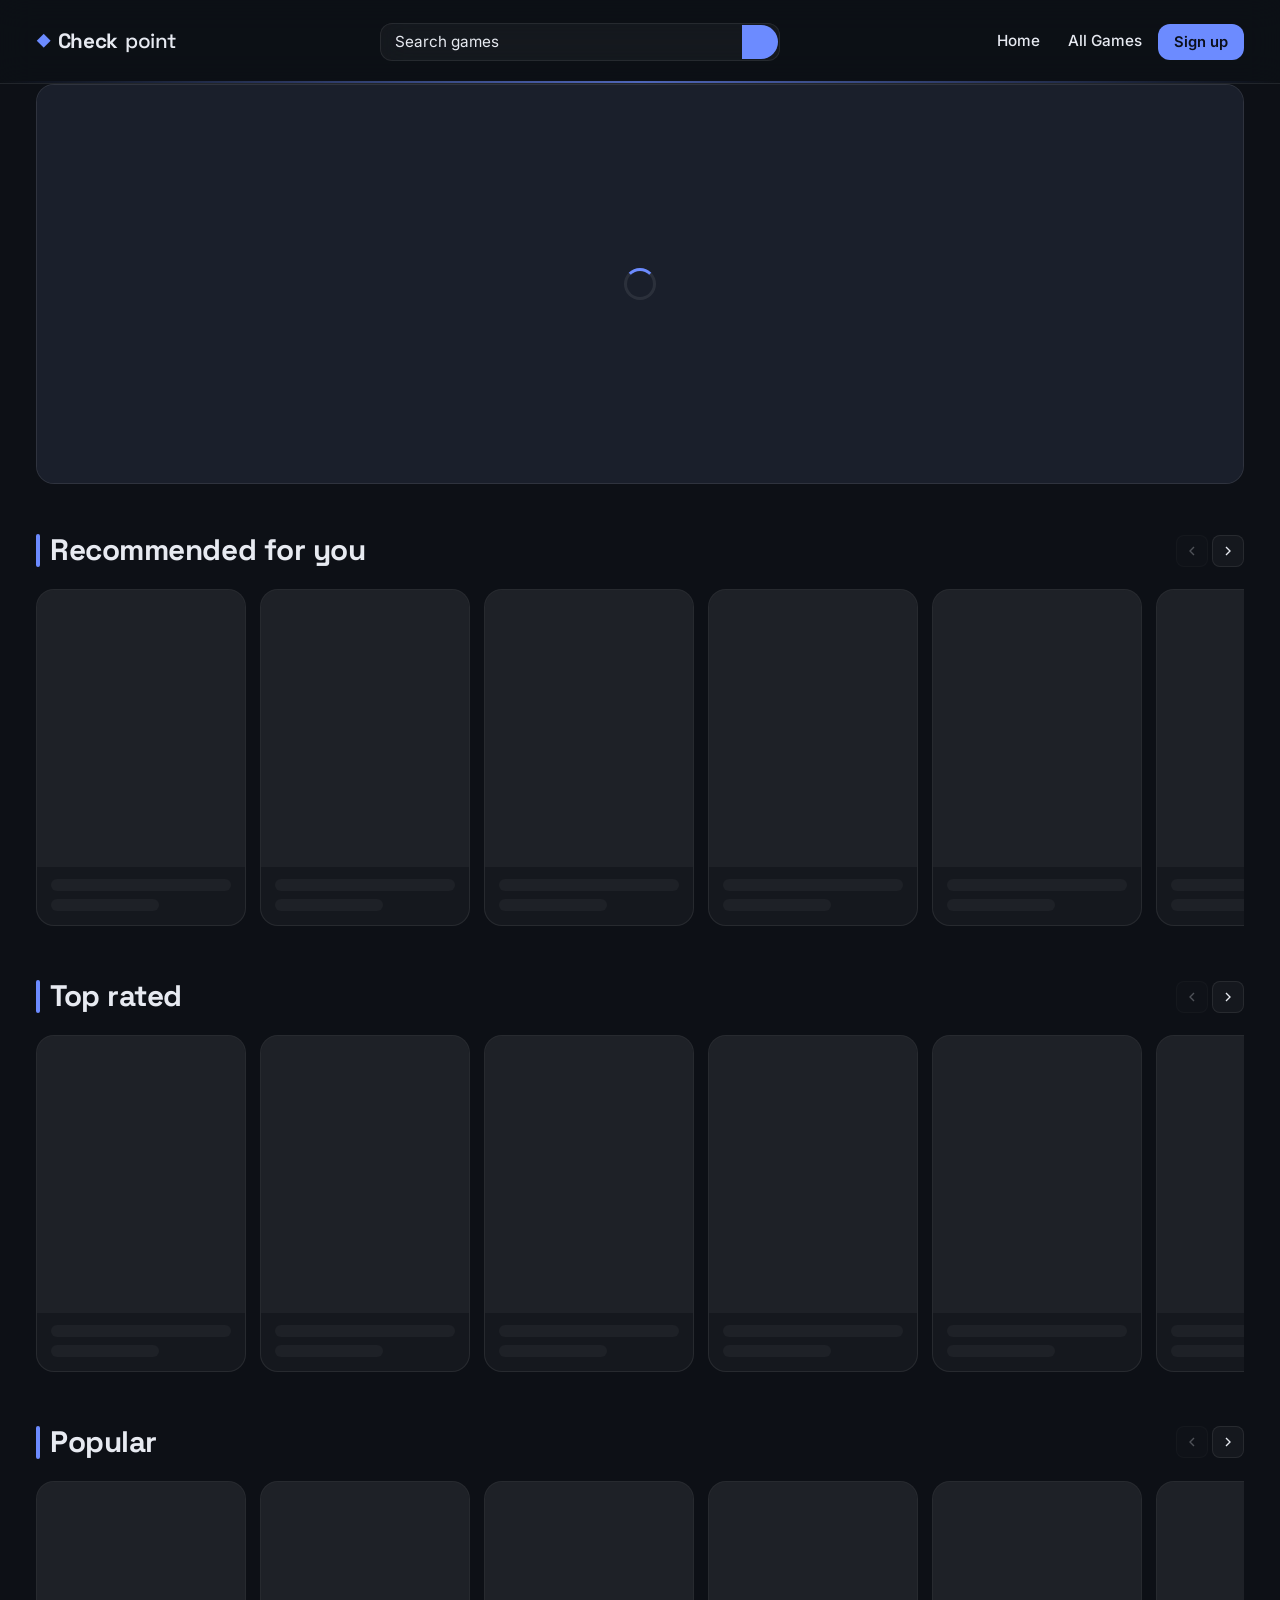
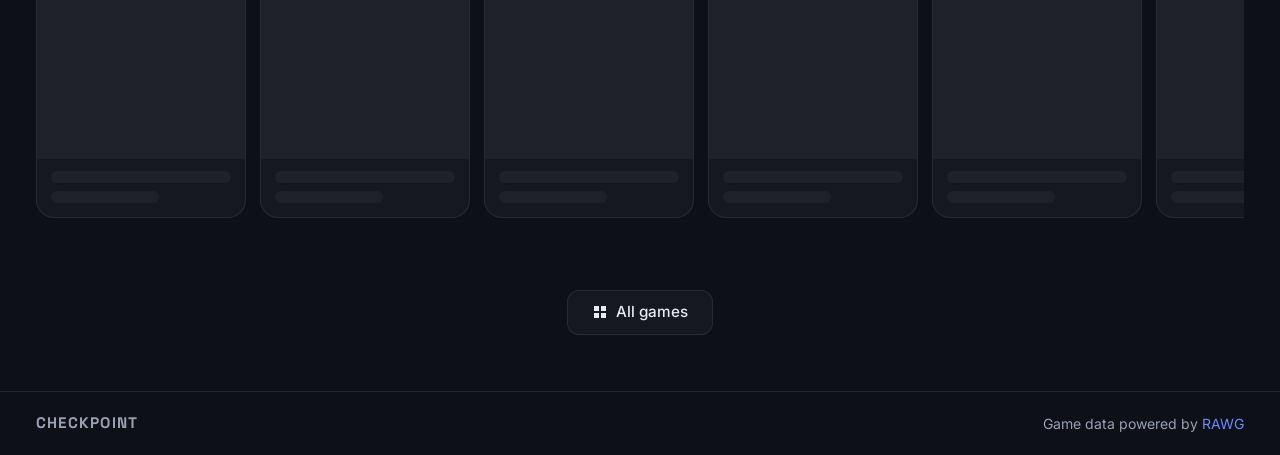
<file: index.html>
<!DOCTYPE html>
<html lang="en">
<head>
  <meta charset="UTF-8">
  <meta name="viewport" content="width=device-width, initial-scale=1.0">
  <title>Checkpoint - Game Reviews &amp; Ratings</title>
  <link rel="preconnect" href="https://fonts.googleapis.com">
  <link rel="preconnect" href="https://fonts.gstatic.com" crossorigin>
  <link href="https://fonts.googleapis.com/css2?family=Inter:wght@400;500;600;700;800&family=Space+Grotesk:wght@500;700&display=swap" rel="stylesheet">
  <link rel="stylesheet" href="css/styles.css">
  <link rel="stylesheet" href="css/theme.css">
  <link rel="icon" type="image/svg+xml" href="favicon.svg?v=2">
  <meta name="theme-color" content="#0d1016">
</head>
<body>
  <header>
    <div class="container">
      <a href="index.html" class="site-logo">Check<span>point</span></a>
      <div class="search-bar" role="search">
        <label for="search-input" class="sr-only" style="position:absolute;width:1px;height:1px;overflow:hidden;clip:rect(0,0,0,0);">Search games</label>
        <input type="search" id="search-input" placeholder="Search games" autocomplete="off">
        <button type="button" id="search-clear" class="search-clear" aria-label="Clear search" style="display:none;">&times;</button>
        <button type="button" id="search-btn" class="search-btn" aria-label="Search"><svg class="search-btn__icon" xmlns="http://www.w3.org/2000/svg" width="18" height="18" viewBox="0 0 24 24" fill="none" stroke="currentColor" stroke-width="2.5" stroke-linecap="round" stroke-linejoin="round" aria-hidden="true"><circle cx="11" cy="11" r="8"/><line x1="21" y1="21" x2="16.65" y2="16.65"/></svg></button>
      </div>
      <button type="button" id="nav-toggle" class="nav-toggle" aria-label="Menu" aria-expanded="false" aria-controls="main-nav">
        <span class="nav-toggle__bar"></span>
        <span class="nav-toggle__bar"></span>
        <span class="nav-toggle__bar"></span>
      </button>
      <nav id="main-nav" class="main-nav" aria-label="Main navigation">
        <a href="index.html" class="main-nav__link">Home</a>
        <a href="games.html" class="main-nav__link">All Games</a>

        <div id="auth-user-badge" class="auth-user-badge" style="display:none;">
          <button type="button" class="auth-user-badge__trigger" aria-haspopup="true" aria-expanded="false">
            <span class="auth-user-badge__avatar"></span>
            <span class="auth-user-badge__name profile-name-display"></span>
          </button>
          <div class="profile-dropdown">
            <a href="profile.html" class="profile-dropdown__item">My Profile</a>
            <a href="settings.html" class="profile-dropdown__item">Settings</a>
            <button type="button" class="profile-dropdown__item profile-dropdown__item--signout" data-auth-signout>Sign Out</button>
          </div>
        </div>
        <a href="auth.html" class="main-nav__auth">Sign up</a>
      </nav>
    </div>
  </header>

  <main class="container">
    <!-- Featured Hero Banner -->
    <div id="featured-hero" class="featured-hero" aria-label="Featured game">
      <div class="featured-hero__placeholder">
        <div class="spinner"></div>
      </div>
    </div>

    <!-- Recommendations Section -->
    <section id="recommendations-section" class="curated-section">
      <div class="curated-section__header">
        <h2 class="curated-section__title">Recommended for you</h2>
        <div class="curated-section__arrows">
          <button class="curated-section__arrow" data-dir="-1" aria-label="Scroll left" disabled>
            <svg viewBox="0 0 24 24" fill="none" stroke="currentColor" stroke-width="2"><path d="M15 18l-6-6 6-6"/></svg>
          </button>
          <button class="curated-section__arrow" data-dir="1" aria-label="Scroll right">
            <svg viewBox="0 0 24 24" fill="none" stroke="currentColor" stroke-width="2"><path d="M9 18l6-6-6-6"/></svg>
          </button>
        </div>
        <button class="recommendations-refresh" type="button" aria-label="Refresh recommendations" style="display:none;">
          <svg viewBox="0 0 24 24" fill="none" stroke="currentColor" stroke-width="2" width="18" height="18"><path d="M1 4v6h6"/><path d="M23 20v-6h-6"/><path d="M20.49 9A9 9 0 0 0 5.64 5.64L1 10m22 4l-4.64 4.36A9 9 0 0 1 3.51 15"/></svg>
        </button>
      </div>
      <div class="curated-grid" data-grid="recommendations">
        <div class="skeleton-shelf-card"><div class="skeleton-shelf-card__image"></div><div class="skeleton-shelf-card__body"><div class="skeleton-shelf-card__line"></div><div class="skeleton-shelf-card__line skeleton-shelf-card__line--short"></div></div></div>
        <div class="skeleton-shelf-card"><div class="skeleton-shelf-card__image"></div><div class="skeleton-shelf-card__body"><div class="skeleton-shelf-card__line"></div><div class="skeleton-shelf-card__line skeleton-shelf-card__line--short"></div></div></div>
        <div class="skeleton-shelf-card"><div class="skeleton-shelf-card__image"></div><div class="skeleton-shelf-card__body"><div class="skeleton-shelf-card__line"></div><div class="skeleton-shelf-card__line skeleton-shelf-card__line--short"></div></div></div>
        <div class="skeleton-shelf-card"><div class="skeleton-shelf-card__image"></div><div class="skeleton-shelf-card__body"><div class="skeleton-shelf-card__line"></div><div class="skeleton-shelf-card__line skeleton-shelf-card__line--short"></div></div></div>
        <div class="skeleton-shelf-card"><div class="skeleton-shelf-card__image"></div><div class="skeleton-shelf-card__body"><div class="skeleton-shelf-card__line"></div><div class="skeleton-shelf-card__line skeleton-shelf-card__line--short"></div></div></div>
        <div class="skeleton-shelf-card"><div class="skeleton-shelf-card__image"></div><div class="skeleton-shelf-card__body"><div class="skeleton-shelf-card__line"></div><div class="skeleton-shelf-card__line skeleton-shelf-card__line--short"></div></div></div>
      </div>
    </section>

    <!-- Top Rated Section -->
    <section class="curated-section">
      <div class="curated-section__header">
        <h2 class="curated-section__title">Top rated</h2>
        <div class="curated-section__arrows">
          <button class="curated-section__arrow" data-dir="-1" aria-label="Scroll left" disabled>
            <svg viewBox="0 0 24 24" fill="none" stroke="currentColor" stroke-width="2"><path d="M15 18l-6-6 6-6"/></svg>
          </button>
          <button class="curated-section__arrow" data-dir="1" aria-label="Scroll right">
            <svg viewBox="0 0 24 24" fill="none" stroke="currentColor" stroke-width="2"><path d="M9 18l6-6-6-6"/></svg>
          </button>
        </div>
      </div>
      <div class="curated-grid" data-grid="top-rated">
        <div class="skeleton-shelf-card"><div class="skeleton-shelf-card__image"></div><div class="skeleton-shelf-card__body"><div class="skeleton-shelf-card__line"></div><div class="skeleton-shelf-card__line skeleton-shelf-card__line--short"></div></div></div>
        <div class="skeleton-shelf-card"><div class="skeleton-shelf-card__image"></div><div class="skeleton-shelf-card__body"><div class="skeleton-shelf-card__line"></div><div class="skeleton-shelf-card__line skeleton-shelf-card__line--short"></div></div></div>
        <div class="skeleton-shelf-card"><div class="skeleton-shelf-card__image"></div><div class="skeleton-shelf-card__body"><div class="skeleton-shelf-card__line"></div><div class="skeleton-shelf-card__line skeleton-shelf-card__line--short"></div></div></div>
        <div class="skeleton-shelf-card"><div class="skeleton-shelf-card__image"></div><div class="skeleton-shelf-card__body"><div class="skeleton-shelf-card__line"></div><div class="skeleton-shelf-card__line skeleton-shelf-card__line--short"></div></div></div>
        <div class="skeleton-shelf-card"><div class="skeleton-shelf-card__image"></div><div class="skeleton-shelf-card__body"><div class="skeleton-shelf-card__line"></div><div class="skeleton-shelf-card__line skeleton-shelf-card__line--short"></div></div></div>
        <div class="skeleton-shelf-card"><div class="skeleton-shelf-card__image"></div><div class="skeleton-shelf-card__body"><div class="skeleton-shelf-card__line"></div><div class="skeleton-shelf-card__line skeleton-shelf-card__line--short"></div></div></div>
      </div>
    </section>

    <!-- Popular Section -->
    <section class="curated-section">
      <div class="curated-section__header">
        <h2 class="curated-section__title">Popular</h2>
        <div class="curated-section__arrows">
          <button class="curated-section__arrow" data-dir="-1" aria-label="Scroll left" disabled>
            <svg viewBox="0 0 24 24" fill="none" stroke="currentColor" stroke-width="2"><path d="M15 18l-6-6 6-6"/></svg>
          </button>
          <button class="curated-section__arrow" data-dir="1" aria-label="Scroll right">
            <svg viewBox="0 0 24 24" fill="none" stroke="currentColor" stroke-width="2"><path d="M9 18l6-6-6-6"/></svg>
          </button>
        </div>
      </div>
      <div class="curated-grid" data-grid="popular">
        <div class="skeleton-shelf-card"><div class="skeleton-shelf-card__image"></div><div class="skeleton-shelf-card__body"><div class="skeleton-shelf-card__line"></div><div class="skeleton-shelf-card__line skeleton-shelf-card__line--short"></div></div></div>
        <div class="skeleton-shelf-card"><div class="skeleton-shelf-card__image"></div><div class="skeleton-shelf-card__body"><div class="skeleton-shelf-card__line"></div><div class="skeleton-shelf-card__line skeleton-shelf-card__line--short"></div></div></div>
        <div class="skeleton-shelf-card"><div class="skeleton-shelf-card__image"></div><div class="skeleton-shelf-card__body"><div class="skeleton-shelf-card__line"></div><div class="skeleton-shelf-card__line skeleton-shelf-card__line--short"></div></div></div>
        <div class="skeleton-shelf-card"><div class="skeleton-shelf-card__image"></div><div class="skeleton-shelf-card__body"><div class="skeleton-shelf-card__line"></div><div class="skeleton-shelf-card__line skeleton-shelf-card__line--short"></div></div></div>
        <div class="skeleton-shelf-card"><div class="skeleton-shelf-card__image"></div><div class="skeleton-shelf-card__body"><div class="skeleton-shelf-card__line"></div><div class="skeleton-shelf-card__line skeleton-shelf-card__line--short"></div></div></div>
        <div class="skeleton-shelf-card"><div class="skeleton-shelf-card__image"></div><div class="skeleton-shelf-card__body"><div class="skeleton-shelf-card__line"></div><div class="skeleton-shelf-card__line skeleton-shelf-card__line--short"></div></div></div>
      </div>
    </section>

    <div class="curated-cta">
      <a href="games.html" id="all-games-btn" class="all-games-btn">
        <svg width="16" height="16" viewBox="0 0 16 16" fill="none" aria-hidden="true"><path d="M2 2h5v5H2V2zm7 0h5v5H9V2zM2 9h5v5H2V9zm7 0h5v5H9V9z" fill="currentColor"/></svg>
        All games
      </a>
    </div>
  </main>

  <footer>
    <div class="container">
      <a href="index.html" class="footer-logo">CHECKPOINT</a>
      <p>Game data powered by <a href="https://rawg.io" target="_blank" rel="noopener noreferrer">RAWG</a></p>
    </div>
  </footer>

  <script src="js/profile-menu.js?v=1" defer></script>
  <script type="module" src="js/auth-guard.js?v=4.1"></script>
  <script type="module" src="js/app.js?v=4.0"></script>
  <script>
    setTimeout(function () {
      if (!window.__checkpointBooted) {
        var hero = document.getElementById("featured-hero");
        if (hero) {
          hero.innerHTML = "";
          var wrapper = document.createElement("div");
          wrapper.style.textAlign = "center";
          wrapper.style.padding = "3rem 1rem";

          var msg = document.createElement("p");
          msg.textContent = "Something went wrong while loading Checkpoint. Please refresh the page. If it keeps happening, try again later.";
          msg.style.marginBottom = "1rem";

          var btn = document.createElement("button");
          btn.textContent = "Refresh";
          btn.style.padding = "0.6rem 1.4rem";
          btn.style.fontSize = "1rem";
          btn.style.cursor = "pointer";
          btn.addEventListener("click", function () { location.reload(); });

          wrapper.appendChild(msg);
          wrapper.appendChild(btn);
          hero.appendChild(wrapper);
        }
      }
    }, 6000);
  </script>
</body>
</html>
</file>
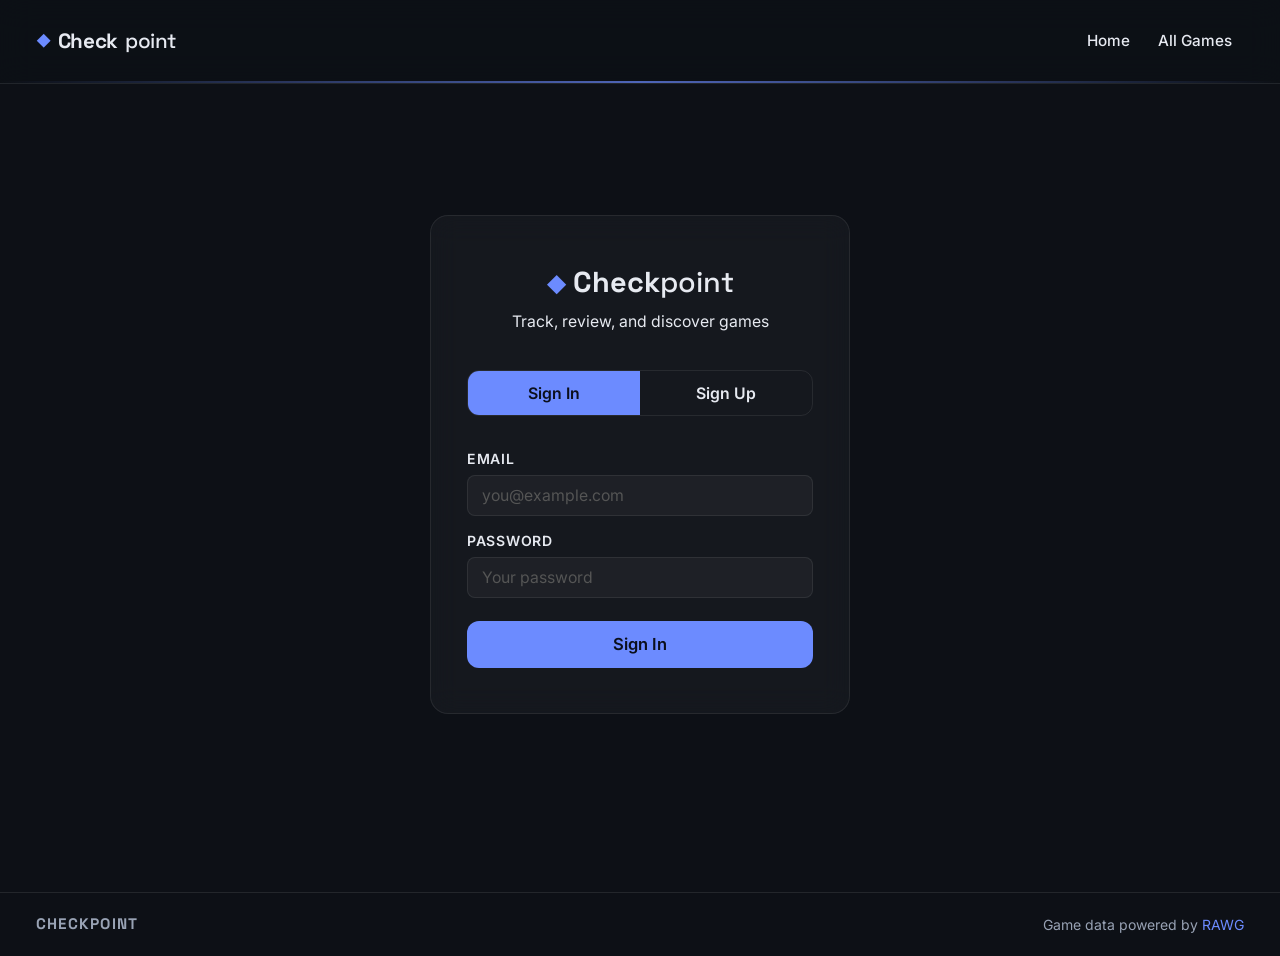
<file: auth.html>
<!DOCTYPE html>
<html lang="en">
<head>
  <meta charset="UTF-8">
  <meta name="viewport" content="width=device-width, initial-scale=1.0">
  <title>Sign In / Sign Up - Checkpoint</title>
  <link rel="preconnect" href="https://fonts.googleapis.com">
  <link rel="preconnect" href="https://fonts.gstatic.com" crossorigin>
  <link href="https://fonts.googleapis.com/css2?family=Inter:wght@400;500;600;700;800&family=Space+Grotesk:wght@500;700&display=swap" rel="stylesheet">
  <link rel="stylesheet" href="css/styles.css">
  <link rel="stylesheet" href="css/theme.css">
  <link rel="icon" type="image/svg+xml" href="favicon.svg?v=2">
  <meta name="theme-color" content="#0d1016">
</head>
<body>
  <header>
    <div class="container">
      <a href="index.html" class="site-logo">Check<span>point</span></a>
      <div class="search-bar" role="search" style="display:none;"></div>
      <button type="button" id="nav-toggle" class="nav-toggle" aria-label="Menu" aria-expanded="false" aria-controls="main-nav">
        <span class="nav-toggle__bar"></span>
        <span class="nav-toggle__bar"></span>
        <span class="nav-toggle__bar"></span>
      </button>
      <nav id="main-nav" class="main-nav" aria-label="Main navigation">
        <a href="index.html" class="main-nav__link">Home</a>
        <a href="games.html" class="main-nav__link">All Games</a>

      </nav>
    </div>
  </header>

  <main class="auth-page">
    <div class="auth-card">
      <a href="index.html" class="auth-card__logo">Check<span>point</span></a>
      <p class="auth-card__subtitle">Track, review, and discover games</p>

      <!-- Tabs -->
      <div class="auth-tabs">
        <button class="auth-tabs__tab auth-tabs__tab--active" data-tab="login" type="button">Sign In</button>
        <button class="auth-tabs__tab" data-tab="signup" type="button">Sign Up</button>
      </div>

      <!-- Sign In Form -->
      <form id="login-form" class="auth-form is-active" novalidate>
        <div class="form-group">
          <label for="login-email">Email</label>
          <input type="email" id="login-email" placeholder="you@example.com" autocomplete="email" required>
          <div class="form-error" id="login-email-error"></div>
        </div>
        <div class="form-group">
          <label for="login-password">Password</label>
          <input type="password" id="login-password" placeholder="Your password" autocomplete="current-password" required>
          <div class="form-error" id="login-password-error"></div>
        </div>
        <button type="submit" class="auth-form__submit" id="login-submit">Sign In</button>
        <div class="auth-message" id="login-message"></div>
      </form>

      <!-- Sign Up Form -->
      <form id="signup-form" class="auth-form" novalidate>
        <fieldset class="form-section">
          <legend class="form-section__legend">Public Profile</legend>
          <div class="form-group">
            <label for="signup-username">Username</label>
            <input type="text" id="signup-username" placeholder="Username" autocomplete="username" pattern="[a-zA-Z0-9_]+" maxlength="20" required>
            <div class="form-helper">This name will be displayed publicly on your reviews and lists.</div>
            <div class="form-error" id="signup-username-error"></div>
          </div>
        </fieldset>

        <fieldset class="form-section">
          <legend class="form-section__legend">Account Details (Private)</legend>
          <div class="form-group">
            <label for="signup-email">Email</label>
            <input type="email" id="signup-email" placeholder="you@example.com" autocomplete="email" required>
            <div class="form-error" id="signup-email-error"></div>
          </div>
          <div class="form-group">
            <label for="signup-password">Password</label>
            <input type="password" id="signup-password" placeholder="Min 6 characters" autocomplete="new-password" required>
            <div class="form-error" id="signup-password-error"></div>
          </div>
          <div class="form-group">
            <label for="signup-confirm">Confirm Password</label>
            <input type="password" id="signup-confirm" placeholder="Repeat your password" autocomplete="new-password" required>
            <div class="form-error" id="signup-confirm-error"></div>
          </div>
        </fieldset>

        <button type="submit" class="auth-form__submit" id="signup-submit">Create Account</button>
        <div class="auth-message" id="signup-message"></div>
      </form>

      <!-- Logged-in state -->
      <div id="logged-in-view" class="auth-logged-in" style="display:none;">
        <p style="color:var(--text-muted);margin-bottom:0.5rem;">You are signed in as</p>
        <p class="auth-logged-in__email" id="logged-in-email"></p>
        <button type="button" class="auth-logged-in__btn" id="sign-out-btn">Sign Out</button>
      </div>
    </div>
  </main>

  <footer>
    <div class="container">
      <a href="index.html" class="footer-logo">CHECKPOINT</a>
      <p>Game data powered by <a href="https://rawg.io" target="_blank" rel="noopener noreferrer">RAWG</a></p>
    </div>
  </footer>

  <script type="module">
    import { supabase } from "./js/supabase-client.js";

    // --- DOM refs ---
    const tabs          = document.querySelectorAll(".auth-tabs__tab");
    const loginForm     = document.getElementById("login-form");
    const signupForm    = document.getElementById("signup-form");
    const loggedInView  = document.getElementById("logged-in-view");
    const loggedInEmail = document.getElementById("logged-in-email");
    const signOutBtn    = document.getElementById("sign-out-btn");

    // --- Tab switching ---
    tabs.forEach(tab => {
      tab.addEventListener("click", () => {
        tabs.forEach(t => t.classList.remove("auth-tabs__tab--active"));
        tab.classList.add("auth-tabs__tab--active");

        const target = tab.dataset.tab;
        loginForm.classList.toggle("is-active", target === "login");
        signupForm.classList.toggle("is-active", target === "signup");

        clearMessages();
      });
    });

    // --- Open tab from URL query param ---
    const initialTab = new URLSearchParams(location.search).get("tab");
    if (initialTab === "signup") {
      document.querySelector('.auth-tabs__tab[data-tab="signup"]')?.click();
    }

    // --- Validation helpers ---
    function isValidEmail(email) {
      return /^[^\s@]+@[^\s@]+\.[^\s@]+$/.test(email);
    }

    function showError(inputId, errorId, message) {
      const errorEl = document.getElementById(errorId);
      errorEl.textContent = message;
      errorEl.classList.add("visible");
    }

    function clearError(errorId) {
      const errorEl = document.getElementById(errorId);
      errorEl.classList.remove("visible");
      errorEl.textContent = "";
    }

    function showMessage(elementId, message, type) {
      const el = document.getElementById(elementId);
      el.textContent = message;
      el.className = "auth-message visible auth-message--" + type;
    }

    function clearMessages() {
      document.querySelectorAll(".auth-message").forEach(m => {
        m.classList.remove("visible");
        m.textContent = "";
      });
      document.querySelectorAll(".form-error").forEach(e => {
        e.classList.remove("visible");
        e.textContent = "";
      });
    }

    function setLoading(btnId, loading) {
      const btn = document.getElementById(btnId);
      btn.disabled = loading;
      btn.textContent = loading ? "Please wait..." : btn.dataset.originalText || btn.textContent;
    }

    // Save original button text
    document.getElementById("login-submit").dataset.originalText = "Sign In";
    document.getElementById("signup-submit").dataset.originalText = "Create Account";

    // --- Login ---
    loginForm.addEventListener("submit", async (e) => {
      e.preventDefault();
      clearMessages();

      const email = document.getElementById("login-email").value.trim();
      const password = document.getElementById("login-password").value;

      let hasError = false;

      if (!email || !isValidEmail(email)) {
        showError("login-email", "login-email-error", "Please enter a valid email address.");
        hasError = true;
      } else {
        clearError("login-email-error");
      }

      if (!password) {
        showError("login-password", "login-password-error", "Password is required.");
        hasError = true;
      } else {
        clearError("login-password-error");
      }

      if (hasError) return;

      setLoading("login-submit", true);

      const { data, error } = await supabase.auth.signInWithPassword({ email, password });

      setLoading("login-submit", false);

      if (error) {
        showMessage("login-message", error.message, "error");
        return;
      }

      showMessage("login-message", "Signed in successfully!", "success");
    });

    // --- Signup ---
    signupForm.addEventListener("submit", async (e) => {
      e.preventDefault();
      clearMessages();

      const username = document.getElementById("signup-username").value.trim();
      const email    = document.getElementById("signup-email").value.trim();
      const password = document.getElementById("signup-password").value;
      const confirm  = document.getElementById("signup-confirm").value;

      let hasError = false;

      if (!username) {
        showError("signup-username", "signup-username-error", "Username is required.");
        hasError = true;
      } else if (!/^[a-zA-Z0-9_]+$/.test(username)) {
        showError("signup-username", "signup-username-error", "Only letters, numbers, and underscores allowed.");
        hasError = true;
      } else if (username.length > 20) {
        showError("signup-username", "signup-username-error", "Username must be 20 characters or less.");
        hasError = true;
      } else {
        clearError("signup-username-error");
      }

      if (!email || !isValidEmail(email)) {
        showError("signup-email", "signup-email-error", "Please enter a valid email address.");
        hasError = true;
      } else {
        clearError("signup-email-error");
      }

      if (!password || password.length < 6) {
        showError("signup-password", "signup-password-error", "Password must be at least 6 characters.");
        hasError = true;
      } else {
        clearError("signup-password-error");
      }

      if (password !== confirm) {
        showError("signup-confirm", "signup-confirm-error", "Passwords do not match.");
        hasError = true;
      } else {
        clearError("signup-confirm-error");
      }

      if (hasError) return;

      setLoading("signup-submit", true);

      const { data, error } = await supabase.auth.signUp({
        email,
        password,
        options: {
          data: {
            username
          }
        }
      });

      setLoading("signup-submit", false);

      if (error) {
        showMessage("signup-message", error.message, "error");
        return;
      }

      if (data.user && data.user.identities && data.user.identities.length === 0) {
        showMessage("signup-message", "An account with this email already exists.", "error");
        return;
      }

      showMessage("signup-message", "Account created! Check your email to confirm.", "success");
    });

    // --- Sign out ---
    signOutBtn.addEventListener("click", async () => {
      await supabase.auth.signOut();
    });

    // --- Auth state listener ---
    supabase.auth.onAuthStateChange((event, session) => {
      console.log("Auth event:", event);

      if (session) {
        console.log("User:", session.user.email);
        loginForm.style.display = "none";
        signupForm.style.display = "none";
        document.querySelector(".auth-tabs").style.display = "none";
        loggedInView.style.display = "block";
        loggedInEmail.textContent = session.user.email;
      } else {
        console.log("No active session");
        loginForm.style.display = "";
        signupForm.style.display = "";
        document.querySelector(".auth-tabs").style.display = "";
        loggedInView.style.display = "none";

        // Restore correct active tab
        const activeTab = document.querySelector(".auth-tabs__tab--active");
        if (activeTab) {
          const target = activeTab.dataset.tab;
          loginForm.classList.toggle("is-active", target === "login");
          signupForm.classList.toggle("is-active", target === "signup");
        }
      }
    });

    // --- Check initial session ---
    const { data: { session } } = await supabase.auth.getSession();
    if (session) {
      loginForm.style.display = "none";
      signupForm.style.display = "none";
      document.querySelector(".auth-tabs").style.display = "none";
      loggedInView.style.display = "block";
      loggedInEmail.textContent = session.user.email;
    }

    // --- Mobile nav toggle ---
    const navToggle = document.getElementById("nav-toggle");
    const mainNav   = document.getElementById("main-nav");
    navToggle.addEventListener("click", () => {
      const expanded = navToggle.getAttribute("aria-expanded") === "true";
      navToggle.setAttribute("aria-expanded", String(!expanded));
      mainNav.classList.toggle("is-open");
    });
  </script>
</body>
</html>
</file>
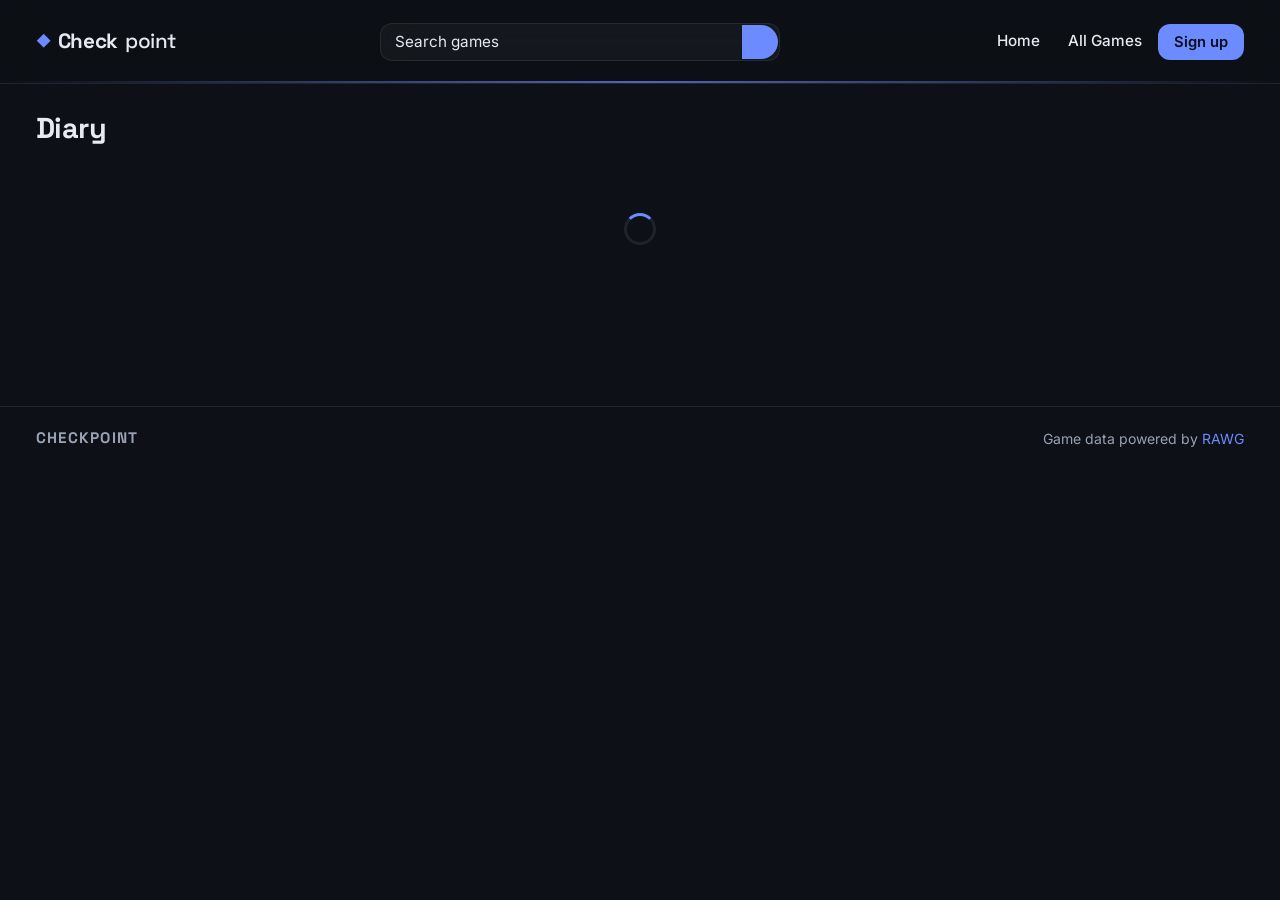
<file: diary.html>
<!DOCTYPE html>
<html lang="en">
<head>
  <meta charset="UTF-8">
  <meta name="viewport" content="width=device-width, initial-scale=1.0">
  <title>Diary - Checkpoint</title>
  <link rel="preconnect" href="https://fonts.googleapis.com">
  <link rel="preconnect" href="https://fonts.gstatic.com" crossorigin>
  <link href="https://fonts.googleapis.com/css2?family=Inter:wght@400;500;600;700;800&family=Space+Grotesk:wght@500;700&display=swap" rel="stylesheet">
  <link rel="stylesheet" href="css/styles.css">
  <link rel="stylesheet" href="css/theme.css">
  <link rel="icon" type="image/svg+xml" href="favicon.svg?v=2">
  <meta name="theme-color" content="#0d1016">
</head>
<body>
  <header>
    <div class="container">
      <a href="index.html" class="site-logo">Check<span>point</span></a>
      <div class="search-bar" role="search">
        <label for="search-input" class="sr-only" style="position:absolute;width:1px;height:1px;overflow:hidden;clip:rect(0,0,0,0);">Search games</label>
        <input type="search" id="search-input" placeholder="Search games" autocomplete="off">
        <button type="button" id="search-clear" class="search-clear" aria-label="Clear search" style="display:none;">&times;</button>
        <button type="button" id="search-btn" class="search-btn" aria-label="Search"><svg class="search-btn__icon" xmlns="http://www.w3.org/2000/svg" width="18" height="18" viewBox="0 0 24 24" fill="none" stroke="currentColor" stroke-width="2.5" stroke-linecap="round" stroke-linejoin="round" aria-hidden="true"><circle cx="11" cy="11" r="8"/><line x1="21" y1="21" x2="16.65" y2="16.65"/></svg></button>
      </div>
      <button type="button" id="nav-toggle" class="nav-toggle" aria-label="Menu" aria-expanded="false" aria-controls="main-nav">
        <span class="nav-toggle__bar"></span>
        <span class="nav-toggle__bar"></span>
        <span class="nav-toggle__bar"></span>
      </button>
      <nav id="main-nav" class="main-nav" aria-label="Main navigation">
        <a href="index.html" class="main-nav__link">Home</a>
        <a href="games.html" class="main-nav__link">All Games</a>

        <div id="auth-user-badge" class="auth-user-badge" style="display:none;">
          <button type="button" class="auth-user-badge__trigger" aria-haspopup="true" aria-expanded="false">
            <span class="auth-user-badge__avatar">&#128100;</span>
            <span class="auth-user-badge__name profile-name-display"></span>
          </button>
          <div class="profile-dropdown">
            <a href="profile.html" class="profile-dropdown__item">My Profile</a>
            <a href="settings.html" class="profile-dropdown__item">Settings</a>
            <button type="button" class="profile-dropdown__item profile-dropdown__item--signout" data-auth-signout>Sign Out</button>
          </div>
        </div>
        <a href="auth.html" class="main-nav__auth">Sign up</a>
      </nav>
    </div>
  </header>

  <main class="container">
    <div class="guest-prompt" data-auth="guest">
      <svg class="guest-prompt__icon" xmlns="http://www.w3.org/2000/svg" width="28" height="28" viewBox="0 0 24 24" fill="none" stroke="currentColor" stroke-width="2" stroke-linecap="round" stroke-linejoin="round" aria-hidden="true">
        <rect x="3" y="11" width="18" height="11" rx="2"/><path d="M7 11V7a5 5 0 0 1 10 0v4"/>
      </svg>
      <h2 class="guest-prompt__title">Sign in to view your diary</h2>
      <p class="guest-prompt__text">Log in or create an account to see a daily log of games you've played.</p>
      <div class="guest-prompt__actions">
        <a href="auth.html" class="guest-prompt__btn guest-prompt__btn--primary">Log in</a>
        <a href="auth.html?tab=signup" class="guest-prompt__btn guest-prompt__btn--ghost">Sign up</a>
      </div>
    </div>

    <div class="diary-header">
      <h1 class="diary-header__title">Diary</h1>
      <p class="diary-header__date" id="diary-date"></p>
    </div>

    <div class="diary-loading" id="diary-loading">
      <div class="spinner"></div>
    </div>

    <div id="diary-list" aria-live="polite"></div>
  </main>

  <footer>
    <div class="container">
      <a href="index.html" class="footer-logo">CHECKPOINT</a>
      <p>Game data powered by <a href="https://rawg.io" target="_blank" rel="noopener noreferrer">RAWG</a></p>
    </div>
  </footer>

  <script src="js/profile-menu.js?v=1" defer></script>
  <script type="module" src="js/auth-guard.js?v=4.1"></script>
  <script type="module" src="js/app.js?v=4.0"></script>
  <script type="module" src="js/diary.js?v=1"></script>
</body>
</html>
</file>
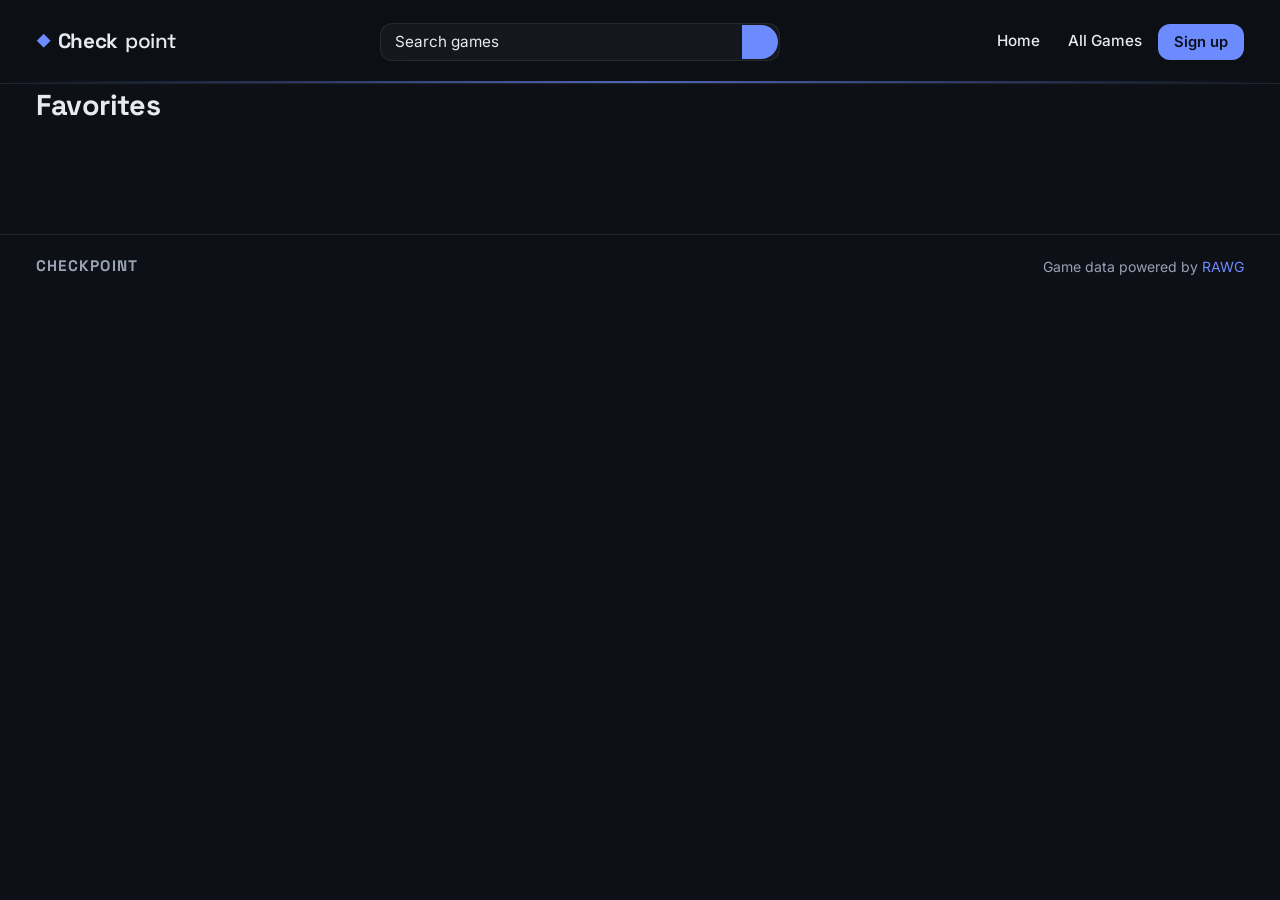
<file: favorites.html>
<!DOCTYPE html>
<html lang="en">
<head>
  <meta charset="UTF-8">
  <meta name="viewport" content="width=device-width, initial-scale=1.0">
  <title>Favorites - Checkpoint</title>
  <link rel="preconnect" href="https://fonts.googleapis.com">
  <link rel="preconnect" href="https://fonts.gstatic.com" crossorigin>
  <link href="https://fonts.googleapis.com/css2?family=Inter:wght@400;500;600;700;800&family=Space+Grotesk:wght@500;700&display=swap" rel="stylesheet">
  <link rel="stylesheet" href="css/styles.css">
  <link rel="stylesheet" href="css/theme.css">
  <link rel="icon" type="image/svg+xml" href="favicon.svg?v=2">
  <meta name="theme-color" content="#0d1016">
</head>
<body>
  <header>
    <div class="container">
      <a href="index.html" class="site-logo">Check<span>point</span></a>
      <div class="search-bar" role="search">
        <label for="search-input" class="sr-only" style="position:absolute;width:1px;height:1px;overflow:hidden;clip:rect(0,0,0,0);">Search games</label>
        <input type="search" id="search-input" placeholder="Search games" autocomplete="off">
        <button type="button" id="search-clear" class="search-clear" aria-label="Clear search" style="display:none;">&times;</button>
        <button type="button" id="search-btn" class="search-btn" aria-label="Search"><svg class="search-btn__icon" xmlns="http://www.w3.org/2000/svg" width="18" height="18" viewBox="0 0 24 24" fill="none" stroke="currentColor" stroke-width="2.5" stroke-linecap="round" stroke-linejoin="round" aria-hidden="true"><circle cx="11" cy="11" r="8"/><line x1="21" y1="21" x2="16.65" y2="16.65"/></svg></button>
      </div>
      <button type="button" id="nav-toggle" class="nav-toggle" aria-label="Menu" aria-expanded="false" aria-controls="main-nav">
        <span class="nav-toggle__bar"></span>
        <span class="nav-toggle__bar"></span>
        <span class="nav-toggle__bar"></span>
      </button>
      <nav id="main-nav" class="main-nav" aria-label="Main navigation">
        <a href="index.html" class="main-nav__link">Home</a>
        <a href="games.html" class="main-nav__link">All Games</a>

        <div id="auth-user-badge" class="auth-user-badge" style="display:none;">
          <button type="button" class="auth-user-badge__trigger" aria-haspopup="true" aria-expanded="false">
            <span class="auth-user-badge__avatar">👤</span>
            <span class="auth-user-badge__name profile-name-display"></span>
          </button>
          <div class="profile-dropdown">
            <a href="profile.html" class="profile-dropdown__item">My Profile</a>
            <a href="settings.html" class="profile-dropdown__item">Settings</a>
            <button type="button" class="profile-dropdown__item profile-dropdown__item--signout" data-auth-signout>Sign Out</button>
          </div>
        </div>
        <a href="auth.html" class="main-nav__auth">Sign up</a>
      </nav>
    </div>
  </header>

  <main class="container">
    <div class="guest-prompt" data-auth="guest">
      <svg class="guest-prompt__icon" xmlns="http://www.w3.org/2000/svg" width="28" height="28" viewBox="0 0 24 24" fill="none" stroke="currentColor" stroke-width="2" stroke-linecap="round" stroke-linejoin="round" aria-hidden="true">
        <rect x="3" y="11" width="18" height="11" rx="2"/><path d="M7 11V7a5 5 0 0 1 10 0v4"/>
      </svg>
      <h2 class="guest-prompt__title">Sign in to save your favorites</h2>
      <p class="guest-prompt__text">Log in or create an account to save and sync your favorite games across devices.</p>
      <div class="guest-prompt__actions">
        <a href="auth.html" class="guest-prompt__btn guest-prompt__btn--primary">Log in</a>
        <a href="auth.html?tab=signup" class="guest-prompt__btn guest-prompt__btn--ghost">Sign up</a>
      </div>
    </div>
    <h1 class="played-header__title">Favorites</h1>
    <div id="favorites-grid" class="game-grid" aria-live="polite"></div>
  </main>

  <footer>
    <div class="container">
      <a href="index.html" class="footer-logo">CHECKPOINT</a>
      <p>Game data powered by <a href="https://rawg.io" target="_blank" rel="noopener noreferrer">RAWG</a></p>
    </div>
  </footer>

  <script src="js/profile-menu.js?v=1" defer></script>
  <script type="module" src="js/auth-guard.js?v=4.1"></script>
  <script type="module" src="js/app.js?v=4.1"></script>
</body>
</html>
</file>
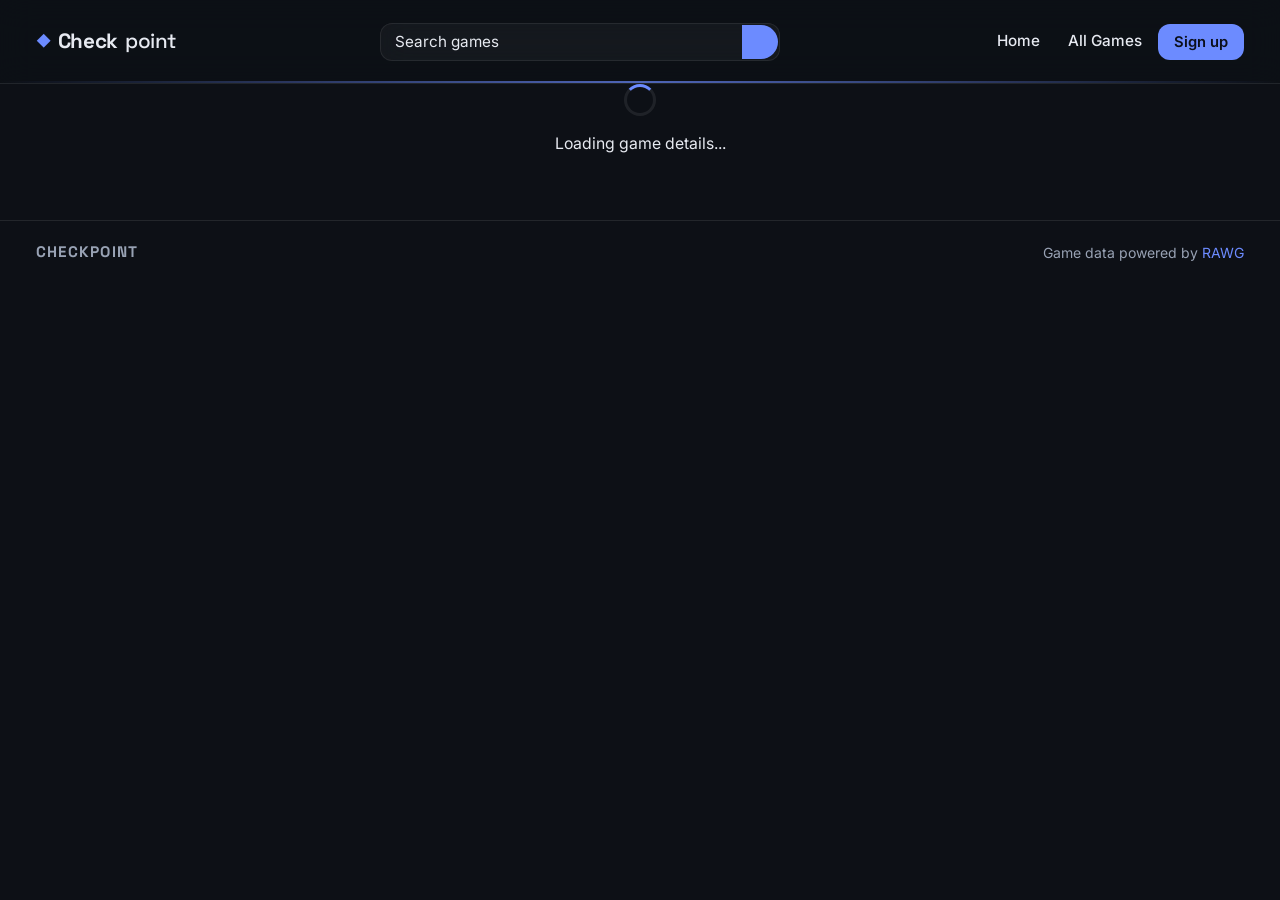
<file: game.html>
<!DOCTYPE html>
<html lang="en">
<head>
  <meta charset="UTF-8">
  <meta name="viewport" content="width=device-width, initial-scale=1.0">
  <title>Game Details - Checkpoint</title>
  <link rel="preconnect" href="https://fonts.googleapis.com">
  <link rel="preconnect" href="https://fonts.gstatic.com" crossorigin>
  <link href="https://fonts.googleapis.com/css2?family=Inter:wght@400;500;600;700;800&family=Space+Grotesk:wght@500;700&display=swap" rel="stylesheet">
  <link rel="stylesheet" href="css/styles.css">
  <link rel="stylesheet" href="css/theme.css">
  <link rel="icon" type="image/svg+xml" href="favicon.svg?v=2">
  <meta name="theme-color" content="#0d1016">
</head>
<body>
  <header>
    <div class="container">
      <a href="index.html" class="site-logo">Check<span>point</span></a>
      <div class="search-bar" role="search">
        <label for="search-input" class="sr-only" style="position:absolute;width:1px;height:1px;overflow:hidden;clip:rect(0,0,0,0);">Search games</label>
        <input type="search" id="search-input" placeholder="Search games" autocomplete="off">
        <button type="button" id="search-clear" class="search-clear" aria-label="Clear search" style="display:none;">&times;</button>
        <button type="button" id="search-btn" class="search-btn" aria-label="Search"><svg class="search-btn__icon" xmlns="http://www.w3.org/2000/svg" width="18" height="18" viewBox="0 0 24 24" fill="none" stroke="currentColor" stroke-width="2.5" stroke-linecap="round" stroke-linejoin="round" aria-hidden="true"><circle cx="11" cy="11" r="8"/><line x1="21" y1="21" x2="16.65" y2="16.65"/></svg></button>
      </div>
      <button type="button" id="nav-toggle" class="nav-toggle" aria-label="Menu" aria-expanded="false" aria-controls="main-nav">
        <span class="nav-toggle__bar"></span>
        <span class="nav-toggle__bar"></span>
        <span class="nav-toggle__bar"></span>
      </button>
      <nav id="main-nav" class="main-nav" aria-label="Main navigation">
        <a href="index.html" class="main-nav__link">Home</a>
        <a href="games.html" class="main-nav__link">All Games</a>

        <div id="auth-user-badge" class="auth-user-badge" style="display:none;">
          <button type="button" class="auth-user-badge__trigger" aria-haspopup="true" aria-expanded="false">
            <span class="auth-user-badge__avatar">👤</span>
            <span class="auth-user-badge__name profile-name-display"></span>
          </button>
          <div class="profile-dropdown">
            <a href="profile.html" class="profile-dropdown__item">My Profile</a>
            <a href="settings.html" class="profile-dropdown__item">Settings</a>
            <button type="button" class="profile-dropdown__item profile-dropdown__item--signout" data-auth-signout>Sign Out</button>
          </div>
        </div>
        <a href="auth.html" class="main-nav__auth">Sign up</a>
      </nav>
    </div>
  </header>

  <main class="container" id="game-content">
    <div id="game-detail-loading">
      <div class="spinner"></div>
      <p class="status-message">Loading game details...</p>
    </div>
    <div id="game-detail-error" style="display:none;"></div>
    <div id="game-detail" style="display:none;"></div>
    <div id="reviews-section" style="display:none;"></div>
  </main>

  <footer>
    <div class="container">
      <a href="index.html" class="footer-logo">CHECKPOINT</a>
      <p>Game data powered by <a href="https://rawg.io" target="_blank" rel="noopener noreferrer">RAWG</a></p>
    </div>
  </footer>

  <script src="js/profile-menu.js?v=1" defer></script>
  <script type="module" src="js/auth-guard.js?v=4.1"></script>
  <script type="module" src="js/app.js?v=4.0"></script>
</body>
</html>
</file>
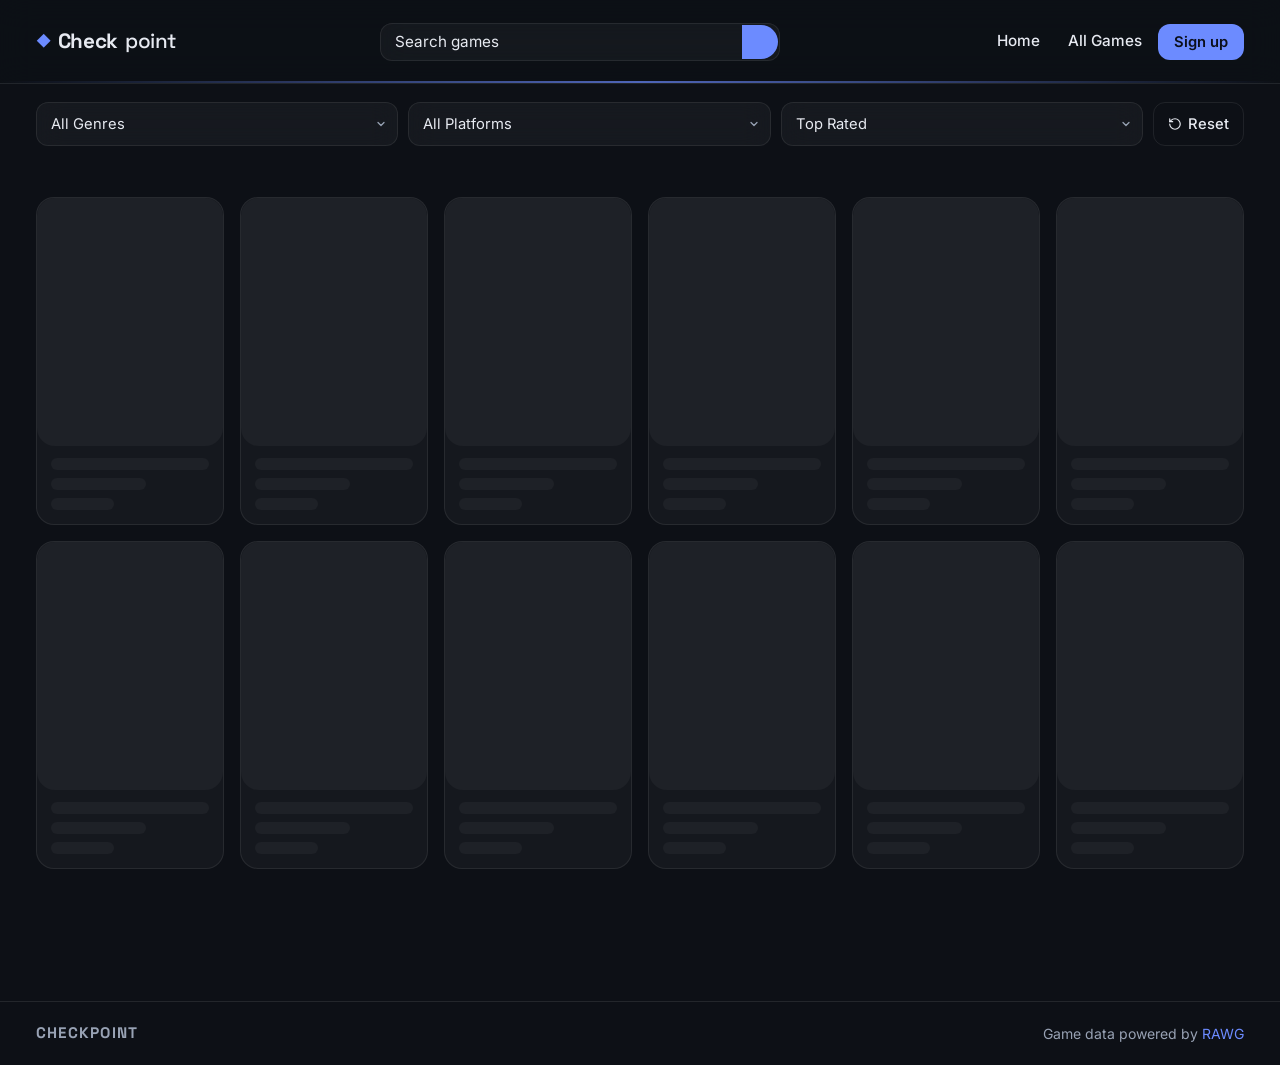
<file: games.html>
<!DOCTYPE html>
<html lang="en">
<head>
  <meta charset="UTF-8">
  <meta name="viewport" content="width=device-width, initial-scale=1.0">
  <title>All games - Checkpoint</title>
  <link rel="preconnect" href="https://fonts.googleapis.com">
  <link rel="preconnect" href="https://fonts.gstatic.com" crossorigin>
  <link href="https://fonts.googleapis.com/css2?family=Inter:wght@400;500;600;700;800&family=Space+Grotesk:wght@500;700&display=swap" rel="stylesheet">
  <link rel="stylesheet" href="css/styles.css">
  <link rel="stylesheet" href="css/theme.css">
  <link rel="icon" type="image/svg+xml" href="favicon.svg?v=2">
  <meta name="theme-color" content="#0d1016">
</head>
<body>
  <header>
    <div class="container">
      <a href="index.html" class="site-logo">Check<span>point</span></a>
      <div class="search-bar" role="search">
        <label for="search-input" class="sr-only" style="position:absolute;width:1px;height:1px;overflow:hidden;clip:rect(0,0,0,0);">Search games</label>
        <input type="search" id="search-input" placeholder="Search games" autocomplete="off">
        <button type="button" id="search-clear" class="search-clear" aria-label="Clear search" style="display:none;">&times;</button>
        <button type="button" id="search-btn" class="search-btn" aria-label="Search"><svg class="search-btn__icon" xmlns="http://www.w3.org/2000/svg" width="18" height="18" viewBox="0 0 24 24" fill="none" stroke="currentColor" stroke-width="2.5" stroke-linecap="round" stroke-linejoin="round" aria-hidden="true"><circle cx="11" cy="11" r="8"/><line x1="21" y1="21" x2="16.65" y2="16.65"/></svg></button>
      </div>
      <button type="button" id="nav-toggle" class="nav-toggle" aria-label="Menu" aria-expanded="false" aria-controls="main-nav">
        <span class="nav-toggle__bar"></span>
        <span class="nav-toggle__bar"></span>
        <span class="nav-toggle__bar"></span>
      </button>
      <nav id="main-nav" class="main-nav" aria-label="Main navigation">
        <a href="index.html" class="main-nav__link">Home</a>
        <a href="games.html" class="main-nav__link">All Games</a>

        <div id="auth-user-badge" class="auth-user-badge" style="display:none;">
          <button type="button" class="auth-user-badge__trigger" aria-haspopup="true" aria-expanded="false">
            <span class="auth-user-badge__avatar"></span>
            <span class="auth-user-badge__name profile-name-display"></span>
          </button>
          <div class="profile-dropdown">
            <a href="profile.html" class="profile-dropdown__item">My Profile</a>
            <a href="settings.html" class="profile-dropdown__item">Settings</a>
            <button type="button" class="profile-dropdown__item profile-dropdown__item--signout" data-auth-signout>Sign Out</button>
          </div>
        </div>
        <a href="auth.html" class="main-nav__auth">Sign up</a>
      </nav>
    </div>
  </header>

  <main class="container">
    <div class="filters" role="toolbar" aria-label="Filter and sort games">
      <select id="genre-filter" aria-label="Filter by genre">
        <option value="">All Genres</option>
      </select>
      <select id="platform-filter" aria-label="Filter by platform">
        <option value="">All Platforms</option>
      </select>
      <select id="sort-select" aria-label="Sort games">
        <option value="-rating">Top Rated</option>
        <option value="-released">Newest</option>
        <option value="released">Oldest</option>
        <option value="name">Name A-Z</option>
        <option value="-name">Name Z-A</option>
        <option value="-added">Most Popular</option>
      </select>
      <button type="button" class="filters__reset" id="filters-reset" aria-label="Reset all filters">
        <svg width="14" height="14" viewBox="0 0 24 24" fill="none" stroke="currentColor" stroke-width="2" stroke-linecap="round" stroke-linejoin="round" aria-hidden="true"><path d="M3 12a9 9 0 1 0 9-9 9.75 9.75 0 0 0-6.74 2.74L3 8"/><path d="M3 3v5h5"/></svg>
        Reset
      </button>
    </div>

    <div id="game-grid" class="game-grid" aria-live="polite">
      <div class="skeleton-card"><div class="skeleton-card__image skeleton"></div><div class="skeleton-card__body"><div class="skeleton-card__line skeleton"></div><div class="skeleton-card__line skeleton skeleton-card__line--short"></div><div class="skeleton-card__line skeleton skeleton-card__line--xs"></div></div></div>
      <div class="skeleton-card"><div class="skeleton-card__image skeleton"></div><div class="skeleton-card__body"><div class="skeleton-card__line skeleton"></div><div class="skeleton-card__line skeleton skeleton-card__line--short"></div><div class="skeleton-card__line skeleton skeleton-card__line--xs"></div></div></div>
      <div class="skeleton-card"><div class="skeleton-card__image skeleton"></div><div class="skeleton-card__body"><div class="skeleton-card__line skeleton"></div><div class="skeleton-card__line skeleton skeleton-card__line--short"></div><div class="skeleton-card__line skeleton skeleton-card__line--xs"></div></div></div>
      <div class="skeleton-card"><div class="skeleton-card__image skeleton"></div><div class="skeleton-card__body"><div class="skeleton-card__line skeleton"></div><div class="skeleton-card__line skeleton skeleton-card__line--short"></div><div class="skeleton-card__line skeleton skeleton-card__line--xs"></div></div></div>
      <div class="skeleton-card"><div class="skeleton-card__image skeleton"></div><div class="skeleton-card__body"><div class="skeleton-card__line skeleton"></div><div class="skeleton-card__line skeleton skeleton-card__line--short"></div><div class="skeleton-card__line skeleton skeleton-card__line--xs"></div></div></div>
      <div class="skeleton-card"><div class="skeleton-card__image skeleton"></div><div class="skeleton-card__body"><div class="skeleton-card__line skeleton"></div><div class="skeleton-card__line skeleton skeleton-card__line--short"></div><div class="skeleton-card__line skeleton skeleton-card__line--xs"></div></div></div>
      <div class="skeleton-card"><div class="skeleton-card__image skeleton"></div><div class="skeleton-card__body"><div class="skeleton-card__line skeleton"></div><div class="skeleton-card__line skeleton skeleton-card__line--short"></div><div class="skeleton-card__line skeleton skeleton-card__line--xs"></div></div></div>
      <div class="skeleton-card"><div class="skeleton-card__image skeleton"></div><div class="skeleton-card__body"><div class="skeleton-card__line skeleton"></div><div class="skeleton-card__line skeleton skeleton-card__line--short"></div><div class="skeleton-card__line skeleton skeleton-card__line--xs"></div></div></div>
      <div class="skeleton-card"><div class="skeleton-card__image skeleton"></div><div class="skeleton-card__body"><div class="skeleton-card__line skeleton"></div><div class="skeleton-card__line skeleton skeleton-card__line--short"></div><div class="skeleton-card__line skeleton skeleton-card__line--xs"></div></div></div>
      <div class="skeleton-card"><div class="skeleton-card__image skeleton"></div><div class="skeleton-card__body"><div class="skeleton-card__line skeleton"></div><div class="skeleton-card__line skeleton skeleton-card__line--short"></div><div class="skeleton-card__line skeleton skeleton-card__line--xs"></div></div></div>
      <div class="skeleton-card"><div class="skeleton-card__image skeleton"></div><div class="skeleton-card__body"><div class="skeleton-card__line skeleton"></div><div class="skeleton-card__line skeleton skeleton-card__line--short"></div><div class="skeleton-card__line skeleton skeleton-card__line--xs"></div></div></div>
      <div class="skeleton-card"><div class="skeleton-card__image skeleton"></div><div class="skeleton-card__body"><div class="skeleton-card__line skeleton"></div><div class="skeleton-card__line skeleton skeleton-card__line--short"></div><div class="skeleton-card__line skeleton skeleton-card__line--xs"></div></div></div>
    </div>
    <div id="status-message"></div>
    <div id="pagination" class="pagination"></div>
  </main>

  <footer>
    <div class="container">
      <a href="index.html" class="footer-logo">CHECKPOINT</a>
      <p>Game data powered by <a href="https://rawg.io" target="_blank" rel="noopener noreferrer">RAWG</a></p>
    </div>
  </footer>

  <script src="js/profile-menu.js?v=1" defer></script>
  <script type="module" src="js/auth-guard.js?v=4.1"></script>
  <script type="module" src="js/app.js?v=4.0"></script>
</body>
</html>
</file>
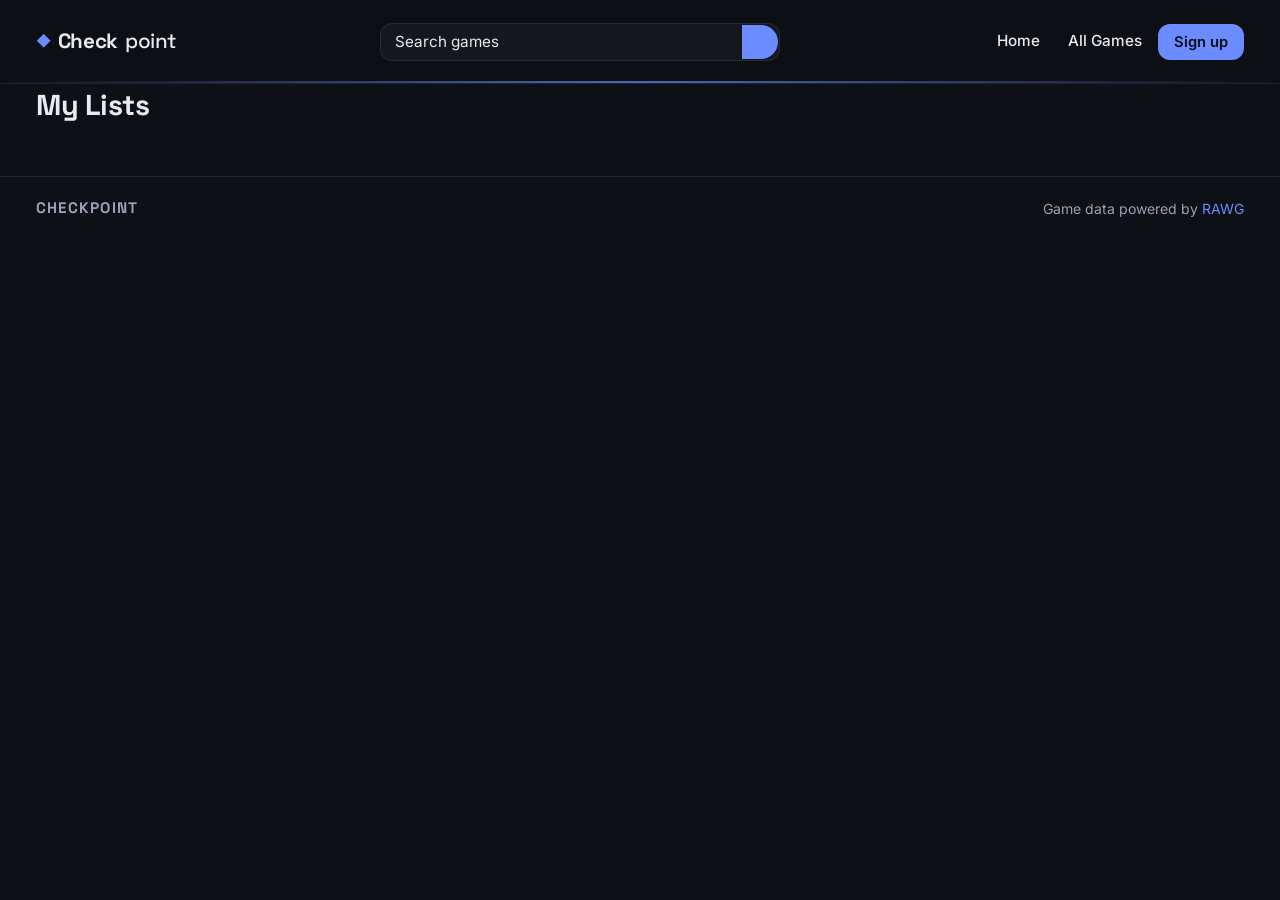
<file: lists.html>
<!DOCTYPE html>
<html lang="en">
<head>
  <meta charset="UTF-8">
  <meta name="viewport" content="width=device-width, initial-scale=1.0">
  <title>My Lists - Checkpoint</title>
  <link rel="preconnect" href="https://fonts.googleapis.com">
  <link rel="preconnect" href="https://fonts.gstatic.com" crossorigin>
  <link href="https://fonts.googleapis.com/css2?family=Inter:wght@400;500;600;700;800&family=Space+Grotesk:wght@500;700&display=swap" rel="stylesheet">
  <link rel="stylesheet" href="css/styles.css">
  <link rel="stylesheet" href="css/theme.css">
  <link rel="icon" type="image/svg+xml" href="favicon.svg?v=2">
  <meta name="theme-color" content="#0d1016">
</head>
<body>
  <header>
    <div class="container">
      <a href="index.html" class="site-logo">Check<span>point</span></a>
      <div class="search-bar" role="search">
        <label for="search-input" class="sr-only" style="position:absolute;width:1px;height:1px;overflow:hidden;clip:rect(0,0,0,0);">Search games</label>
        <input type="search" id="search-input" placeholder="Search games" autocomplete="off">
        <button type="button" id="search-clear" class="search-clear" aria-label="Clear search" style="display:none;">&times;</button>
        <button type="button" id="search-btn" class="search-btn" aria-label="Search"><svg class="search-btn__icon" xmlns="http://www.w3.org/2000/svg" width="18" height="18" viewBox="0 0 24 24" fill="none" stroke="currentColor" stroke-width="2.5" stroke-linecap="round" stroke-linejoin="round" aria-hidden="true"><circle cx="11" cy="11" r="8"/><line x1="21" y1="21" x2="16.65" y2="16.65"/></svg></button>
      </div>
      <button type="button" id="nav-toggle" class="nav-toggle" aria-label="Menu" aria-expanded="false" aria-controls="main-nav">
        <span class="nav-toggle__bar"></span>
        <span class="nav-toggle__bar"></span>
        <span class="nav-toggle__bar"></span>
      </button>
      <nav id="main-nav" class="main-nav" aria-label="Main navigation">
        <a href="index.html" class="main-nav__link">Home</a>
        <a href="games.html" class="main-nav__link">All Games</a>

        <div id="auth-user-badge" class="auth-user-badge" style="display:none;">
          <button type="button" class="auth-user-badge__trigger" aria-haspopup="true" aria-expanded="false">
            <span class="auth-user-badge__avatar">👤</span>
            <span class="auth-user-badge__name profile-name-display"></span>
          </button>
          <div class="profile-dropdown">
            <a href="profile.html" class="profile-dropdown__item">My Profile</a>
            <a href="settings.html" class="profile-dropdown__item">Settings</a>
            <button type="button" class="profile-dropdown__item profile-dropdown__item--signout" data-auth-signout>Sign Out</button>
          </div>
        </div>
        <a href="auth.html" class="main-nav__auth">Sign up</a>
      </nav>
    </div>
  </header>

  <main class="container">
    <div class="guest-prompt" data-auth="guest">
      <svg class="guest-prompt__icon" xmlns="http://www.w3.org/2000/svg" width="28" height="28" viewBox="0 0 24 24" fill="none" stroke="currentColor" stroke-width="2" stroke-linecap="round" stroke-linejoin="round" aria-hidden="true">
        <rect x="3" y="11" width="18" height="11" rx="2"/><path d="M7 11V7a5 5 0 0 1 10 0v4"/>
      </svg>
      <h2 class="guest-prompt__title">Sign in to build your lists</h2>
      <p class="guest-prompt__text">Log in or create an account to create custom game lists and access them anywhere.</p>
      <div class="guest-prompt__actions">
        <a href="auth.html" class="guest-prompt__btn guest-prompt__btn--primary">Log in</a>
        <a href="auth.html?tab=signup" class="guest-prompt__btn guest-prompt__btn--ghost">Sign up</a>
      </div>
    </div>
    <h1 class="played-header__title">My Lists</h1>
    <div id="lists-container"></div>
    <div id="lists-status"></div>
  </main>

  <footer>
    <div class="container">
      <a href="index.html" class="footer-logo">CHECKPOINT</a>
      <p>Game data powered by <a href="https://rawg.io" target="_blank" rel="noopener noreferrer">RAWG</a></p>
    </div>
  </footer>

  <script src="js/profile-menu.js?v=1" defer></script>
  <script type="module" src="js/auth-guard.js?v=4.1"></script>
  <script type="module" src="js/app.js?v=4.1"></script>
</body>
</html>
</file>
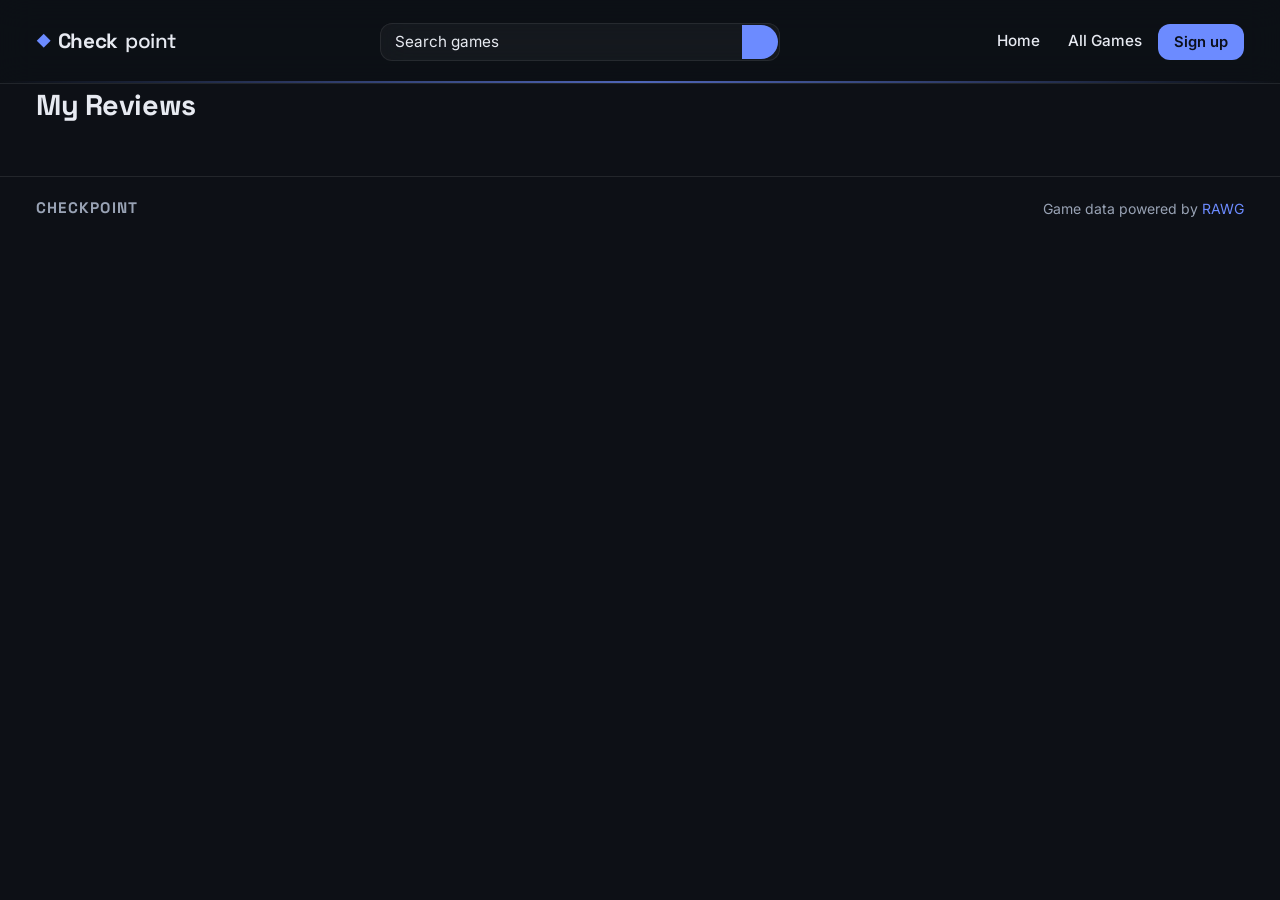
<file: my-reviews.html>
<!DOCTYPE html>
<html lang="en">
<head>
  <meta charset="UTF-8">
  <meta name="viewport" content="width=device-width, initial-scale=1.0">
  <title>My Reviews - Checkpoint</title>
  <link rel="preconnect" href="https://fonts.googleapis.com">
  <link rel="preconnect" href="https://fonts.gstatic.com" crossorigin>
  <link href="https://fonts.googleapis.com/css2?family=Inter:wght@400;500;600;700;800&family=Space+Grotesk:wght@500;700&display=swap" rel="stylesheet">
  <link rel="stylesheet" href="css/styles.css">
  <link rel="stylesheet" href="css/theme.css">
  <link rel="icon" type="image/svg+xml" href="favicon.svg?v=2">
  <meta name="theme-color" content="#0d1016">
</head>
<body>
  <header>
    <div class="container">
      <a href="index.html" class="site-logo">Check<span>point</span></a>
      <div class="search-bar" role="search">
        <label for="search-input" class="sr-only" style="position:absolute;width:1px;height:1px;overflow:hidden;clip:rect(0,0,0,0);">Search games</label>
        <input type="search" id="search-input" placeholder="Search games" autocomplete="off">
        <button type="button" id="search-clear" class="search-clear" aria-label="Clear search" style="display:none;">&times;</button>
        <button type="button" id="search-btn" class="search-btn" aria-label="Search"><svg class="search-btn__icon" xmlns="http://www.w3.org/2000/svg" width="18" height="18" viewBox="0 0 24 24" fill="none" stroke="currentColor" stroke-width="2.5" stroke-linecap="round" stroke-linejoin="round" aria-hidden="true"><circle cx="11" cy="11" r="8"/><line x1="21" y1="21" x2="16.65" y2="16.65"/></svg></button>
      </div>
      <button type="button" id="nav-toggle" class="nav-toggle" aria-label="Menu" aria-expanded="false" aria-controls="main-nav">
        <span class="nav-toggle__bar"></span>
        <span class="nav-toggle__bar"></span>
        <span class="nav-toggle__bar"></span>
      </button>
      <nav id="main-nav" class="main-nav" aria-label="Main navigation">
        <a href="index.html" class="main-nav__link">Home</a>
        <a href="games.html" class="main-nav__link">All Games</a>

        <div id="auth-user-badge" class="auth-user-badge" style="display:none;">
          <button type="button" class="auth-user-badge__trigger" aria-haspopup="true" aria-expanded="false">
            <span class="auth-user-badge__avatar">👤</span>
            <span class="auth-user-badge__name profile-name-display"></span>
          </button>
          <div class="profile-dropdown">
            <a href="profile.html" class="profile-dropdown__item">My Profile</a>
            <a href="settings.html" class="profile-dropdown__item">Settings</a>
            <button type="button" class="profile-dropdown__item profile-dropdown__item--signout" data-auth-signout>Sign Out</button>
          </div>
        </div>
        <a href="auth.html" class="main-nav__auth">Sign up</a>
      </nav>
    </div>
  </header>

  <main class="container">
    <div class="guest-prompt" data-auth="guest">
      <svg class="guest-prompt__icon" xmlns="http://www.w3.org/2000/svg" width="28" height="28" viewBox="0 0 24 24" fill="none" stroke="currentColor" stroke-width="2" stroke-linecap="round" stroke-linejoin="round" aria-hidden="true">
        <rect x="3" y="11" width="18" height="11" rx="2"/><path d="M7 11V7a5 5 0 0 1 10 0v4"/>
      </svg>
      <h2 class="guest-prompt__title">Sign in to keep your reviews</h2>
      <p class="guest-prompt__text">Log in or create an account to save your reviews and find them on any device.</p>
      <div class="guest-prompt__actions">
        <a href="auth.html" class="guest-prompt__btn guest-prompt__btn--primary">Log in</a>
        <a href="auth.html?tab=signup" class="guest-prompt__btn guest-prompt__btn--ghost">Sign up</a>
      </div>
    </div>
    <h1 class="played-header__title">My Reviews</h1>
    <div id="my-reviews-list"></div>
  </main>

  <footer>
    <div class="container">
      <a href="index.html" class="footer-logo">CHECKPOINT</a>
      <p>Game data powered by <a href="https://rawg.io" target="_blank" rel="noopener noreferrer">RAWG</a></p>
    </div>
  </footer>

  <script src="js/profile-menu.js?v=1" defer></script>
  <script type="module" src="js/auth-guard.js?v=4.1"></script>
  <script type="module" src="js/app.js?v=4.0"></script>
</body>
</html>
</file>
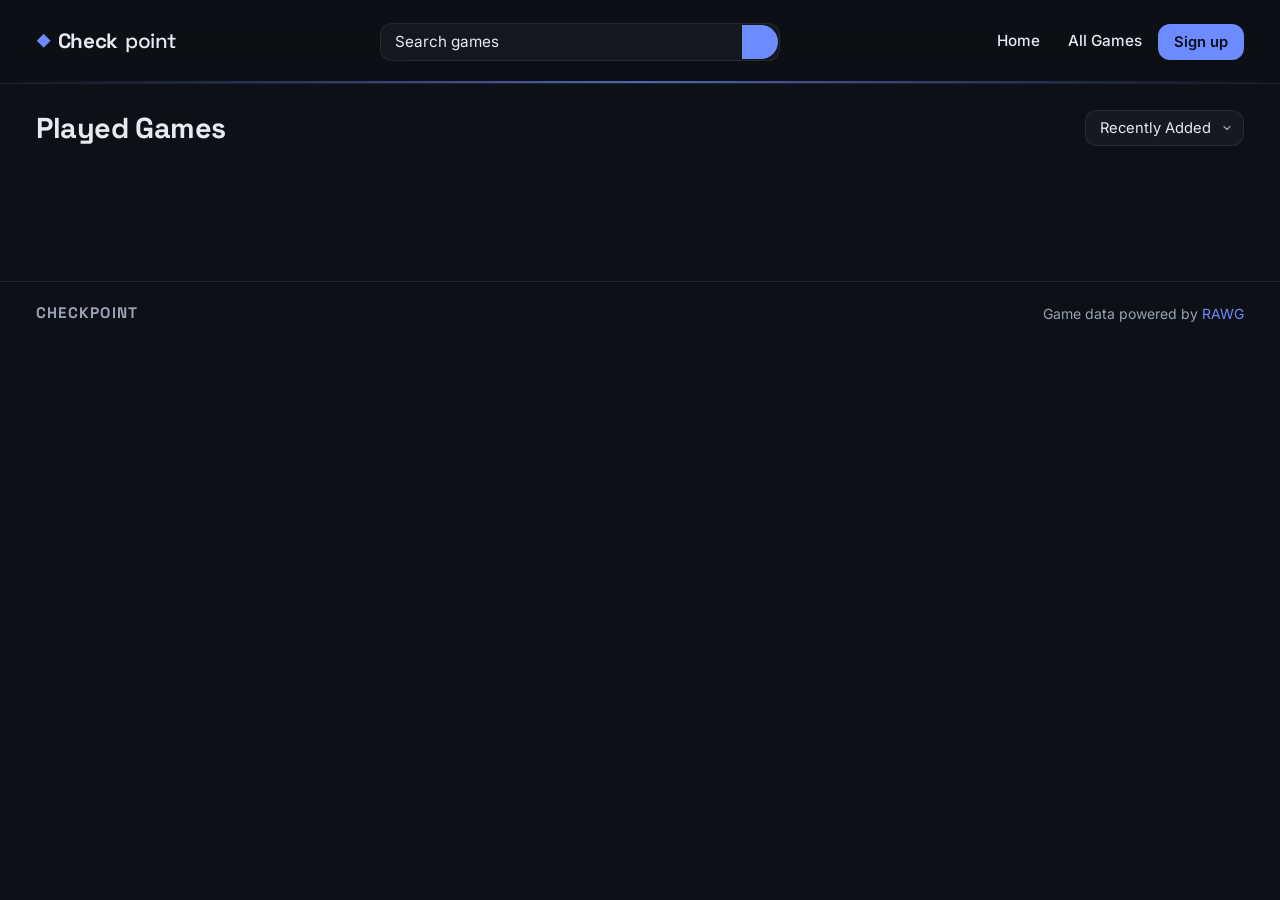
<file: played.html>
<!DOCTYPE html>
<html lang="en">
<head>
  <meta charset="UTF-8">
  <meta name="viewport" content="width=device-width, initial-scale=1.0">
  <title>Played Games - Checkpoint</title>
  <link rel="preconnect" href="https://fonts.googleapis.com">
  <link rel="preconnect" href="https://fonts.gstatic.com" crossorigin>
  <link href="https://fonts.googleapis.com/css2?family=Inter:wght@400;500;600;700;800&family=Space+Grotesk:wght@500;700&display=swap" rel="stylesheet">
  <link rel="stylesheet" href="css/styles.css">
  <link rel="stylesheet" href="css/theme.css">
  <link rel="icon" type="image/svg+xml" href="favicon.svg?v=2">
  <meta name="theme-color" content="#0d1016">
</head>
<body>
  <header>
    <div class="container">
      <a href="index.html" class="site-logo">Check<span>point</span></a>
      <div class="search-bar" role="search">
        <label for="search-input" class="sr-only" style="position:absolute;width:1px;height:1px;overflow:hidden;clip:rect(0,0,0,0);">Search games</label>
        <input type="search" id="search-input" placeholder="Search games" autocomplete="off">
        <button type="button" id="search-clear" class="search-clear" aria-label="Clear search" style="display:none;">&times;</button>
        <button type="button" id="search-btn" class="search-btn" aria-label="Search"><svg class="search-btn__icon" xmlns="http://www.w3.org/2000/svg" width="18" height="18" viewBox="0 0 24 24" fill="none" stroke="currentColor" stroke-width="2.5" stroke-linecap="round" stroke-linejoin="round" aria-hidden="true"><circle cx="11" cy="11" r="8"/><line x1="21" y1="21" x2="16.65" y2="16.65"/></svg></button>
      </div>
      <button type="button" id="nav-toggle" class="nav-toggle" aria-label="Menu" aria-expanded="false" aria-controls="main-nav">
        <span class="nav-toggle__bar"></span>
        <span class="nav-toggle__bar"></span>
        <span class="nav-toggle__bar"></span>
      </button>
      <nav id="main-nav" class="main-nav" aria-label="Main navigation">
        <a href="index.html" class="main-nav__link">Home</a>
        <a href="games.html" class="main-nav__link">All Games</a>

        <div id="auth-user-badge" class="auth-user-badge" style="display:none;">
          <button type="button" class="auth-user-badge__trigger" aria-haspopup="true" aria-expanded="false">
            <span class="auth-user-badge__avatar">👤</span>
            <span class="auth-user-badge__name profile-name-display"></span>
          </button>
          <div class="profile-dropdown">
            <a href="profile.html" class="profile-dropdown__item">My Profile</a>
            <a href="settings.html" class="profile-dropdown__item">Settings</a>
            <button type="button" class="profile-dropdown__item profile-dropdown__item--signout" data-auth-signout>Sign Out</button>
          </div>
        </div>
        <a href="auth.html" class="main-nav__auth">Sign up</a>
      </nav>
    </div>
  </header>

  <main class="container">
    <div class="guest-prompt" data-auth="guest">
      <svg class="guest-prompt__icon" xmlns="http://www.w3.org/2000/svg" width="28" height="28" viewBox="0 0 24 24" fill="none" stroke="currentColor" stroke-width="2" stroke-linecap="round" stroke-linejoin="round" aria-hidden="true">
        <rect x="3" y="11" width="18" height="11" rx="2"/><path d="M7 11V7a5 5 0 0 1 10 0v4"/>
      </svg>
      <h2 class="guest-prompt__title">Sign in to track your played games</h2>
      <p class="guest-prompt__text">Log in or create an account to keep a log of every game you've played, available on any device.</p>
      <div class="guest-prompt__actions">
        <a href="auth.html" class="guest-prompt__btn guest-prompt__btn--primary">Log in</a>
        <a href="auth.html?tab=signup" class="guest-prompt__btn guest-prompt__btn--ghost">Sign up</a>
      </div>
    </div>
    <div class="played-header">
      <h1 class="played-header__title">Played Games</h1>
      <div class="played-header__sort">
        <label for="played-sort" class="sr-only" style="position:absolute;width:1px;height:1px;overflow:hidden;clip:rect(0,0,0,0);">Sort played games</label>
        <select id="played-sort" aria-label="Sort played games">
          <option value="recent">Recently Added</option>
          <option value="name">Name A-Z</option>
        </select>
      </div>
    </div>

    <div id="played-grid" class="game-grid" aria-live="polite"></div>
    <div id="played-status"></div>
  </main>

  <footer>
    <div class="container">
      <a href="index.html" class="footer-logo">CHECKPOINT</a>
      <p>Game data powered by <a href="https://rawg.io" target="_blank" rel="noopener noreferrer">RAWG</a></p>
    </div>
  </footer>

  <script src="js/profile-menu.js?v=1" defer></script>
  <script type="module" src="js/auth-guard.js?v=4.1"></script>
  <script type="module" src="js/app.js?v=4.1"></script>
</body>
</html>
</file>
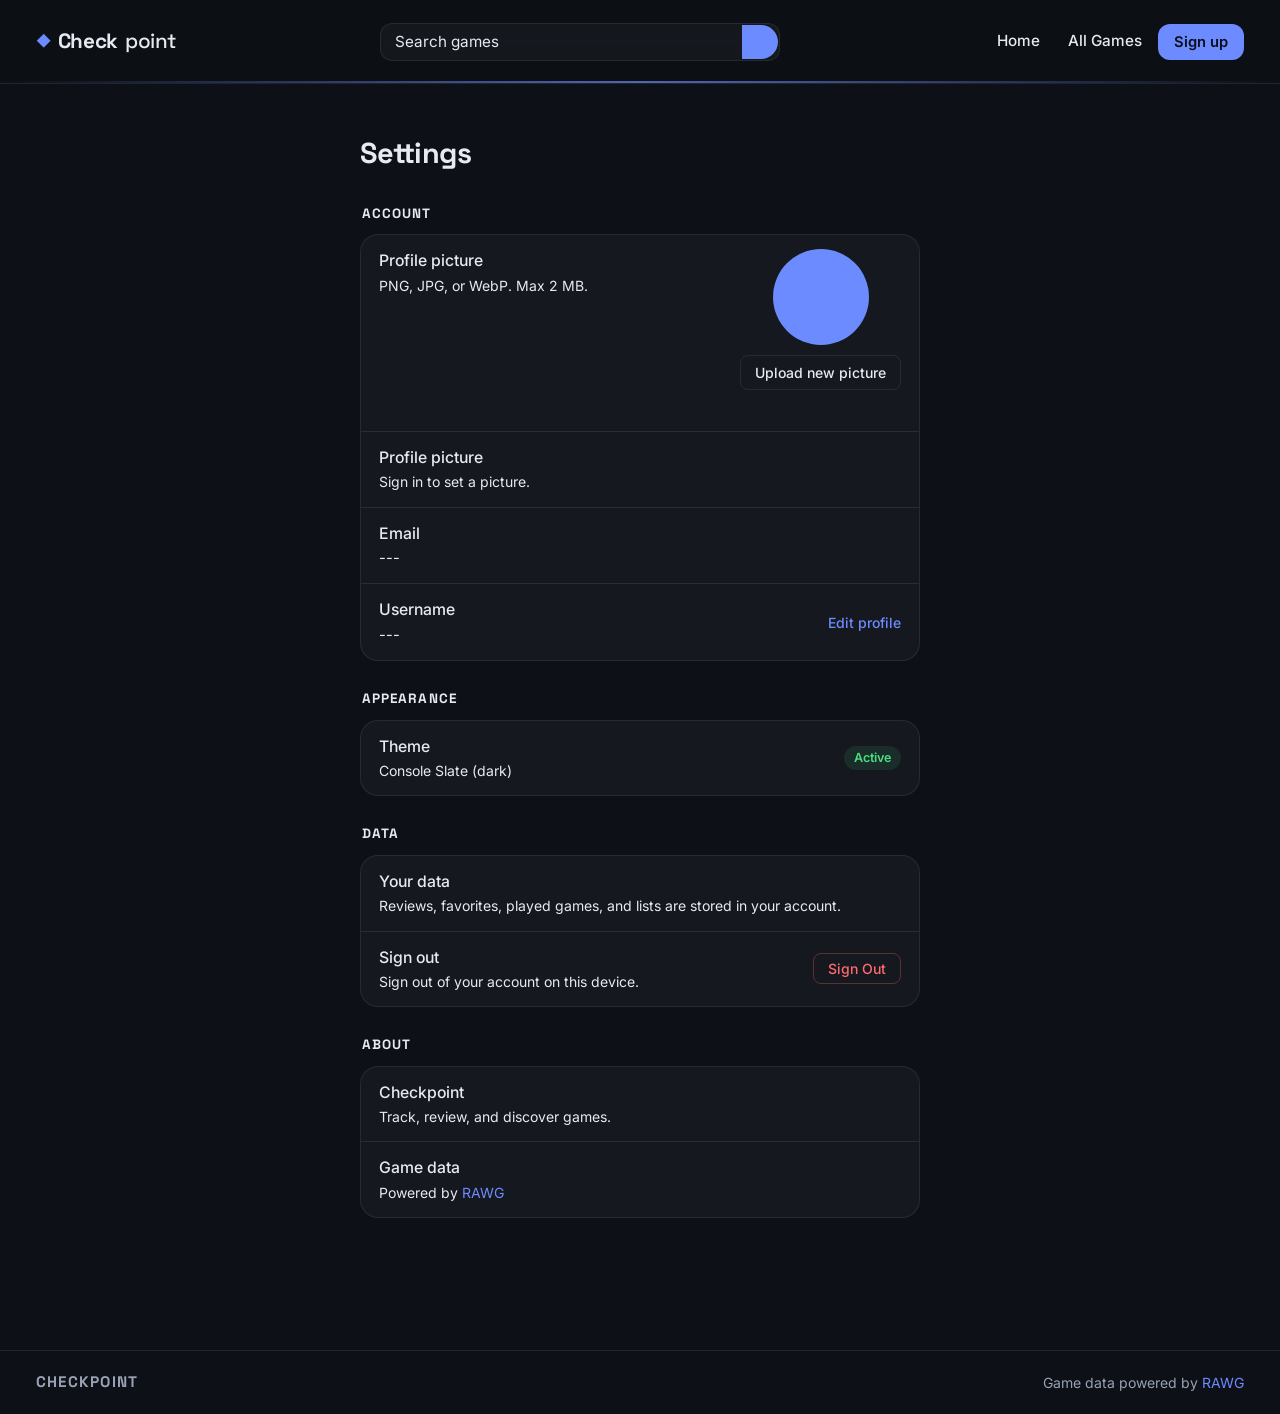
<file: settings.html>
<!DOCTYPE html>
<html lang="en">
<head>
  <meta charset="UTF-8">
  <meta name="viewport" content="width=device-width, initial-scale=1.0">
  <title>Settings - Checkpoint</title>
  <link rel="preconnect" href="https://fonts.googleapis.com">
  <link rel="preconnect" href="https://fonts.gstatic.com" crossorigin>
  <link href="https://fonts.googleapis.com/css2?family=Inter:wght@400;500;600;700;800&family=Space+Grotesk:wght@500;700&display=swap" rel="stylesheet">
  <link rel="stylesheet" href="css/styles.css">
  <link rel="stylesheet" href="css/theme.css">
  <link rel="icon" type="image/svg+xml" href="favicon.svg?v=2">
  <meta name="theme-color" content="#0d1016">
</head>
<body>
  <header>
    <div class="container">
      <a href="index.html" class="site-logo">Check<span>point</span></a>
      <div class="search-bar" role="search">
        <label for="search-input" class="sr-only" style="position:absolute;width:1px;height:1px;overflow:hidden;clip:rect(0,0,0,0);">Search games</label>
        <input type="search" id="search-input" placeholder="Search games" autocomplete="off">
        <button type="button" id="search-clear" class="search-clear" aria-label="Clear search" style="display:none;">&times;</button>
        <button type="button" id="search-btn" class="search-btn" aria-label="Search"><svg class="search-btn__icon" xmlns="http://www.w3.org/2000/svg" width="18" height="18" viewBox="0 0 24 24" fill="none" stroke="currentColor" stroke-width="2.5" stroke-linecap="round" stroke-linejoin="round" aria-hidden="true"><circle cx="11" cy="11" r="8"/><line x1="21" y1="21" x2="16.65" y2="16.65"/></svg></button>
      </div>
      <button type="button" id="nav-toggle" class="nav-toggle" aria-label="Menu" aria-expanded="false" aria-controls="main-nav">
        <span class="nav-toggle__bar"></span>
        <span class="nav-toggle__bar"></span>
        <span class="nav-toggle__bar"></span>
      </button>
      <nav id="main-nav" class="main-nav" aria-label="Main navigation">
        <a href="index.html" class="main-nav__link">Home</a>
        <a href="games.html" class="main-nav__link">All Games</a>

        <div id="auth-user-badge" class="auth-user-badge" style="display:none;">
          <button type="button" class="auth-user-badge__trigger" aria-haspopup="true" aria-expanded="false">
            <span class="auth-user-badge__avatar"></span>
            <span class="auth-user-badge__name profile-name-display"></span>
          </button>
          <div class="profile-dropdown">
            <a href="profile.html" class="profile-dropdown__item">My Profile</a>
            <a href="settings.html" class="profile-dropdown__item">Settings</a>
            <button type="button" class="profile-dropdown__item profile-dropdown__item--signout" data-auth-signout>Sign Out</button>
          </div>
        </div>
        <a href="auth.html" class="main-nav__auth">Sign up</a>
      </nav>
    </div>
  </header>

  <main class="container">

    <div class="guest-prompt" data-auth="guest">
      <svg class="guest-prompt__icon" xmlns="http://www.w3.org/2000/svg" width="28" height="28" viewBox="0 0 24 24" fill="none" stroke="currentColor" stroke-width="2" stroke-linecap="round" stroke-linejoin="round" aria-hidden="true">
        <circle cx="12" cy="12" r="3"/><path d="M19.4 15a1.65 1.65 0 0 0 .33 1.82l.06.06a2 2 0 0 1-2.83 2.83l-.06-.06a1.65 1.65 0 0 0-1.82-.33 1.65 1.65 0 0 0-1 1.51V21a2 2 0 0 1-4 0v-.09A1.65 1.65 0 0 0 9 19.4a1.65 1.65 0 0 0-1.82.33l-.06.06a2 2 0 0 1-2.83-2.83l.06-.06A1.65 1.65 0 0 0 4.68 15a1.65 1.65 0 0 0-1.51-1H3a2 2 0 0 1 0-4h.09A1.65 1.65 0 0 0 4.6 9a1.65 1.65 0 0 0-.33-1.82l-.06-.06a2 2 0 0 1 2.83-2.83l.06.06A1.65 1.65 0 0 0 9 4.68a1.65 1.65 0 0 0 1-1.51V3a2 2 0 0 1 4 0v.09a1.65 1.65 0 0 0 1 1.51 1.65 1.65 0 0 0 1.82-.33l.06-.06a2 2 0 0 1 2.83 2.83l-.06.06A1.65 1.65 0 0 0 19.4 9a1.65 1.65 0 0 0 1.51 1H21a2 2 0 0 1 0 4h-.09a1.65 1.65 0 0 0-1.51 1z"/>
      </svg>
      <h2 class="guest-prompt__title">Sign in to access settings</h2>
      <p class="guest-prompt__text">Log in or create an account to manage your profile and preferences.</p>
      <div class="guest-prompt__actions">
        <a href="auth.html" class="guest-prompt__btn guest-prompt__btn--primary">Log in</a>
        <a href="auth.html?tab=signup" class="guest-prompt__btn guest-prompt__btn--ghost">Sign up</a>
      </div>
    </div>

    <div class="settings-page">
      <h1 class="settings-page__title">Settings</h1>

      <section class="settings-group">
        <h2 class="settings-group__heading">Account</h2>
        <div class="settings-card">
          <div class="settings-row settings-row--avatar" data-auth="user">
            <div class="settings-row__info">
              <span class="settings-row__label">Profile picture</span>
              <span class="settings-row__desc">PNG, JPG, or WebP. Max 2 MB.</span>
            </div>
            <div class="avatar-upload">
              <div class="avatar-upload__preview" id="avatar-preview"></div>
              <div class="avatar-upload__controls">
                <label class="avatar-upload__label" for="avatar-file-input" tabindex="0" role="button">Upload new picture</label>
                <input type="file" id="avatar-file-input" accept="image/png,image/jpeg,image/webp" class="sr-only" aria-label="Choose profile picture">
                <button type="button" class="avatar-upload__remove" id="avatar-remove-btn" style="display:none;">Remove photo</button>
              </div>
              <div class="avatar-upload__status" id="avatar-status" aria-live="polite"></div>
            </div>
          </div>
          <div class="settings-row settings-row--guest-prompt" data-auth="guest">
            <div class="settings-row__info">
              <span class="settings-row__label">Profile picture</span>
              <span class="settings-row__desc">Sign in to set a picture.</span>
            </div>
          </div>
          <div class="settings-row">
            <div class="settings-row__info">
              <span class="settings-row__label">Email</span>
              <span class="settings-row__value" id="settings-email">---</span>
            </div>
          </div>
          <div class="settings-row">
            <div class="settings-row__info">
              <span class="settings-row__label">Username</span>
              <span class="settings-row__value" id="settings-username">---</span>
            </div>
            <a href="profile.html" class="settings-row__action">Edit profile</a>
          </div>
        </div>
      </section>

      <section class="settings-group">
        <h2 class="settings-group__heading">Appearance</h2>
        <div class="settings-card">
          <div class="settings-row">
            <div class="settings-row__info">
              <span class="settings-row__label">Theme</span>
              <span class="settings-row__desc">Console Slate (dark)</span>
            </div>
            <span class="settings-row__badge">Active</span>
          </div>
        </div>
      </section>

      <section class="settings-group">
        <h2 class="settings-group__heading">Data</h2>
        <div class="settings-card">
          <div class="settings-row">
            <div class="settings-row__info">
              <span class="settings-row__label">Your data</span>
              <span class="settings-row__desc">Reviews, favorites, played games, and lists are stored in your account.</span>
            </div>
          </div>
          <div class="settings-row">
            <div class="settings-row__info">
              <span class="settings-row__label">Sign out</span>
              <span class="settings-row__desc">Sign out of your account on this device.</span>
            </div>
            <button type="button" class="settings-row__btn settings-row__btn--danger" data-auth-signout>Sign Out</button>
          </div>
        </div>
      </section>

      <section class="settings-group">
        <h2 class="settings-group__heading">About</h2>
        <div class="settings-card">
          <div class="settings-row">
            <div class="settings-row__info">
              <span class="settings-row__label">Checkpoint</span>
              <span class="settings-row__desc">Track, review, and discover games.</span>
            </div>
          </div>
          <div class="settings-row">
            <div class="settings-row__info">
              <span class="settings-row__label">Game data</span>
              <span class="settings-row__desc">Powered by <a href="https://rawg.io" target="_blank" rel="noopener noreferrer" style="color:var(--accent);">RAWG</a></span>
            </div>
          </div>
        </div>
      </section>
    </div>

  </main>

  <footer>
    <div class="container">
      <a href="index.html" class="footer-logo">CHECKPOINT</a>
      <p>Game data powered by <a href="https://rawg.io" target="_blank" rel="noopener noreferrer">RAWG</a></p>
    </div>
  </footer>

  <script src="js/profile-menu.js?v=1" defer></script>
  <script type="module" src="js/auth-guard.js?v=4.1"></script>
  <script type="module" src="js/app.js?v=4.0"></script>
  <script type="module">
    import { supabase } from "./js/supabase-client.js";
    import { renderAvatar, getUserProfile } from "./js/avatar.js";

    const ALLOWED_TYPES = ["image/png", "image/jpeg", "image/webp"];
    const MAX_SIZE = 2 * 1024 * 1024;

    const previewEl = document.getElementById("avatar-preview");
    const fileInput = document.getElementById("avatar-file-input");
    const removeBtn = document.getElementById("avatar-remove-btn");
    const statusEl = document.getElementById("avatar-status");
    const labelEl = document.querySelector(".avatar-upload__label");

    let currentProfile = null;
    let isBusy = false;

    function setStatus(msg, type) {
      statusEl.textContent = msg;
      statusEl.className = "avatar-upload__status" + (type ? " avatar-upload__status--" + type : "");
    }

    function setBusy(busy) {
      isBusy = busy;
      fileInput.disabled = busy;
      removeBtn.disabled = busy;
      labelEl.style.pointerEvents = busy ? "none" : "";
      labelEl.style.opacity = busy ? "0.5" : "";
    }

    async function loadProfile() {
      const { user, profile } = await getUserProfile();
      if (!profile) return;
      currentProfile = profile;

      renderAvatar(previewEl, profile, { size: 96 });
      removeBtn.style.display = profile.avatar_url ? "" : "none";
      setStatus("");
    }

    function getExtension(file) {
      if (file.type === "image/png") return "png";
      if (file.type === "image/jpeg") return "jpg";
      if (file.type === "image/webp") return "webp";
      return "png";
    }

    fileInput.addEventListener("change", async (e) => {
      const file = e.target.files?.[0];
      if (!file) return;
      fileInput.value = "";

      if (!ALLOWED_TYPES.includes(file.type)) {
        setStatus("Use a PNG, JPG, or WebP image.", "error");
        return;
      }
      if (file.size > MAX_SIZE) {
        setStatus("That image is over 2 MB \u2014 pick a smaller one.", "error");
        return;
      }

      setBusy(true);
      setStatus("");

      const {
        data: { user },
      } = await supabase.auth.getUser();
      if (!user) {
        setBusy(false);
        return;
      }

      const ext = getExtension(file);
      const path = `${user.id}/avatar.${ext}`;

      const previewUrl = URL.createObjectURL(file);
      const img = previewEl.querySelector("img");
      if (img) {
        img.src = previewUrl;
      } else {
        previewEl.innerHTML = "";
        const newImg = document.createElement("img");
        newImg.src = previewUrl;
        newImg.alt = "Avatar preview";
        newImg.className = "avatar-preview__img";
        newImg.style.width = "96px";
        newImg.style.height = "96px";
        previewEl.appendChild(newImg);
      }

      const { error: uploadError } = await supabase.storage
        .from("avatars")
        .upload(path, file, {
          upsert: true,
          contentType: file.type,
          cacheControl: "3600",
        });

      if (uploadError) {
        setStatus("Couldn't upload right now. Check your connection and try again.", "error");
        setBusy(false);
        return;
      }

      const { error: updateError } = await supabase
        .from("profiles")
        .update({
          avatar_url: path,
          avatar_updated_at: new Date().toISOString(),
        })
        .eq("id", user.id);

      if (updateError) {
        setStatus("Couldn't upload right now. Check your connection and try again.", "error");
        setBusy(false);
        return;
      }

      currentProfile = { ...currentProfile, avatar_url: path, avatar_updated_at: new Date().toISOString() };
      removeBtn.style.display = "";
      setStatus("Picture updated.", "success");
      setBusy(false);

      const { renderNavAvatar } = await import("./js/avatar.js");
      renderNavAvatar();
    });

    removeBtn.addEventListener("click", async () => {
      if (isBusy) return;

      const {
        data: { user },
      } = await supabase.auth.getUser();
      if (!user || !currentProfile?.avatar_url) return;

      setBusy(true);
      setStatus("");

      await supabase.storage.from("avatars").remove([currentProfile.avatar_url]);

      const { error } = await supabase
        .from("profiles")
        .update({
          avatar_url: null,
          avatar_updated_at: new Date().toISOString(),
        })
        .eq("id", user.id);

      if (error) {
        setStatus("Couldn't upload right now. Check your connection and try again.", "error");
        setBusy(false);
        return;
      }

      currentProfile = { ...currentProfile, avatar_url: null, avatar_updated_at: new Date().toISOString() };
      renderAvatar(previewEl, currentProfile, { size: 96 });
      removeBtn.style.display = "none";
      setStatus("");
      setBusy(false);

      const { renderNavAvatar } = await import("./js/avatar.js");
      renderNavAvatar();
    });

    async function loadSettings() {
      const { data: { session } } = await supabase.auth.getSession();
      if (!session) return;

      const emailEl = document.getElementById("settings-email");
      if (emailEl) emailEl.textContent = session.user.email || "---";

      const usernameEl = document.getElementById("settings-username");
      if (usernameEl) {
        const { data } = await supabase
          .from("profiles")
          .select("username")
          .eq("id", session.user.id)
          .single();
        usernameEl.textContent = data?.username || "---";
      }
    }

    loadSettings();
    loadProfile();
  </script>
</body>
</html>
</file>
<file: css/styles.css>
/* ===== Reset & Base ===== */
*, *::before, *::after { box-sizing: border-box; margin: 0; padding: 0; }

:root {
  --font-scale:     1.125;
  --font-size-base: calc(16px * var(--font-scale));
  --bg:            #0a0a0a;
  --bg-card:       #141414;
  --bg-surface:    #1b1b1b;
  --bg-inset:      #111111;
  --text:          #f2f2f2;
  --text-muted:    #9a9a9a;
  --accent:        #e50914;
  --accent-hover:  #ff2a36;
  --accent-soft:   #ff5c5c;
  --star-fill:     #ffb703;
  --star-empty:    #2a2a2a;
  --border:        #262626;
  --radius:        14px;
  --radius-sm:     8px;
  --max-width:     1280px;
  --focus-ring:    0 0 0 3px rgba(229, 9, 20, 0.55);
  --transition:    0.18s ease;
}

html { font-size: var(--font-size-base); scroll-behavior: smooth; overflow-x: hidden; }

body {
  font-family: "Inter", -apple-system, BlinkMacSystemFont, "Segoe UI", Roboto, Helvetica, Arial, sans-serif;
  background: var(--bg);
  color: var(--text);
  line-height: 1.6;
  min-height: 100vh;
  -webkit-font-smoothing: antialiased;
  -moz-osx-font-smoothing: grayscale;
  overflow-x: hidden;
}

a { color: var(--accent-soft); text-decoration: none; transition: color var(--transition); }
a:hover { color: var(--accent-hover); }

img { max-width: 100%; display: block; }

/* ===== Focus ===== */
:focus-visible {
  outline: none;
  box-shadow: var(--focus-ring);
  border-radius: 4px;
}

/* ===== Layout ===== */
.container {
  max-width: var(--max-width);
  margin: 0 auto;
  padding: 0 clamp(16px, 4vw, 40px);
}

/* ===== Header ===== */
header {
  background: rgba(21, 21, 21, 0.82);
  backdrop-filter: blur(16px) saturate(1.4);
  -webkit-backdrop-filter: blur(16px) saturate(1.4);
  border-bottom: 1px solid var(--border);
  padding: 0.65rem 0;
  position: sticky;
  top: 0;
  z-index: 100;
}

header::after {
  content: "";
  position: absolute;
  bottom: 0;
  left: 0;
  right: 0;
  height: 2px;
  background: linear-gradient(90deg, transparent, var(--accent), transparent);
  opacity: 0.7;
}

header .container {
  display: flex;
  align-items: center;
  justify-content: space-between;
  gap: 1rem;
  flex-wrap: wrap;
}

.site-logo {
  font-family: "Space Grotesk", "Inter", sans-serif;
  font-size: 1.35rem;
  font-weight: 700;
  color: var(--text);
  text-decoration: none;
  letter-spacing: -0.02em;
  transition: text-shadow var(--transition);
}
.site-logo:hover {
  text-shadow: 0 0 20px rgba(229, 9, 20, 0.4), 0 0 40px rgba(229, 9, 20, 0.15);
}
.site-logo span { color: var(--accent); }

/* ===== Search Bar ===== */
.search-bar {
  display: flex;
  flex: 1;
  max-width: 420px;
  min-width: 200px;
}

.search-bar input {
  flex: 1;
  min-width: 0;
  padding: 0.55rem 0.9rem;
  border: 1px solid var(--border);
  border-right: none;
  border-radius: var(--radius) 0 0 var(--radius);
  background: var(--bg);
  color: var(--text);
  font-family: inherit;
  font-size: 0.875rem;
  transition: border-color var(--transition), box-shadow var(--transition);
}
.search-bar input::placeholder { color: var(--text-muted); }
.search-bar input:focus {
  outline: none;
  border-color: var(--accent);
  box-shadow: var(--focus-ring);
}

.search-bar button {
  padding: 0.55rem 1rem;
  background: var(--accent);
  color: #fff;
  border: none;
  border-radius: 0 var(--radius) var(--radius) 0;
  cursor: pointer;
  font-family: inherit;
  font-size: 0.875rem;
  font-weight: 600;
  flex-shrink: 0;
  transition: background var(--transition), transform var(--transition), box-shadow var(--transition);
}
.search-bar button:hover {
  background: var(--accent-hover);
  transform: translateY(-1px);
  box-shadow: 0 4px 14px rgba(229, 9, 20, 0.35);
}
.search-bar button:active { transform: translateY(0); }

.search-btn__icon { display: none; vertical-align: middle; }

/* ===== Navigation ===== */
.nav-toggle {
  display: none;
  flex-direction: column;
  justify-content: center;
  gap: 5px;
  width: 40px;
  height: 40px;
  padding: 8px;
  background: none;
  border: 1px solid var(--border);
  border-radius: var(--radius-sm);
  cursor: pointer;
  flex-shrink: 0;
}
.nav-toggle:hover { border-color: #3a3a3a; }

.nav-toggle__bar {
  display: block;
  width: 100%;
  height: 2px;
  background: var(--text);
  border-radius: 1px;
  transition: transform var(--transition), opacity var(--transition);
  transform-origin: center;
}

.nav-toggle[aria-expanded="true"] .nav-toggle__bar:nth-child(1) {
  transform: translateY(7px) rotate(45deg);
}
.nav-toggle[aria-expanded="true"] .nav-toggle__bar:nth-child(2) {
  opacity: 0;
}
.nav-toggle[aria-expanded="true"] .nav-toggle__bar:nth-child(3) {
  transform: translateY(-7px) rotate(-45deg);
}

.main-nav {
  display: flex;
  gap: 0.25rem;
  align-items: center;
}

.main-nav__link {
  padding: 0.4rem 0.75rem;
  border-radius: var(--radius-sm);
  font-size: 0.85rem;
  font-weight: 500;
  color: var(--text-muted);
  text-decoration: none;
  transition: color var(--transition), background var(--transition);
}
.main-nav__link:hover {
  color: var(--text);
  background: rgba(255, 255, 255, 0.05);
}
.main-nav__link[aria-current="page"] {
  color: var(--accent);
  font-weight: 600;
}

.main-nav__auth {
  padding: 0.4rem 0.9rem;
  border-radius: var(--radius-sm);
  font-size: 0.85rem;
  font-weight: 600;
  color: #fff;
  background: var(--accent);
  text-decoration: none;
  transition: background var(--transition), transform var(--transition), box-shadow var(--transition);
  white-space: nowrap;
}

.main-nav__auth:hover {
  background: var(--accent-hover);
  color: #fff;
  transform: translateY(-1px);
  box-shadow: 0 4px 14px rgba(229, 9, 20, 0.35);
}

.main-nav__auth:active {
  transform: translateY(0);
  box-shadow: none;
}

/* ===== Filters ===== */
.filters {
  display: flex;
  gap: 0.6rem;
  flex-wrap: wrap;
  padding: 1rem 0 0.25rem;
}

.filters select {
  padding: 0.6rem 0.85rem;
  border: 1px solid var(--border);
  border-radius: var(--radius-sm);
  background: var(--bg-card);
  color: var(--text);
  font-family: inherit;
  font-size: 0.82rem;
  cursor: pointer;
  min-width: 145px;
  flex: 1 1 0;
  min-height: 44px;
  transition: border-color var(--transition), box-shadow var(--transition), background var(--transition);
  appearance: none;
  background-image: url("data:image/svg+xml,%3Csvg xmlns='http://www.w3.org/2000/svg' width='12' height='12' viewBox='0 0 12 12'%3E%3Cpath fill='%239a9a9a' d='M2 4l4 4 4-4'/%3E%3C/svg%3E");
  background-repeat: no-repeat;
  background-position: right 0.6rem center;
  padding-right: 1.8rem;
}
.filters select:hover { border-color: #3a3a3a; }
.filters select:focus-visible { border-color: var(--accent); box-shadow: var(--focus-ring); }

.filters__reset {
  display: none;
  align-items: center;
  justify-content: center;
  gap: 0.35rem;
  padding: 0.6rem 1rem;
  border: 1px solid rgba(229, 9, 20, 0.35);
  border-radius: var(--radius-sm);
  background: transparent;
  color: var(--accent-soft);
  font-family: inherit;
  font-size: 0.82rem;
  font-weight: 500;
  cursor: pointer;
  min-height: 44px;
  transition: background var(--transition), color var(--transition), border-color var(--transition);
}
.filters__reset:hover {
  background: rgba(229, 9, 20, 0.12);
  border-color: var(--accent-soft);
  color: var(--accent);
}
.filters__reset:focus-visible {
  box-shadow: var(--focus-ring);
}
.filters__reset.is-active {
  display: inline-flex;
}

/* ===== Game Grid ===== */
.game-grid {
  display: grid;
  grid-template-columns: repeat(auto-fill, minmax(clamp(180px, 42vw, 240px), 1fr));
  gap: clamp(12px, 2.5vw, 18px);
  padding: 1.25rem 0 2rem;
}

/* ===== Game Card ===== */
.game-card {
  position: relative;
  background: var(--bg-card);
  border-radius: var(--radius);
  overflow: hidden;
  border: 1px solid var(--border);
  transition: transform 0.22s ease, box-shadow 0.22s ease, border-color 0.22s ease;
  display: flex;
  flex-direction: column;
  animation: cardIn 0.35s ease both;
}

@media (hover: hover) and (pointer: fine) {
  .game-card:hover {
    transform: translateY(-6px);
    box-shadow: 0 10px 30px rgba(229, 9, 20, 0.18), 0 2px 8px rgba(0, 0, 0, 0.4);
    border-color: rgba(229, 9, 20, 0.3);
  }
}

.game-card:active {
  transform: scale(0.97);
}

.game-card:focus-within {
  box-shadow: var(--focus-ring);
}

.game-card a:focus-visible {
  outline: none;
  box-shadow: var(--focus-ring);
  border-radius: var(--radius);
}

@keyframes cardIn {
  from { opacity: 0; transform: translateY(12px); }
  to   { opacity: 1; transform: translateY(0); }
}

.game-card a {
  text-decoration: none;
  color: inherit;
  display: flex;
  flex-direction: column;
  height: 100%;
}

.game-card__image {
  width: 100%;
  aspect-ratio: 16/9;
  object-fit: cover;
  background: var(--bg-surface);
  transition: transform 0.3s ease;
}

.game-card:hover .game-card__image {
  transform: scale(1.05);
}

.game-card__body {
  padding: 1rem;
  display: flex;
  flex-direction: column;
  flex: 1;
}

.game-card__title {
  font-family: "Space Grotesk", "Inter", sans-serif;
  font-size: 1rem;
  font-weight: 700;
  margin-bottom: 0.35rem;
  line-height: 1.35;
  display: -webkit-box;
  -webkit-line-clamp: 2;
  -webkit-box-orient: vertical;
  overflow: hidden;
}

.game-card__genres {
  font-size: 0.75rem;
  color: var(--text-muted);
  margin-bottom: 0.6rem;
  line-height: 1.35;
  letter-spacing: 0.02em;
}

.game-card__scores {
  display: flex;
  justify-content: space-between;
  align-items: center;
  margin-top: auto;
  font-size: 0.78rem;
}

.game-card__rawg-score {
  color: var(--text-muted);
  font-weight: 500;
}

.game-card__user-score {
  color: var(--star-fill);
  font-weight: 600;
}

/* ===== Stars ===== */
.stars {
  display: inline-flex;
  gap: 2px;
  align-items: center;
}

.star {
  font-size: 1rem;
  color: var(--star-empty);
  cursor: pointer;
  transition: color var(--transition), transform var(--transition);
  background: none;
  border: none;
  padding: 2px;
  line-height: 1;
}
.star.filled { color: var(--star-fill); }
.star:hover, .star.hovered { color: var(--star-fill); transform: scale(1.15); }
.star:focus-visible { box-shadow: var(--focus-ring); outline: none; border-radius: 2px; }

.stars--static .star { cursor: default; }
.stars--static .star:hover { transform: none; }

/* ===== Skeleton ===== */
.skeleton {
  background: linear-gradient(90deg, var(--bg-card) 25%, rgba(255,255,255,0.04) 50%, var(--bg-card) 75%);
  background-size: 200% 100%;
  animation: shimmer 1.6s ease-in-out infinite;
  border-radius: var(--radius);
}

.skeleton-card {
  border: 1px solid var(--border);
  border-radius: var(--radius);
  overflow: hidden;
}

.skeleton-card__image {
  width: 100%;
  aspect-ratio: 16/9;
}

.skeleton-card__body {
  padding: 1rem;
  display: flex;
  flex-direction: column;
  gap: 0.6rem;
}

.skeleton-card__line {
  height: 14px;
  border-radius: 6px;
}
.skeleton-card__line--short { width: 60%; }
.skeleton-card__line--xs    { width: 40%; height: 10px; }

@keyframes shimmer {
  0%   { background-position: -200% 0; }
  100% { background-position: 200% 0; }
}

/* ===== Image Fade-In ===== */
.curated-card__cover img,
.game-card__image,
.featured-hero__img {
  opacity: 0;
  transition: opacity 0.25s ease;
}

.curated-card__cover img.img-loaded,
.game-card__image.img-loaded,
.featured-hero__img.img-loaded {
  opacity: 1;
}

/* Fallback background on error */
.curated-card__cover img.img-error,
.game-card__image.img-error {
  opacity: 1;
  background: var(--bg-surface);
}

/* ===== Shelf Skeleton Cards ===== */
.skeleton-shelf-card {
  flex: 0 0 clamp(150px, 42vw, 210px);
  scroll-snap-align: start;
  border-radius: 12px;
  overflow: hidden;
  border: 1px solid var(--border);
}

.skeleton-shelf-card__image {
  width: 100%;
  aspect-ratio: 16 / 10;
  background: linear-gradient(90deg, var(--bg-card) 25%, rgba(255,255,255,0.04) 50%, var(--bg-card) 75%);
  background-size: 200% 100%;
  animation: shimmer 1.6s ease-in-out infinite;
}

.skeleton-shelf-card__body {
  padding: 8px 10px;
  display: flex;
  flex-direction: column;
  gap: 6px;
}

.skeleton-shelf-card__line {
  height: 12px;
  border-radius: 6px;
  background: linear-gradient(90deg, var(--bg-card) 25%, rgba(255,255,255,0.04) 50%, var(--bg-card) 75%);
  background-size: 200% 100%;
  animation: shimmer 1.6s ease-in-out infinite;
}
.skeleton-shelf-card__line--short { width: 60%; }

/* ===== Loading / Error / Empty ===== */
.status-message {
  text-align: center;
  padding: 3rem 1rem;
  color: var(--text-muted);
  font-size: 1.05rem;
}

.status-message.error {
  color: var(--accent-soft);
  background: rgba(229, 9, 20, 0.08);
  border: 1px solid rgba(229, 9, 20, 0.25);
  border-radius: var(--radius);
  margin: 1rem;
}

.status-message--success {
  color: #2ecc71;
  background: rgba(46, 204, 113, 0.08);
  border: 1px solid rgba(46, 204, 113, 0.25);
  border-radius: var(--radius);
  padding: 0.75rem 1rem;
  margin-bottom: 1rem;
  text-align: center;
}

.status-message--error {
  color: var(--accent-soft);
  background: rgba(229, 9, 20, 0.08);
  border: 1px solid rgba(229, 9, 20, 0.25);
  border-radius: var(--radius);
  padding: 0.75rem 1rem;
  margin-bottom: 1rem;
  text-align: center;
}

.empty-state {
  text-align: center;
  padding: 4rem 1.5rem;
  color: var(--text-muted);
  font-size: 1.05rem;
}

.empty-state__title {
  font-family: "Space Grotesk", "Inter", sans-serif;
  font-size: 1.25rem;
  font-weight: 600;
  color: var(--text);
  margin-bottom: 0.5rem;
}

.empty-state__reset {
  display: inline-flex;
  align-items: center;
  gap: 0.4rem;
  padding: 0.65rem 1.5rem;
  background: var(--accent);
  color: #fff;
  border: none;
  border-radius: var(--radius-sm);
  font-family: inherit;
  font-size: 0.9rem;
  font-weight: 600;
  cursor: pointer;
  min-height: 44px;
  margin-top: 1rem;
  transition: background var(--transition), transform var(--transition), box-shadow var(--transition);
}
.empty-state__reset:hover {
  background: var(--accent-hover);
  transform: translateY(-1px);
  box-shadow: 0 4px 14px rgba(229, 9, 20, 0.4);
}
.empty-state__reset:active {
  transform: translateY(0);
  box-shadow: none;
}
.empty-state__reset:focus-visible {
  box-shadow: var(--focus-ring);
}

.spinner {
  width: 36px;
  height: 36px;
  border: 3px solid var(--border);
  border-top-color: var(--accent);
  border-radius: 50%;
  animation: spin 0.75s linear infinite;
  margin: 0 auto 1rem;
}

@keyframes spin { to { transform: rotate(360deg); } }

/* ===== Pagination ===== */
.pagination {
  display: flex;
  justify-content: center;
  align-items: center;
  gap: 0.5rem;
  padding: 1rem 0 2.5rem;
  flex-wrap: wrap;
}

.pagination button {
  padding: 0.65rem 1.5rem;
  border: 1px solid var(--border);
  border-radius: var(--radius-sm);
  background: var(--bg-card);
  color: var(--text);
  cursor: pointer;
  font-family: inherit;
  font-size: 0.88rem;
  font-weight: 500;
  min-height: 44px;
  transition: background var(--transition), transform var(--transition), box-shadow var(--transition), border-color var(--transition);
}
.pagination button:hover:not(:disabled) {
  background: var(--bg-surface);
  transform: translateY(-1px);
  border-color: #3a3a3a;
}
.pagination button:active:not(:disabled) {
  transform: translateY(0);
}
.pagination button:focus-visible {
  box-shadow: var(--focus-ring);
}
.pagination button:disabled { opacity: 0.35; cursor: not-allowed; }
.pagination button.active {
  background: var(--accent);
  color: #fff;
  border-color: var(--accent);
}
.pagination button.active:hover { background: var(--accent-hover); box-shadow: 0 4px 14px rgba(229,9,20,0.3); }

/* ===== Footer ===== */
footer {
  border-top: 1px solid var(--border);
  padding: 1.75rem 0;
  text-align: center;
  color: var(--text-muted);
  font-size: 0.82rem;
  margin-top: 2.5rem;
}
footer a { color: var(--accent-soft); }
footer a:hover { color: var(--accent-hover); }

/* ===== Game Detail Page ===== */
.game-hero {
  position: relative;
  width: 100%;
  aspect-ratio: 21/9;
  overflow: hidden;
  border-radius: 0 0 var(--radius) var(--radius);
}

.game-hero img {
  width: 100%;
  height: 100%;
  object-fit: cover;
}

.game-hero__overlay {
  position: absolute;
  bottom: 0;
  left: 0;
  right: 0;
  padding: 2.5rem 1.5rem 1.5rem;
  background: linear-gradient(transparent, rgba(0, 0, 0, 0.85));
}

.game-detail {
  padding: 1.75rem 0 2.5rem;
}

.game-detail__title {
  font-family: "Space Grotesk", "Inter", sans-serif;
  font-size: 2rem;
  font-weight: 800;
  margin-bottom: 0.6rem;
  letter-spacing: -0.025em;
  line-height: 1.2;
}

.game-detail__meta {
  display: flex;
  flex-wrap: wrap;
  gap: 1rem;
  margin-bottom: 1.25rem;
  font-size: 0.85rem;
  color: var(--text-muted);
}

.game-detail__meta span {
  background: var(--bg-card);
  padding: 0.3rem 0.7rem;
  border-radius: var(--radius-sm);
  border: 1px solid var(--border);
}

.game-detail__scores {
  display: flex;
  gap: 1rem;
  flex-wrap: wrap;
  margin-bottom: 2rem;
}

.score-box {
  background: var(--bg-card);
  border: 1px solid var(--border);
  border-radius: var(--radius);
  padding: 1rem 1.5rem;
  text-align: center;
  min-width: 130px;
  flex: 1;
  transition: border-color var(--transition), box-shadow var(--transition);
}
.score-box:hover {
  border-color: #3a3a3a;
  box-shadow: 0 4px 16px rgba(0, 0, 0, 0.3);
}

.score-box__label {
  font-size: 0.65rem;
  text-transform: uppercase;
  letter-spacing: 0.1em;
  font-weight: 600;
  color: var(--text-muted);
  margin-bottom: 0.35rem;
}

.score-box__value {
  font-family: "Space Grotesk", "Inter", sans-serif;
  font-size: 1.75rem;
  font-weight: 700;
  letter-spacing: -0.02em;
}

.score-box__value.rawg { color: var(--accent-soft); }
.score-box__value.user { color: var(--star-fill); }
.score-box__count {
  font-size: 0.7rem;
  color: var(--text-muted);
  margin-top: 0.15rem;
}

.game-description {
  margin-bottom: 2.5rem;
  line-height: 1.75;
  color: var(--text);
}
.game-description h2 {
  font-family: "Space Grotesk", "Inter", sans-serif;
  font-size: 0.9rem;
  margin-bottom: 0.75rem;
  color: var(--text-muted);
  text-transform: uppercase;
  letter-spacing: 0.1em;
  font-weight: 600;
}

/* ===== Screenshots ===== */
.screenshots {
  margin-bottom: 2.5rem;
}
.screenshots h2 {
  font-family: "Space Grotesk", "Inter", sans-serif;
  font-size: 0.9rem;
  margin-bottom: 0.85rem;
  color: var(--text-muted);
  text-transform: uppercase;
  letter-spacing: 0.1em;
  font-weight: 600;
}

.screenshots__grid {
  display: grid;
  grid-template-columns: repeat(auto-fill, minmax(280px, 1fr));
  gap: 0.85rem;
}

.screenshots__grid img {
  width: 100%;
  border-radius: var(--radius);
  border: 1px solid var(--border);
  cursor: pointer;
  transition: transform 0.22s ease, box-shadow 0.22s ease, border-color 0.22s ease;
}
.screenshots__grid img:hover {
  transform: scale(1.03);
  box-shadow: 0 8px 24px rgba(0, 0, 0, 0.5);
  border-color: #3a3a3a;
}

/* ===== Lightbox ===== */
.lightbox {
  position: fixed;
  inset: 0;
  background: rgba(0, 0, 0, 0.94);
  z-index: 200;
  display: flex;
  align-items: center;
  justify-content: center;
  padding: 1.5rem;
  animation: fadeIn 0.2s ease;
}

@keyframes fadeIn {
  from { opacity: 0; }
  to   { opacity: 1; }
}

.lightbox img {
  max-width: 95vw;
  max-height: 90vh;
  border-radius: var(--radius);
  box-shadow: 0 16px 48px rgba(0, 0, 0, 0.6);
}
.lightbox__close {
  position: absolute;
  top: 1.25rem;
  right: 1.25rem;
  background: var(--bg-card);
  border: 1px solid var(--border);
  color: var(--text);
  width: 42px;
  height: 42px;
  border-radius: 50%;
  font-size: 1.3rem;
  cursor: pointer;
  display: flex;
  align-items: center;
  justify-content: center;
  transition: background var(--transition), color var(--transition), transform var(--transition);
}
.lightbox__close:hover { background: var(--accent); color: #fff; transform: scale(1.08); }
.lightbox__nav {
  position: absolute;
  top: 50%;
  transform: translateY(-50%);
  background: var(--bg-card);
  border: 1px solid var(--border);
  color: var(--text);
  width: 46px;
  height: 46px;
  border-radius: 50%;
  font-size: 1.5rem;
  cursor: pointer;
  display: flex;
  align-items: center;
  justify-content: center;
  transition: background var(--transition), color var(--transition), transform var(--transition);
}
.lightbox__nav:hover { background: var(--accent); color: #fff; transform: translateY(-50%) scale(1.08); }
.lightbox__prev { left: 1.25rem; }
.lightbox__next { right: 1.25rem; }

/* ===== Reviews Section ===== */
.reviews-section {
  margin-top: 2.5rem;
}

.reviews-section h2 {
  font-family: "Space Grotesk", "Inter", sans-serif;
  font-size: 1.2rem;
  margin-bottom: 1.25rem;
  border-bottom: 1px solid var(--border);
  padding-bottom: 0.6rem;
  letter-spacing: -0.01em;
}

/* ===== Review Form ===== */
.review-form {
  background: var(--bg-card);
  border: 1px solid var(--border);
  border-radius: var(--radius);
  padding: 1.5rem;
  margin-bottom: 1.75rem;
}

.review-form h3 {
  font-family: "Space Grotesk", "Inter", sans-serif;
  font-size: 1.05rem;
  margin-bottom: 1.25rem;
  font-weight: 700;
}

.form-group {
  margin-bottom: 1rem;
}

.form-group label {
  display: block;
  font-size: 0.78rem;
  font-weight: 600;
  text-transform: uppercase;
  letter-spacing: 0.06em;
  color: var(--text-muted);
  margin-bottom: 0.35rem;
}

.form-group input,
.form-group textarea {
  width: 100%;
  padding: 0.6rem 0.85rem;
  border: 1px solid var(--border);
  border-radius: var(--radius-sm);
  background: var(--bg-inset);
  color: var(--text);
  font-size: 0.9rem;
  font-family: inherit;
  transition: border-color var(--transition), box-shadow var(--transition);
}

.form-group textarea {
  min-height: 110px;
  resize: vertical;
  line-height: 1.6;
}

.form-group input:focus,
.form-group textarea:focus {
  outline: none;
  border-color: var(--accent);
  box-shadow: var(--focus-ring);
}

.form-group input::placeholder,
.form-group textarea::placeholder {
  color: #555;
}

.form-error {
  color: var(--accent-soft);
  font-size: 0.78rem;
  margin-top: 0.3rem;
  display: none;
}
.form-error.visible { display: block; }

.review-form .submit-btn {
  padding: 0.65rem 1.75rem;
  background: var(--accent);
  color: #fff;
  border: none;
  border-radius: var(--radius-sm);
  font-family: inherit;
  font-size: 0.9rem;
  font-weight: 600;
  cursor: pointer;
  margin-top: 0.5rem;
  transition: background var(--transition), transform var(--transition), box-shadow var(--transition);
}
.review-form .submit-btn:hover {
  background: var(--accent-hover);
  transform: translateY(-1px);
  box-shadow: 0 4px 14px rgba(229, 9, 20, 0.35);
}
.review-form .submit-btn:active { transform: translateY(0); }

/* ===== Review Card ===== */
.review-card {
  background: var(--bg-card);
  border: 1px solid var(--border);
  border-radius: var(--radius);
  padding: 1.15rem;
  margin-bottom: 0.85rem;
  transition: border-color var(--transition);
}
.review-card:hover { border-color: #3a3a3a; }

.review-card__header {
  display: flex;
  justify-content: space-between;
  align-items: flex-start;
  margin-bottom: 0.5rem;
  flex-wrap: wrap;
  gap: 0.5rem;
}

.review-card__author {
  display: inline-flex;
  align-items: center;
  gap: 0.5rem;
  font-weight: 600;
  font-size: 0.9rem;
  text-decoration: none;
  color: inherit;
  cursor: pointer;
  transition: opacity var(--transition);
}

.review-card__author:hover {
  opacity: 0.8;
}

.review-card__author:hover .review-card__avatar {
  opacity: 0.75;
}

.review-card__author:visited {
  color: inherit;
}

.review-card__avatar {
  width: 28px;
  height: 28px;
  border-radius: 50%;
  flex-shrink: 0;
  background: var(--bg-surface);
  display: flex;
  align-items: center;
  justify-content: center;
  overflow: hidden;
}

.review-card__date {
  font-size: 0.72rem;
  color: var(--text-muted);
  font-weight: 500;
}

.review-card__title {
  font-size: 0.92rem;
  font-weight: 600;
  margin-bottom: 0.4rem;
}

.review-card__body {
  font-size: 0.88rem;
  color: var(--text);
  line-height: 1.6;
}

/* ===== Game Detail Actions ===== */
.game-detail__actions {
  display: flex;
  gap: 0.75rem;
  margin-bottom: 2rem;
  flex-wrap: wrap;
}

.played-btn {
  display: inline-flex;
  align-items: center;
  gap: 0.4rem;
  padding: 0.6rem 1.25rem;
  border: 1px solid var(--border);
  border-radius: var(--radius-sm);
  background: var(--bg-card);
  color: var(--text);
  font-family: inherit;
  font-size: 0.88rem;
  font-weight: 500;
  cursor: pointer;
  transition: background var(--transition), border-color var(--transition), color var(--transition), box-shadow var(--transition);
}
.played-btn:hover {
  background: var(--bg-surface);
  border-color: #3a3a3a;
}
.played-btn:focus-visible {
  box-shadow: var(--focus-ring);
}
.played-btn--active {
  background: var(--accent);
  border-color: var(--accent);
  color: #fff;
}
.played-btn--active:hover {
  background: var(--accent-hover);
  border-color: var(--accent-hover);
}

/* ===== Played Page ===== */
.played-header {
  display: flex;
  align-items: center;
  justify-content: space-between;
  gap: 1rem;
  flex-wrap: wrap;
  padding: 1.25rem 0 0.25rem;
}

.played-header__title {
  font-family: "Space Grotesk", "Inter", sans-serif;
  font-size: 1.6rem;
  font-weight: 700;
  letter-spacing: -0.02em;
}

.played-header__sort select {
  padding: 0.5rem 0.75rem;
  border: 1px solid var(--border);
  border-radius: var(--radius-sm);
  background: var(--bg-card);
  color: var(--text);
  font-family: inherit;
  font-size: 0.8rem;
  cursor: pointer;
  transition: border-color var(--transition), box-shadow var(--transition);
  appearance: none;
  background-image: url("data:image/svg+xml,%3Csvg xmlns='http://www.w3.org/2000/svg' width='12' height='12' viewBox='0 0 12 12'%3E%3Cpath fill='%239a9a9a' d='M2 4l4 4 4-4'/%3E%3C/svg%3E");
  background-repeat: no-repeat;
  background-position: right 0.6rem center;
  padding-right: 1.8rem;
}
.played-header__sort select:hover { border-color: #3a3a3a; }
.played-header__sort select:focus-visible { border-color: var(--accent); box-shadow: var(--focus-ring); }

/* ===== Remove Button (on played cards) ===== */
.remove-btn {
  position: absolute;
  bottom: 0.6rem;
  right: 0.6rem;
  padding: 0.35rem 0.7rem;
  border: 1px solid var(--border);
  border-radius: var(--radius-sm);
  background: var(--bg-surface);
  color: var(--text-muted);
  font-family: inherit;
  font-size: 0.72rem;
  font-weight: 500;
  cursor: pointer;
  transition: background var(--transition), color var(--transition), border-color var(--transition);
  z-index: 1;
}
.remove-btn:hover {
  background: var(--accent);
  border-color: var(--accent);
  color: #fff;
}

/* ===== Favorite Star (on game cards) ===== */
.fav-star {
  position: absolute;
  top: 0.5rem;
  right: 0.5rem;
  width: 44px;
  height: 44px;
  display: flex;
  align-items: center;
  justify-content: center;
  background: rgba(0, 0, 0, 0.55);
  backdrop-filter: blur(6px);
  border: 1px solid rgba(255, 255, 255, 0.08);
  border-radius: 50%;
  cursor: pointer;
  z-index: 2;
  padding: 0;
  line-height: 1;
  transition: transform var(--transition), background var(--transition), box-shadow var(--transition);
}

.fav-star svg {
  width: 24px;
  height: 24px;
  fill: transparent;
  stroke: var(--star-fill);
  stroke-width: 2;
  filter: drop-shadow(0 1px 2px rgba(0, 0, 0, 0.6));
  transition: fill 0.15s ease, filter 0.15s ease;
}

.fav-star:hover {
  background: rgba(0, 0, 0, 0.75);
  transform: scale(1.1);
}

.fav-star:hover svg,
.fav-star:focus-visible svg {
  fill: var(--star-fill);
}

.fav-star:focus-visible {
  box-shadow: var(--focus-ring);
  outline: none;
}

.fav-star[aria-pressed="true"] svg {
  fill: var(--star-fill);
  stroke: var(--star-fill);
  filter: drop-shadow(0 0 6px rgba(255, 183, 3, 0.5));
}

/* ===== Lists Create Button ===== */
.lists-create {
  display: flex;
  gap: 0.6rem;
  padding: 1.25rem 0 0.5rem;
}

.lists-create__input {
  flex: 1;
  padding: 0.6rem 0.85rem;
  border: 1px solid var(--border);
  border-radius: var(--radius-sm);
  background: var(--bg-card);
  color: var(--text);
  font-family: inherit;
  font-size: 0.9rem;
  transition: border-color var(--transition), box-shadow var(--transition);
}

.lists-create__input:focus {
  outline: none;
  border-color: var(--accent);
  box-shadow: var(--focus-ring);
}

.lists-create__input::placeholder { color: #555; }

.lists-create__btn {
  padding: 0.6rem 1.4rem;
  background: var(--accent);
  color: #fff;
  border: none;
  border-radius: var(--radius-sm);
  font-family: inherit;
  font-size: 0.9rem;
  font-weight: 600;
  cursor: pointer;
  white-space: nowrap;
  transition: background var(--transition), transform var(--transition), box-shadow var(--transition);
}

.lists-create__btn:hover {
  background: var(--accent-hover);
  transform: translateY(-1px);
  box-shadow: 0 4px 14px rgba(229, 9, 20, 0.35);
}

.lists-create__btn:active { transform: translateY(0); }

/* ===== List Dropdown (Game Detail) ===== */
.list-dropdown {
  position: relative;
}

.list-toggle {
  white-space: nowrap;
}

.list-menu {
  position: absolute;
  top: 100%;
  left: 0;
  min-width: 240px;
  background: var(--bg-surface);
  border: 1px solid var(--border);
  border-radius: var(--radius-sm);
  box-shadow: 0 8px 24px rgba(0, 0, 0, 0.5);
  z-index: 50;
  padding: 0.4rem 0;
  margin-top: 0.35rem;
}

.list-menu__item {
  display: flex;
  align-items: center;
  gap: 0.6rem;
  padding: 0.55rem 0.85rem;
  font-size: 0.85rem;
  color: var(--text);
  cursor: pointer;
  transition: background var(--transition);
}

.list-menu__item:hover {
  background: rgba(255, 255, 255, 0.05);
}

.list-menu__item input[type="checkbox"] {
  accent-color: var(--accent);
  width: 16px;
  height: 16px;
  cursor: pointer;
  flex-shrink: 0;
}

.list-menu__create {
  display: flex;
  gap: 0.4rem;
  padding: 0.5rem 0.6rem;
  border-top: 1px solid var(--border);
  margin-top: 0.25rem;
}

.list-menu__create input {
  flex: 1;
  padding: 0.4rem 0.6rem;
  border: 1px solid var(--border);
  border-radius: var(--radius-sm);
  background: var(--bg-inset);
  color: var(--text);
  font-family: inherit;
  font-size: 0.82rem;
}

.list-menu__create input:focus {
  outline: none;
  border-color: var(--accent);
  box-shadow: var(--focus-ring);
}

.list-menu__create input::placeholder { color: #555; }

.list-menu__create-btn {
  padding: 0.4rem 0.75rem;
  background: var(--accent);
  color: #fff;
  border: none;
  border-radius: var(--radius-sm);
  font-size: 0.9rem;
  font-weight: 700;
  cursor: pointer;
  transition: background var(--transition);
}

.list-menu__create-btn:hover { background: var(--accent-hover); }

/* ===== List Card (Lists Page) ===== */
.list-card {
  background: var(--bg-card);
  border: 1px solid var(--border);
  border-radius: var(--radius);
  margin-bottom: 0.85rem;
  transition: border-color var(--transition);
}

.list-card:hover { border-color: #3a3a3a; }

.list-card__header {
  display: flex;
  align-items: center;
  justify-content: space-between;
  gap: 0.75rem;
  padding: 1rem 1.25rem;
}

.list-card__title {
  font-family: "Space Grotesk", "Inter", sans-serif;
  font-size: 1rem;
  font-weight: 700;
  color: var(--text);
  background: none;
  border: none;
  cursor: pointer;
  text-align: left;
  padding: 0;
  transition: color var(--transition);
}

.list-card__title:hover { color: var(--accent-soft); }

.list-card__controls {
  display: flex;
  gap: 0.4rem;
  flex-shrink: 0;
}

.list-card__btn {
  padding: 0.35rem 0.7rem;
  border: 1px solid var(--border);
  border-radius: var(--radius-sm);
  background: var(--bg-surface);
  color: var(--text-muted);
  font-family: inherit;
  font-size: 0.72rem;
  font-weight: 500;
  cursor: pointer;
  transition: background var(--transition), color var(--transition), border-color var(--transition);
}

.list-card__btn:hover {
  background: var(--bg-inset);
  color: var(--text);
  border-color: #3a3a3a;
}

.list-card__btn--danger:hover {
  background: var(--accent);
  border-color: var(--accent);
  color: #fff;
}

.list-card__games {
  border-top: 1px solid var(--border);
  padding: 0.5rem 0;
}

.list-card__game {
  display: flex;
  align-items: center;
  gap: 0.75rem;
  padding: 0.6rem 1.25rem;
  position: relative;
  transition: background var(--transition);
}

.list-card__game:hover { background: rgba(255, 255, 255, 0.02); }

.list-card__game-link {
  display: flex;
  align-items: center;
  gap: 0.75rem;
  text-decoration: none;
  color: inherit;
  flex: 1;
  min-width: 0;
}

.list-card__game-link:hover { color: inherit; }

.list-card__game-thumb {
  width: 48px;
  height: 28px;
  object-fit: cover;
  border-radius: 4px;
  flex-shrink: 0;
  background: var(--bg-surface);
}

.list-card__game-info {
  display: flex;
  flex-direction: column;
  min-width: 0;
}

.list-card__game-name {
  font-size: 0.88rem;
  font-weight: 600;
  white-space: nowrap;
  overflow: hidden;
  text-overflow: ellipsis;
}

.list-card__game-date {
  font-size: 0.72rem;
  color: var(--text-muted);
}

/* ===== Back Link ===== */
.back-link {
  display: inline-flex;
  align-items: center;
  gap: 0.4rem;
  margin: 1.25rem 0 0.75rem;
  font-size: 0.85rem;
  font-weight: 500;
  color: var(--text-muted);
  transition: color var(--transition);
}
.back-link:hover { color: var(--accent-soft); }

/* ===== Delete Review Button ===== */
.delete-review-btn {
  display: inline-block;
  padding: 0.35rem 0.85rem;
  border: 1px solid rgba(229, 9, 20, 0.35);
  border-radius: var(--radius-sm);
  background: transparent;
  color: var(--accent-soft);
  font-family: inherit;
  font-size: 0.75rem;
  font-weight: 500;
  cursor: pointer;
  margin-top: 0.75rem;
  transition: background var(--transition), color var(--transition), border-color var(--transition);
}
.delete-review-btn:hover {
  background: rgba(229, 9, 20, 0.12);
  border-color: var(--accent-soft);
  color: var(--accent);
}

/* ===== My Reviews Card ===== */
.my-reviews-card__game-link {
  display: inline-flex;
  align-items: center;
  gap: 0.65rem;
  text-decoration: none;
  color: inherit;
  margin-bottom: 0.75rem;
  padding-bottom: 0.65rem;
  border-bottom: 1px solid var(--border);
}
.my-reviews-card__game-link:hover { color: inherit; }

.my-reviews-card__thumb {
  width: 56px;
  height: 32px;
  object-fit: cover;
  border-radius: 4px;
  flex-shrink: 0;
  background: var(--bg-surface);
}

.my-reviews-card__game-name {
  font-size: 0.85rem;
  font-weight: 600;
  color: var(--accent-soft);
  transition: color var(--transition);
}
.my-reviews-card__game-link:hover .my-reviews-card__game-name {
  color: var(--accent-hover);
}

/* ===== Featured Hero Banner ===== */
.featured-hero {
  position: relative;
  width: 100%;
  border-radius: 16px;
  padding: clamp(18px, 5vw, 32px);
  overflow: hidden;
  border: 0.5px solid var(--border);
  min-height: clamp(240px, 34vw, 340px);
  margin-bottom: clamp(20px, 3vw, 28px);
  background: var(--bg-surface);
  display: flex;
  align-items: flex-end;
}

.featured-hero__placeholder {
  position: absolute;
  inset: 0;
  display: flex;
  align-items: center;
  justify-content: center;
  background: var(--bg-surface);
}

.featured-hero__skeleton {
  position: absolute;
  inset: 0;
  display: flex;
  flex-direction: column;
  justify-content: flex-end;
  padding: clamp(18px, 5vw, 32px);
}

.featured-hero__skeleton-block {
  border-radius: 8px;
  background: linear-gradient(90deg, var(--bg-card) 25%, rgba(255,255,255,0.04) 50%, var(--bg-card) 75%);
  background-size: 200% 100%;
  animation: shimmer 1.6s ease-in-out infinite;
}

.featured-hero__skeleton-block--label {
  width: 80px;
  height: 12px;
  margin-bottom: 16px;
}

.featured-hero__skeleton-block--title {
  width: clamp(180px, 40vw, 320px);
  height: clamp(24px, 5vw, 38px);
  margin-bottom: 16px;
}

.featured-hero__skeleton-block--meta {
  width: 140px;
  height: 14px;
  margin-bottom: 18px;
}

.featured-hero__skeleton-block--desc {
  width: clamp(200px, 35vw, 280px);
  height: 14px;
  margin-bottom: 20px;
}

.featured-hero__skeleton-block--btn {
  width: 140px;
  height: 42px;
  border-radius: 10px;
}

.featured-hero__img {
  position: absolute;
  inset: 0;
  width: 100%;
  height: 100%;
  background-size: cover;
  background-position: center;
  opacity: 1;
  transition: opacity 0.4s ease;
}

.featured-hero__overlay {
  position: absolute;
  inset: 0;
  pointer-events: none;
  background: linear-gradient(135deg, rgba(9,9,11,0.88) 0%, rgba(9,9,11,0.72) 35%, rgba(9,9,11,0.25) 65%, transparent 100%);
}

.featured-hero__content {
  position: relative;
  z-index: 1;
  left: 0;
  max-width: 70%;
}

.featured-hero__label {
  display: inline-block;
  font-size: 0.81rem;
  font-weight: 600;
  letter-spacing: 1px;
  text-transform: uppercase;
  color: var(--accent);
  margin-bottom: 14px;
}

.featured-hero__title {
  font-family: "Space Grotesk", "Inter", sans-serif;
  font-size: clamp(1.5rem, 7vw, 2.5rem);
  font-weight: 700;
  color: #fff;
  line-height: 1.1;
  margin-bottom: 14px;
}

.featured-hero__meta {
  display: flex;
  align-items: center;
  gap: 8px;
  margin-bottom: 16px;
}

.featured-hero__rating {
  display: inline-flex;
  align-items: center;
  gap: 4px;
  color: #fbbf24;
  font-size: 1.1rem;
  font-weight: 600;
}

.featured-hero__year-genre {
  color: #c4c4cc;
  font-size: 1rem;
}

.featured-hero__desc {
  font-size: 1rem;
  color: #c4c4cc;
  line-height: 1.5;
  margin-bottom: 22px;
}

.featured-hero__btn {
  display: inline-flex;
  align-items: center;
  gap: 8px;
  padding: 12px 22px;
  background: var(--accent);
  color: #fff;
  border: none;
  border-radius: 10px;
  font-family: inherit;
  font-size: 0.94rem;
  font-weight: 600;
  text-decoration: none;
  cursor: pointer;
  transition: background 0.2s ease, transform 0.15s ease, box-shadow 0.2s ease;
}

.featured-hero__btn:hover {
  background: var(--accent-hover);
  color: #fff;
  transform: translateY(-1px);
  box-shadow: 0 4px 14px rgba(229, 9, 20, 0.4);
}

.featured-hero__btn:active {
  transform: translateY(0);
  box-shadow: none;
}

.featured-hero__btn:focus-visible {
  outline: none;
  box-shadow: var(--focus-ring);
}

.featured-hero__btn svg {
  width: 16px;
  height: 16px;
  flex-shrink: 0;
}

.featured-hero--hidden {
  display: none;
}

.featured-hero__dots {
  position: absolute;
  bottom: 12px;
  right: 16px;
  display: flex;
  gap: 8px;
  z-index: 2;
}

.featured-hero__dot {
  width: 10px;
  height: 10px;
  border-radius: 50%;
  border: 1.5px solid rgba(255, 255, 255, 0.5);
  background: transparent;
  padding: 0;
  cursor: pointer;
  transition: background 0.2s ease, border-color 0.2s ease, transform 0.15s ease, box-shadow 0.2s ease;
}

.featured-hero__dot:hover {
  border-color: #fff;
  transform: scale(1.2);
}

.featured-hero__dot:active {
  transform: scale(0.9);
}

.featured-hero__dot:focus-visible {
  outline: none;
  box-shadow: 0 0 0 2px rgba(255, 255, 255, 0.6);
}

.featured-hero__dot--active {
  background: var(--accent);
  border-color: var(--accent);
}

/* ===== Curated Homepage Sections ===== */
.curated-section {
  margin-top: clamp(20px, 4vw, 36px);
}

.curated-section__header {
  display: flex;
  align-items: center;
  justify-content: space-between;
  margin-bottom: 1rem;
}

.curated-section__title {
  font-family: "Space Grotesk", "Inter", sans-serif;
  font-size: clamp(1.25rem, 3vw, 1.75rem);
  font-weight: 700;
  letter-spacing: -0.02em;
  margin: 0;
  color: var(--text);
}

.curated-section__arrows {
  display: flex;
  gap: 8px;
}

.curated-section__arrow {
  display: flex;
  align-items: center;
  justify-content: center;
  width: 40px;
  height: 40px;
  border-radius: 50%;
  border: 1px solid var(--border);
  background: var(--bg-surface);
  color: var(--text);
  cursor: pointer;
  transition: opacity 0.2s ease, border-color 0.2s ease, background 0.2s ease, transform 0.15s ease, box-shadow 0.2s ease;
}

.curated-section__arrow:hover:not([disabled]) {
  border-color: #555;
  background: rgba(255, 255, 255, 0.08);
}

.curated-section__arrow:active:not([disabled]) {
  transform: scale(0.92);
}

.curated-section__arrow:focus-visible {
  outline: none;
  box-shadow: var(--focus-ring);
}

.curated-section__arrow[disabled] {
  opacity: 0.35;
  cursor: default;
}

.curated-section__arrow svg {
  width: 16px;
  height: 16px;
}

.recommendations-refresh {
  display: flex;
  align-items: center;
  justify-content: center;
  width: 36px;
  height: 36px;
  border-radius: 50%;
  border: 1px solid var(--border);
  background: var(--bg-surface);
  color: var(--text-muted);
  cursor: pointer;
  transition: background var(--transition), color var(--transition), border-color var(--transition);
  flex-shrink: 0;
}

.recommendations-refresh:hover {
  background: var(--bg-card);
  color: var(--text);
  border-color: var(--text-muted);
}

.recommendations-refresh:focus-visible {
  outline: none;
  box-shadow: var(--focus-ring);
}

.curated-grid {
  display: flex;
  gap: 14px;
  overflow-x: auto;
  overflow-y: hidden;
  scroll-behavior: smooth;
  scroll-snap-type: x mandatory;
  padding-bottom: 4px;
  scrollbar-width: none;
}

.curated-grid::-webkit-scrollbar {
  display: none;
}

.curated-card {
  display: block;
  flex: 0 0 clamp(150px, 42vw, 210px);
  scroll-snap-align: start;
  text-decoration: none;
  color: inherit;
  border-radius: 12px;
  overflow: hidden;
  border: 1px solid var(--border);
  transition: transform 0.22s ease, border-color 0.22s ease, box-shadow 0.22s ease;
}

@media (hover: hover) and (pointer: fine) {
  .curated-card:hover {
    transform: translateY(-4px);
    border-color: rgba(229, 9, 20, 0.4);
    box-shadow: 0 8px 24px rgba(0, 0, 0, 0.4), 0 0 0 1px rgba(229, 9, 20, 0.15);
  }
}

.curated-card:active {
  transform: scale(0.97);
}

.curated-card:focus-visible {
  outline: none;
  box-shadow: var(--focus-ring);
}

.curated-card__cover {
  position: relative;
  width: 100%;
  aspect-ratio: 16 / 10;
  overflow: hidden;
  background: var(--bg-surface);
}

.curated-card__cover img {
  width: 100%;
  height: 100%;
  object-fit: cover;
  display: block;
}

.curated-card__rating {
  position: absolute;
  top: 8px;
  right: 8px;
  display: inline-flex;
  align-items: center;
  gap: 3px;
  padding: 3px 8px;
  border-radius: 20px;
  background: rgba(12, 12, 14, 0.8);
  color: #fbbf24;
  font-size: 0.72rem;
  font-weight: 600;
  line-height: 1.3;
  backdrop-filter: blur(4px);
}

.curated-card__caption {
  position: absolute;
  bottom: 0;
  left: 0;
  right: 0;
  padding: 6px 10px;
  background: rgba(10, 10, 12, 0.74);
  backdrop-filter: blur(4px);
  display: flex;
  flex-direction: column;
  gap: 1px;
}

.curated-card__title {
  display: block;
  white-space: nowrap;
  overflow: hidden;
  text-overflow: ellipsis;
  font-size: 0.82rem;
  font-weight: 600;
  color: var(--text);
  line-height: 1.35;
}

.curated-card__meta {
  display: block;
  font-size: 0.68rem;
  color: var(--text-muted);
  line-height: 1.3;
}

/* ===== All Games CTA ===== */
.curated-cta {
  display: flex;
  justify-content: center;
  margin-top: 2rem;
  padding-bottom: 1rem;
}

.all-games-btn {
  display: inline-flex;
  align-items: center;
  justify-content: center;
  gap: 0.45rem;
  padding: 12px 22px;
  min-height: 44px;
  background: var(--accent);
  color: #fff;
  border: none;
  border-radius: 8px;
  font-family: inherit;
  font-size: 0.9rem;
  font-weight: 600;
  text-decoration: none;
  cursor: pointer;
  transition: background 0.2s ease, transform 0.15s ease, box-shadow 0.2s ease;
}

.all-games-btn:hover {
  background: var(--accent-hover);
  color: #fff;
  transform: translateY(-1px);
  box-shadow: 0 4px 14px rgba(229, 9, 20, 0.4);
}

.all-games-btn:active {
  transform: translateY(0);
  box-shadow: none;
}

.all-games-btn:focus-visible {
  outline: none;
  box-shadow: var(--focus-ring);
}

/* ===== Reduced Motion ===== */
@media (prefers-reduced-motion: reduce) {
  *, *::before, *::after {
    animation-duration: 0.01ms !important;
    animation-iteration-count: 1 !important;
    transition-duration: 0.01ms !important;
    scroll-behavior: auto !important;
  }
  .game-card:hover { transform: none; }
  .game-card:hover .game-card__image { transform: none; }
  .curated-card:hover { transform: none; }
  .curated-card:active { transform: none; }
  .curated-section__arrow:active:not([disabled]) { transform: none; }
  .featured-hero__dot:hover { transform: none; }
  .featured-hero__dot:active { transform: none; }
  .featured-hero__btn:hover { transform: none; }
  .all-games-btn:hover { transform: none; }
  .lightbox { animation: none; }
}

/* ===== Responsive: Tablet (<=1024px) ===== */
@media (max-width: 1024px) {
  .nav-toggle { display: flex; }
  .main-nav {
    display: none;
    position: absolute;
    top: 100%;
    left: 0;
    right: 0;
    background: var(--bg-surface);
    border-bottom: 1px solid var(--border);
    border-top: 1px solid var(--border);
    padding: 0.5rem 1rem;
    z-index: 101;
    flex-direction: column;
    align-items: stretch;
    gap: 0;
  }
  .main-nav.is-open {
    display: flex;
  }
  .main-nav__link {
    padding: 0.85rem 0.75rem;
    border-radius: var(--radius-sm);
    font-size: 0.95rem;
    min-height: 44px;
    display: flex;
    align-items: center;
  }
  .main-nav__link:hover {
    background: rgba(255, 255, 255, 0.05);
  }

  .game-hero { aspect-ratio: 16/9; }

  .game-detail__title { font-size: 1.5rem; }
  .game-detail__scores { gap: 0.75rem; }
  .score-box { min-width: 100px; padding: 0.85rem 1rem; }
  .score-box__value { font-size: 1.4rem; }

  .filters {
    gap: 0.5rem;
  }
  .filters select {
    flex: 1 1 calc(50% - 0.25rem);
    min-width: 0;
  }
}

/* ===== Responsive: Mobile (<=640px) ===== */
@media (max-width: 640px) {
  header .container {
    flex-wrap: nowrap;
  }
  .search-bar {
    flex: 1;
    min-width: 0;
  }

  .filters {
    flex-direction: column;
    gap: 0.5rem;
  }
  .filters select {
    flex: 1 1 100%;
    width: 100%;
  }

  .curated-grid {
    gap: 10px;
  }

  .curated-section__arrows {
    display: none;
  }

  .curated-cta {
    margin-top: clamp(16px, 4vw, 2rem);
  }
  .all-games-btn {
    width: 100%;
    max-width: 360px;
  }

  .featured-hero__desc {
    display: none;
  }

  .featured-hero__dots {
    bottom: 8px;
    right: 12px;
    gap: 6px;
  }
  .featured-hero__dot {
    width: 12px;
    height: 12px;
  }

  .game-detail__title { font-size: 1.25rem; }
  .game-detail__scores { flex-direction: column; }
  .screenshots__grid { grid-template-columns: 1fr; }
  .game-card__body { padding: 0.85rem; }
  .review-form { padding: 1.15rem; }

  .pagination {
    gap: 0.6rem;
  }
  .pagination button {
    flex: 1 1 auto;
    min-width: 0;
  }
}

/* ===== Responsive: Small Mobile (<=480px) ===== */
@media (max-width: 480px) {
  .search-btn__text { display: none; }
  .search-btn__icon { display: inline-block; }
  .search-bar button {
    padding: 0;
    width: 44px;
    min-width: 44px;
    height: 44px;
    display: flex;
    align-items: center;
    justify-content: center;
    border-radius: 0 var(--radius) var(--radius) 0;
  }
  .search-bar input {
    min-width: 0;
  }
  .nav-toggle {
    width: 44px;
    height: 44px;
    min-width: 44px;
    flex-shrink: 0;
  }
}

@media (hover: hover) and (pointer: fine) {
  .curated-section__arrows {
    display: flex;
  }
}

@media (min-width: 1280px) {
  .game-grid {
    grid-template-columns: repeat(auto-fill, minmax(clamp(180px, 42vw, 240px), 1fr));
  }
}

/* ===== Auth Guard - User Badge ===== */
.auth-user-badge {
  display: none;
  align-items: center;
  gap: 0.6rem;
  margin-left: auto;
  position: relative;
}

.auth-user-badge__trigger {
  display: flex;
  align-items: center;
  gap: 0.45rem;
  padding: 0.35rem 0.7rem;
  border-radius: var(--radius-sm);
  background: transparent;
  border: 1px solid var(--border);
  color: var(--text-muted);
  font-family: inherit;
  font-size: 0.82rem;
  font-weight: 600;
  cursor: pointer;
  transition: background var(--transition), color var(--transition), border-color var(--transition);
  line-height: 1;
}

.auth-user-badge__trigger:hover {
  background: rgba(255, 255, 255, 0.04);
  border-color: var(--text-muted);
  color: var(--text);
}

.auth-user-badge__avatar {
  width: 34px;
  height: 34px;
  min-width: 34px;
  min-height: 34px;
  border-radius: 50%;
  background: var(--accent);
  color: #fff;
  display: flex;
  align-items: center;
  justify-content: center;
  font-size: 0.75rem;
  font-weight: 700;
  overflow: hidden;
  flex-shrink: 0;
}

.auth-user-badge__avatar-img {
  width: 100%;
  height: 100%;
  object-fit: cover;
  border-radius: 50%;
  display: block;
}

.auth-user-badge__avatar-fallback {
  display: flex;
  align-items: center;
  justify-content: center;
  width: 100%;
  height: 100%;
}

.auth-user-badge__name {
  max-width: 110px;
  overflow: hidden;
  text-overflow: ellipsis;
  white-space: nowrap;
}

/* ===== Profile Dropdown ===== */
.profile-dropdown {
  position: absolute;
  top: calc(100% + 6px);
  right: 0;
  min-width: 160px;
  background: var(--bg-card);
  border: 1px solid var(--border);
  border-radius: var(--radius-sm);
  box-shadow: 0 8px 24px rgba(0, 0, 0, 0.45);
  padding: 0.35rem 0;
  z-index: 9999;
  opacity: 0;
  visibility: hidden;
  transform: translateY(-6px);
  transition: opacity var(--transition), transform var(--transition), visibility var(--transition);
}

.profile-dropdown.show {
  opacity: 1;
  visibility: visible;
  transform: translateY(0);
}

.profile-dropdown__item {
  display: flex;
  align-items: center;
  width: 100%;
  padding: 0.55rem 0.85rem;
  border: none;
  background: transparent;
  color: var(--text-muted);
  font-family: inherit;
  font-size: 0.85rem;
  font-weight: 500;
  text-decoration: none;
  cursor: pointer;
  transition: background var(--transition), color var(--transition);
  text-align: left;
}

.profile-dropdown__item:hover {
  background: rgba(255, 255, 255, 0.05);
  color: var(--text);
}

.profile-dropdown__item--signout {
  margin-top: 0.2rem;
  border-top: 1px solid var(--border);
  padding-top: 0.6rem;
}

.profile-dropdown__item--signout:hover {
  background: rgba(229, 9, 20, 0.1);
  color: var(--accent-soft);
}

/* ===== Auth Guard - Sign-In Prompt Overlay ===== */
#auth-signin-prompt {
  position: fixed;
  inset: 0;
  z-index: 9999;
  display: flex;
  align-items: center;
  justify-content: center;
  background: rgba(0, 0, 0, 0.75);
  backdrop-filter: blur(4px);
  -webkit-backdrop-filter: blur(4px);
}

.signin-prompt__card {
  background: var(--bg-card);
  border: 1px solid var(--border);
  border-radius: var(--radius);
  padding: 2rem 2.5rem;
  text-align: center;
  max-width: 360px;
  width: 90%;
}

.signin-prompt__text {
  font-size: 1.05rem;
  font-weight: 600;
  color: var(--text);
  margin-bottom: 1.5rem;
}

.signin-prompt__actions {
  display: flex;
  flex-direction: column;
  gap: 0.6rem;
}

.signin-prompt__btn {
  display: block;
  width: 100%;
  padding: 0.7rem 1.2rem;
  border-radius: var(--radius-sm);
  font-family: inherit;
  font-size: 0.9rem;
  font-weight: 600;
  cursor: pointer;
  text-decoration: none;
  text-align: center;
  transition: background var(--transition), transform var(--transition);
}

.signin-prompt__btn--primary {
  background: var(--accent);
  color: #fff;
  border: none;
}

.signin-prompt__btn--primary:hover {
  background: var(--accent-hover);
  transform: translateY(-1px);
  color: #fff;
}

.signin-prompt__btn--dismiss {
  background: transparent;
  color: var(--text-muted);
  border: 1px solid var(--border);
}

.signin-prompt__btn--dismiss:hover {
  background: rgba(255, 255, 255, 0.04);
  color: var(--text);
}

@media (max-width: 640px) {
  .auth-user-badge__name {
    display: none;
  }
}

/* ===== Guest Prompt Card ===== */
.guest-prompt {
  display: flex;
  flex-direction: column;
  align-items: center;
  text-align: center;
  gap: 0.75rem;
  max-width: 460px;
  margin: 1rem auto 2rem;
  padding: 2rem 1.5rem;
  background: var(--bg-card);
  border: 1px solid var(--border);
  border-radius: var(--radius);
}

.guest-prompt__icon { color: var(--accent); }
.guest-prompt__title { margin: 0; font-size: 1.15rem; color: var(--text); }
.guest-prompt__text { margin: 0; font-size: 0.9rem; color: var(--text-muted); }

.guest-prompt__actions { display: flex; gap: 0.6rem; margin-top: 0.5rem; flex-wrap: wrap; justify-content: center; }

.guest-prompt__btn {
  padding: 0.55rem 1.4rem;
  border-radius: var(--radius-sm);
  font-weight: 600;
  font-size: 0.9rem;
  text-decoration: none;
  border: 1px solid transparent;
  transition: background 0.15s ease, border-color 0.15s ease;
}

.guest-prompt__btn--primary { background: var(--accent); color: #fff; }
.guest-prompt__btn--primary:hover { filter: brightness(1.08); }
.guest-prompt__btn--ghost { background: transparent; color: var(--text); border-color: var(--border); }
.guest-prompt__btn--ghost:hover { border-color: var(--accent); color: var(--accent); }

/* ===== Avatar Upload (Settings) ===== */
.settings-row--avatar {
  align-items: flex-start;
  gap: 1rem;
}

.avatar-upload {
  display: flex;
  flex-direction: column;
  align-items: center;
  gap: 0.6rem;
  flex-shrink: 0;
}

.avatar-upload__preview {
  width: 96px;
  height: 96px;
  border-radius: 50%;
  background: var(--accent);
  color: #fff;
  display: flex;
  align-items: center;
  justify-content: center;
  overflow: hidden;
  flex-shrink: 0;
}

.avatar-preview__img {
  width: 100%;
  height: 100%;
  object-fit: cover;
  border-radius: 50%;
  display: block;
}

.avatar-preview__fallback {
  font-size: 2rem;
  font-weight: 700;
  line-height: 1;
  user-select: none;
}

.avatar-upload__controls {
  display: flex;
  gap: 0.5rem;
  align-items: center;
}

.avatar-upload__label {
  padding: 0.35rem 0.85rem;
  border: 1px solid var(--border);
  border-radius: var(--radius-sm);
  background: transparent;
  color: var(--text);
  font-family: inherit;
  font-size: 0.78rem;
  font-weight: 500;
  cursor: pointer;
  white-space: nowrap;
  transition: color var(--transition), border-color var(--transition), background var(--transition);
}

.avatar-upload__label:hover {
  color: var(--accent);
  border-color: var(--accent);
  background: rgba(229, 9, 20, 0.08);
}

.avatar-upload__label:focus-visible {
  box-shadow: var(--focus-ring);
}

.avatar-upload__remove {
  padding: 0.35rem 0.85rem;
  border: 1px solid rgba(229, 9, 20, 0.35);
  border-radius: var(--radius-sm);
  background: transparent;
  color: var(--accent-soft);
  font-family: inherit;
  font-size: 0.78rem;
  font-weight: 500;
  cursor: pointer;
  white-space: nowrap;
  transition: background var(--transition), color var(--transition), border-color var(--transition);
}

.avatar-upload__remove:hover:not(:disabled) {
  background: rgba(229, 9, 20, 0.12);
  border-color: var(--accent-soft);
  color: var(--accent);
}

.avatar-upload__remove:disabled {
  opacity: 0.5;
  cursor: not-allowed;
}

.avatar-upload__remove:focus-visible {
  box-shadow: var(--focus-ring);
}

.avatar-upload__status {
  font-size: 0.78rem;
  color: var(--text-muted);
  text-align: center;
  min-height: 1.2em;
}

.avatar-upload__status--success {
  color: #2ecc71;
}

.avatar-upload__status--error {
  color: var(--accent-soft);
}

@media (max-width: 640px) {
  .settings-row--avatar {
    flex-direction: column;
    align-items: center;
  }
  .avatar-upload { width: 100%; }
}
</file>
<file: css/theme.css>
/* ============================================================
   Console Slate — Premium dark theme for Checkpoint
   A calm, console-dashboard feel: dark slate base, frosted-glass
   cards, generous breathing room, single confident blue accent.
   ============================================================ */

/* ======================== DESIGN TOKENS ======================== */

:root {
  /* Typography scale */
  --font-scale: 1.125;
  --font-size-base: calc(16px * var(--font-scale));

  /* Color palette */
  --bg: #0d1016;
  --bg-card: #141820;
  --bg-surface: #1a1f2b;
  --bg-inset: #111620;
  --text: #e7eaf1;
  --text-muted: #98a2b4;
  --accent: #6c8bff;
  --accent-hover: #8ba3ff;
  --accent-soft: #aab9ff;
  --accent-contrast: #0b0f1c;
  --star-fill: #ffb703;
  --border: rgba(255,255,255,.09);
  --line: rgba(255,255,255,.09);
  --card-bg: rgba(255,255,255,.035);
  --card-line: rgba(255,255,255,.08);
  --input-bg: rgba(255,255,255,.04);

  /* Score chip tokens */
  --score-bg: rgba(108,139,255,.14);
  --score-text: #aab9ff;
  --score-border: rgba(108,139,255,.35);

  /* Shape & depth */
  --radius: 18px;
  --radius-sm: 12px;
  --radius-xs: 8px;
  --max-width: 1280px;
  --focus-ring: 0 0 0 3px rgba(108,139,255,.45);
  --transition: 0.18s ease;

  /* Spacing */
  --gutter: clamp(16px, 4vw, 36px);
  --row-gap: clamp(28px, 4vw, 44px);
}

/* ======================== RESET & BASE ======================== */

*, *::before, *::after {
  box-sizing: border-box;
}

body {
  background: var(--bg);
  color: var(--text);
  font-family: "Inter", -apple-system, BlinkMacSystemFont, "Segoe UI", sans-serif;
  font-size: 1rem;
  line-height: 1.5;
  -webkit-font-smoothing: antialiased;
  -moz-osx-font-smoothing: grayscale;
  margin: 0;
}

a {
  color: inherit;
  text-decoration: none;
}

img {
  display: block;
  max-width: 100%;
}

button {
  font-family: inherit;
  cursor: pointer;
}

/* ======================== TYPOGRAPHY ======================== */

h1, h2, h3, h4, h5, h6 {
  font-family: "Space Grotesk", "Inter", sans-serif;
  letter-spacing: -0.015em;
  color: var(--text);
}

/* ======================== CONTAINER ======================== */

.container {
  width: 100%;
  max-width: var(--max-width);
  margin: 0 auto;
  padding: 0 var(--gutter);
}

/* ======================== HEADER / NAV ======================== */

header {
  position: sticky;
  top: 0;
  z-index: 100;
  background: rgba(13, 16, 22, .75);
  backdrop-filter: blur(16px);
  -webkit-backdrop-filter: blur(16px);
  border-bottom: 1px solid var(--border);
}

header .container {
  display: flex;
  align-items: center;
  gap: 16px;
  height: 60px;
}

/* Wordmark */
.site-logo {
  font-family: "Space Grotesk", "Inter", sans-serif;
  font-weight: 700;
  font-size: 1.15rem;
  letter-spacing: -0.02em;
  color: var(--text);
  text-decoration: none;
  flex-shrink: 0;
  display: flex;
  align-items: center;
  gap: 0.35em;
  white-space: nowrap;
}

.site-logo::before {
  content: "◆";
  color: var(--accent);
  font-size: 0.7em;
}

.site-logo span {
  color: var(--muted);
  font-weight: 500;
}

/* Search bar */
.search-bar {
  flex: 1;
  max-width: 400px;
  position: relative;
}

.search-bar input {
  width: 100%;
  height: 38px;
  padding: 0 38px 0 14px;
  background: var(--input-bg);
  backdrop-filter: blur(14px);
  -webkit-backdrop-filter: blur(14px);
  border: 1px solid var(--card-line);
  border-radius: var(--radius-sm);
  color: var(--text);
  font-size: 0.85rem;
  font-family: inherit;
  outline: none;
  transition: border-color var(--transition), box-shadow var(--transition);
}

.search-bar input:focus {
  border-color: var(--accent);
  box-shadow: var(--focus-ring);
}

.search-bar input::placeholder {
  color: var(--muted);
}

.search-btn {
  position: absolute;
  right: 2px;
  top: 2px;
  bottom: 2px;
  width: 34px;
  display: flex;
  align-items: center;
  justify-content: center;
  background: transparent;
  border: none;
  color: var(--muted);
  border-radius: 0 var(--radius-sm) var(--radius-sm) 0;
  transition: color var(--transition);
}

.search-btn:hover {
  color: var(--accent);
}

.search-btn__text {
  display: none;
}

.search-btn__icon {
  width: 18px;
  height: 18px;
}

/* Navigation */
.main-nav {
  display: flex;
  align-items: center;
  gap: 4px;
}

.main-nav__link {
  padding: 6px 12px;
  font-size: 0.85rem;
  font-weight: 500;
  color: var(--muted);
  border-radius: var(--radius-xs);
  transition: color var(--transition), background var(--transition);
  white-space: nowrap;
}

.main-nav__link:hover {
  color: var(--text);
  background: rgba(255,255,255,.05);
}

.main-nav__link[aria-current="page"] {
  color: var(--text);
}

.main-nav__auth {
  display: inline-flex;
  align-items: center;
  padding: 7px 16px;
  background: var(--accent);
  color: var(--accent-contrast);
  font-size: 0.82rem;
  font-weight: 600;
  border-radius: var(--radius-sm);
  border: none;
  white-space: nowrap;
  transition: background var(--transition), transform var(--transition);
}

.main-nav__auth:hover {
  background: var(--accent-hover);
  transform: translateY(-1px);
}

/* Hamburger */
.nav-toggle {
  display: none;
  flex-direction: column;
  justify-content: center;
  gap: 5px;
  width: 40px;
  height: 40px;
  padding: 8px;
  background: transparent;
  border: none;
  cursor: pointer;
  border-radius: var(--radius-xs);
  transition: background var(--transition);
}

.nav-toggle:hover {
  background: rgba(255,255,255,.05);
}

.nav-toggle__bar {
  display: block;
  width: 100%;
  height: 2px;
  background: var(--text);
  border-radius: 2px;
  transition: transform var(--transition), opacity var(--transition);
}

.nav-toggle[aria-expanded="true"] .nav-toggle__bar:nth-child(1) {
  transform: translateY(7px) rotate(45deg);
}
.nav-toggle[aria-expanded="true"] .nav-toggle__bar:nth-child(2) {
  opacity: 0;
}
.nav-toggle[aria-expanded="true"] .nav-toggle__bar:nth-child(3) {
  transform: translateY(-7px) rotate(-45deg);
}

/* User badge (avatar circle) */
.auth-user-badge {
  position: relative;
}

.auth-user-badge__trigger {
  display: flex;
  align-items: center;
  gap: 6px;
  padding: 4px 10px 4px 4px;
  background: transparent;
  border: none;
  color: var(--text);
  cursor: pointer;
  border-radius: var(--radius-sm);
  transition: background var(--transition);
}

.auth-user-badge__trigger:hover {
  background: rgba(255,255,255,.05);
}

.auth-user-badge__avatar {
  width: 34px;
  height: 34px;
  border-radius: 50%;
  background: var(--accent);
  color: var(--accent-contrast);
  display: flex;
  align-items: center;
  justify-content: center;
  font-size: 0.81rem;
  font-weight: 700;
}

.auth-user-badge__name {
  font-size: 0.82rem;
  font-weight: 500;
  max-width: 100px;
  overflow: hidden;
  text-overflow: ellipsis;
  white-space: nowrap;
}

/* Profile dropdown */
.profile-dropdown {
  position: absolute;
  top: calc(100% + 6px);
  right: 0;
  min-width: 180px;
  background: var(--bg-surface);
  backdrop-filter: blur(16px);
  -webkit-backdrop-filter: blur(16px);
  border: 1px solid var(--card-line);
  border-radius: var(--radius-sm);
  box-shadow: 0 16px 48px -12px rgba(0,0,0,.6);
  padding: 4px;
  opacity: 0;
  visibility: hidden;
  transform: translateY(-4px);
  transition: opacity var(--transition), transform var(--transition), visibility var(--transition);
  z-index: 200;
}

.profile-dropdown.is-open {
  opacity: 1;
  visibility: visible;
  transform: translateY(0);
}

.profile-dropdown__item {
  display: block;
  width: 100%;
  padding: 8px 12px;
  font-size: 0.82rem;
  color: var(--text-muted);
  background: transparent;
  border: none;
  border-radius: var(--radius-xs);
  text-align: left;
  text-decoration: none;
  transition: color var(--transition), background var(--transition);
}

.profile-dropdown__item:hover {
  color: var(--text);
  background: rgba(255,255,255,.06);
}

.profile-dropdown__item--signout {
  color: var(--muted);
}

.profile-dropdown__item--signout:hover {
  color: #ff6b6b;
}

/* ======================== FEATURED HERO ======================== */

.featured-hero {
  position: relative;
  width: 100%;
  min-height: clamp(280px, 38vw, 400px);
  border-radius: var(--radius);
  overflow: hidden;
  margin-bottom: var(--row-gap);
}

.featured-hero--hidden {
  display: none;
}

.featured-hero__img {
  position: absolute;
  inset: 0;
  background-size: cover;
  background-position: center;
  transition: opacity 0.4s ease;
}

.featured-hero__overlay {
  position: absolute;
  inset: 0;
  background:
    linear-gradient(90deg, var(--bg) 8%, transparent 70%),
    linear-gradient(to top, var(--bg) 0%, transparent 50%);
  pointer-events: none;
}

.featured-hero__content {
  position: relative;
  z-index: 2;
  padding: clamp(24px, 4vw, 48px);
  display: flex;
  flex-direction: column;
  justify-content: flex-end;
  min-height: clamp(280px, 38vw, 400px);
}

.featured-hero__label {
  display: inline-block;
  font-size: 0.65rem;
  font-weight: 700;
  text-transform: uppercase;
  letter-spacing: 0.12em;
  color: var(--accent);
  margin-bottom: 0.6rem;
}

.featured-hero__title {
  font-family: "Space Grotesk", "Inter", sans-serif;
  font-size: clamp(2.1rem, 5.4vw, 3.6rem);
  font-weight: 700;
  letter-spacing: -0.015em;
  line-height: 1.1;
  margin: 0 0 0.8rem;
  max-width: 500px;
}

.featured-hero__meta {
  display: flex;
  align-items: center;
  gap: 12px;
  flex-wrap: wrap;
  margin-bottom: 0.6rem;
}

.featured-hero__rating {
  display: inline-flex;
  align-items: center;
  gap: 4px;
  padding: 4px 10px;
  background: var(--score-bg);
  color: var(--score-text);
  border: 1px solid var(--score-border);
  border-radius: var(--radius-xs);
  font-size: 0.8rem;
  font-weight: 600;
}

.featured-hero__year-genre {
  font-size: 0.82rem;
  color: var(--muted);
}

.featured-hero__desc {
  font-size: 0.9rem;
  color: var(--muted);
  line-height: 1.6;
  max-width: 440px;
  margin: 0 0 1.2rem;
}

.featured-hero__btn {
  display: inline-flex;
  align-items: center;
  gap: 8px;
  padding: 10px 22px;
  background: var(--accent);
  color: var(--accent-contrast);
  font-size: 0.85rem;
  font-weight: 600;
  border-radius: var(--radius-sm);
  border: none;
  text-decoration: none;
  width: fit-content;
  transition: background var(--transition), transform var(--transition);
}

.featured-hero__btn:hover {
  background: var(--accent-hover);
  transform: translateY(-1px);
}

.featured-hero__btn svg {
  width: 16px;
  height: 16px;
}

/* Hero dots */
.featured-hero__dots {
  position: absolute;
  bottom: 16px;
  right: 24px;
  display: flex;
  gap: 6px;
  z-index: 3;
}

.featured-hero__dot {
  width: 8px;
  height: 8px;
  border-radius: 50%;
  background: rgba(255,255,255,.25);
  border: none;
  padding: 0;
  cursor: pointer;
  transition: background var(--transition), transform var(--transition);
}

.featured-hero__dot--active {
  background: var(--accent);
  transform: scale(1.2);
}

/* Hero skeleton */
.featured-hero__skeleton {
  padding: clamp(24px, 4vw, 48px);
  display: flex;
  flex-direction: column;
  gap: 12px;
  min-height: clamp(280px, 38vw, 400px);
  justify-content: flex-end;
}

.featured-hero__skeleton-block {
  border-radius: var(--radius-xs);
  background: rgba(255,255,255,.04);
  animation: shimmer 1.8s ease-in-out infinite;
}

.featured-hero__skeleton-block--label {
  width: 80px;
  height: 10px;
}

.featured-hero__skeleton-block--title {
  width: 280px;
  height: 40px;
  max-width: 60%;
}

.featured-hero__skeleton-block--meta {
  width: 180px;
  height: 16px;
}

.featured-hero__skeleton-block--desc {
  width: 320px;
  height: 14px;
  max-width: 50%;
}

.featured-hero__skeleton-block--btn {
  width: 140px;
  height: 40px;
  margin-top: 8px;
}

/* ======================== CONTENT ROWS (SHELVES) ======================== */

.curated-section {
  margin-bottom: var(--row-gap);
}

.curated-section__header {
  display: flex;
  align-items: center;
  gap: 12px;
  margin-bottom: 16px;
  position: relative;
}

.curated-section__title {
  font-family: "Space Grotesk", "Inter", sans-serif;
  font-size: clamp(1.2rem, 2.4vw, 1.65rem);
  font-weight: 700;
  letter-spacing: -0.015em;
  display: flex;
  align-items: center;
  gap: 10px;
  margin: 0;
}

.curated-section__title::before {
  content: "";
  display: inline-block;
  width: 4px;
  height: 1.1em;
  background: var(--accent);
  border-radius: 2px;
  flex-shrink: 0;
}

.curated-section__arrows {
  display: flex;
  gap: 4px;
  margin-left: auto;
}

.curated-section__arrow {
  width: 32px;
  height: 32px;
  display: flex;
  align-items: center;
  justify-content: center;
  background: var(--card-bg);
  border: 1px solid var(--card-line);
  border-radius: var(--radius-xs);
  color: var(--muted);
  transition: color var(--transition), background var(--transition), border-color var(--transition);
}

.curated-section__arrow:hover:not(:disabled) {
  color: var(--text);
  background: rgba(255,255,255,.08);
  border-color: rgba(255,255,255,.15);
}

.curated-section__arrow:disabled {
  opacity: 0.3;
  cursor: default;
}

.curated-section__arrow svg {
  width: 16px;
  height: 16px;
}

/* Curated grid (horizontal scroll) */
.curated-grid {
  display: flex;
  gap: 14px;
  overflow-x: auto;
  scroll-snap-type: x mandatory;
  scrollbar-width: none;
  -ms-overflow-style: none;
  padding-bottom: 4px;
}

.curated-grid::-webkit-scrollbar {
  display: none;
}

/* ======================== CURATED CARD (shelf) ======================== */

.curated-card {
  flex: 0 0 clamp(150px, 20vw, 210px);
  scroll-snap-align: start;
  text-decoration: none;
  color: inherit;
  display: block;
}

.curated-card__cover {
  position: relative;
  border-radius: var(--radius);
  overflow: hidden;
  aspect-ratio: 3 / 4;
  border: 1px solid var(--card-line);
  background: var(--card-bg);
  backdrop-filter: blur(14px);
  -webkit-backdrop-filter: blur(14px);
}

.curated-card__cover img {
  width: 100%;
  height: 100%;
  object-fit: cover;
  transition: transform 0.35s ease, opacity 0.3s ease;
}

.curated-card__cover img.img-loaded {
  opacity: 1;
}

.curated-card__rating {
  position: absolute;
  top: 10px;
  left: 10px;
  display: inline-flex;
  align-items: center;
  gap: 4px;
  padding: 4px 9px;
  background: rgba(13, 16, 22, .7);
  backdrop-filter: blur(10px);
  -webkit-backdrop-filter: blur(10px);
  color: var(--score-text);
  font-size: 0.72rem;
  font-weight: 600;
  border-radius: var(--radius-xs);
  border: 1px solid var(--score-border);
  z-index: 2;
}

.curated-card__caption {
  position: absolute;
  bottom: 0;
  left: 0;
  right: 0;
  padding: 32px 12px 12px;
  background: linear-gradient(to top, rgba(13, 16, 22, .92), transparent);
  z-index: 2;
}

.curated-card__title {
  display: block;
  font-family: "Space Grotesk", "Inter", sans-serif;
  font-size: 0.85rem;
  font-weight: 600;
  line-height: 1.3;
  margin-bottom: 2px;
  overflow: hidden;
  text-overflow: ellipsis;
  white-space: nowrap;
}

.curated-card__meta {
  display: block;
  font-size: 0.72rem;
  color: var(--muted);
}

.curated-card:hover .curated-card__cover {
  border-color: var(--accent);
  transform: translateY(-4px);
  box-shadow: 0 18px 50px -16px rgba(0,0,0,.7), 0 0 0 1px rgba(108,139,255,.4);
}

.curated-card:hover .curated-card__cover img {
  transform: scale(1.03);
}

.curated-card:focus-visible {
  outline: none;
}

.curated-card:focus-visible .curated-card__cover {
  border-color: var(--accent);
  box-shadow: 0 0 0 2px var(--accent);
}

/* ======================== GAME CARD (grid) ======================== */

.game-card {
  position: relative;
  border-radius: var(--radius);
  overflow: visible;
  background: var(--card-bg);
  border: 1px solid var(--card-line);
  backdrop-filter: blur(14px);
  -webkit-backdrop-filter: blur(14px);
  transition: transform var(--transition), box-shadow var(--transition), border-color var(--transition);
}

.game-card a {
  display: block;
  text-decoration: none;
  color: inherit;
}

.game-card__image {
  width: 100%;
  aspect-ratio: 3 / 4;
  object-fit: cover;
  display: block;
  border-radius: var(--radius) var(--radius) 0 0;
  transition: transform 0.35s ease, opacity 0.3s ease;
}

.game-card__image.img-loaded {
  opacity: 1;
}

.game-card__body {
  padding: 12px 14px 14px;
}

.game-card__title {
  font-family: "Space Grotesk", "Inter", sans-serif;
  font-size: 0.9rem;
  font-weight: 600;
  line-height: 1.3;
  margin-bottom: 4px;
  overflow: hidden;
  text-overflow: ellipsis;
  display: -webkit-box;
  -webkit-line-clamp: 2;
  -webkit-box-orient: vertical;
}

.game-card__genres {
  font-size: 0.75rem;
  color: var(--muted);
  margin-bottom: 8px;
  overflow: hidden;
  text-overflow: ellipsis;
  white-space: nowrap;
}

.game-card__scores {
  display: flex;
  align-items: center;
  gap: 8px;
  font-size: 0.72rem;
}

.game-card__rawg-score {
  color: var(--muted);
}

.game-card__user-score {
  color: var(--star-fill);
}

/* Hover state */
.game-card:hover {
  transform: translateY(-4px);
  box-shadow: 0 18px 50px -16px rgba(0,0,0,.7);
  border-color: var(--accent);
}

.game-card:hover .game-card__image {
  transform: scale(1.03);
}

.game-card:focus-within {
  border-color: var(--accent);
  box-shadow: 0 0 0 1px rgba(108,139,255,.4);
}

/* Score chip (top-left overlay on cards) */
.game-card .score-chip {
  position: absolute;
  top: 10px;
  left: 10px;
  padding: 4px 9px;
  background: rgba(13, 16, 22, .7);
  backdrop-filter: blur(10px);
  -webkit-backdrop-filter: blur(10px);
  color: var(--score-text);
  font-size: 0.72rem;
  font-weight: 600;
  border-radius: var(--radius-xs);
  border: 1px solid var(--score-border);
  z-index: 2;
}

/* Platform chips (bottom-left overlay on cards) */
.game-card .platform-chips {
  position: absolute;
  bottom: auto;
  top: auto;
  left: 10px;
  bottom: calc(38% + 10px);
  display: flex;
  gap: 4px;
  flex-wrap: wrap;
  z-index: 2;
}

.platform-chip {
  padding: 3px 8px;
  background: rgba(13, 16, 22, .75);
  backdrop-filter: blur(8px);
  -webkit-backdrop-filter: blur(8px);
  color: var(--text-muted);
  font-size: 0.65rem;
  font-weight: 500;
  border-radius: 6px;
  border: 1px solid rgba(255,255,255,.08);
  white-space: nowrap;
}

/* ======================== SKELETON LOADING ======================== */

@keyframes shimmer {
  0% { opacity: 0.4; }
  50% { opacity: 0.7; }
  100% { opacity: 0.4; }
}

.skeleton-card,
.skeleton-shelf-card {
  border-radius: var(--radius);
  overflow: hidden;
  background: var(--card-bg);
  border: 1px solid var(--card-line);
}

.skeleton-card__image,
.skeleton-shelf-card__image {
  aspect-ratio: 3 / 4;
  background: rgba(255,255,255,.04);
  animation: shimmer 1.8s ease-in-out infinite;
}

.skeleton-shelf-card {
  flex: 0 0 clamp(150px, 20vw, 210px);
}

.skeleton-shelf-card__image {
  width: 100%;
}

.skeleton-card__body,
.skeleton-shelf-card__body {
  padding: 12px 14px 14px;
  display: flex;
  flex-direction: column;
  gap: 8px;
}

.skeleton-card__line,
.skeleton-shelf-card__line {
  height: 12px;
  border-radius: 6px;
  background: rgba(255,255,255,.04);
  animation: shimmer 1.8s ease-in-out infinite;
}

.skeleton-card__line--short,
.skeleton-shelf-card__line--short {
  width: 60%;
}

.skeleton-card__line--xs {
  width: 40%;
}

/* ======================== GAME GRID ======================== */

.game-grid {
  display: grid;
  grid-template-columns: repeat(auto-fill, minmax(clamp(180px, 22vw, 240px), 1fr));
  gap: 16px;
}

/* ======================== FILTERS ======================== */

.filters {
  display: flex;
  gap: 10px;
  flex-wrap: wrap;
  margin-bottom: 24px;
  align-items: center;
}

.filters select {
  padding: 8px 32px 8px 14px;
  background: var(--input-bg);
  backdrop-filter: blur(14px);
  -webkit-backdrop-filter: blur(14px);
  border: 1px solid var(--card-line);
  border-radius: var(--radius-sm);
  color: var(--text);
  font-size: 0.82rem;
  font-family: inherit;
  cursor: pointer;
  outline: none;
  appearance: none;
  background-image: url("data:image/svg+xml,%3Csvg xmlns='http://www.w3.org/2000/svg' width='12' height='12' viewBox='0 0 24 24' fill='none' stroke='%2398a2b4' stroke-width='2.5' stroke-linecap='round' stroke-linejoin='round'%3E%3Cpath d='M6 9l6 6 6-6'/%3E%3C/svg%3E");
  background-repeat: no-repeat;
  background-position: right 10px center;
  transition: border-color var(--transition), box-shadow var(--transition);
}

.filters select:focus {
  border-color: var(--accent);
  box-shadow: var(--focus-ring);
}

.filters select option {
  background: var(--bg-surface);
  color: var(--text);
}

.filters__reset {
  display: inline-flex;
  align-items: center;
  gap: 6px;
  padding: 8px 14px;
  background: transparent;
  border: 1px solid var(--card-line);
  border-radius: var(--radius-sm);
  color: var(--muted);
  font-size: 0.82rem;
  font-weight: 500;
  transition: color var(--transition), border-color var(--transition), background var(--transition);
}

.filters__reset:hover {
  color: var(--text);
  border-color: rgba(255,255,255,.2);
  background: rgba(255,255,255,.04);
}

.filters__reset.is-active {
  color: var(--accent);
  border-color: var(--score-border);
}

/* ======================== BUTTONS ======================== */

.btn-primary {
  display: inline-flex;
  align-items: center;
  justify-content: center;
  padding: 10px 22px;
  background: var(--accent);
  color: var(--accent-contrast);
  font-size: 0.85rem;
  font-weight: 600;
  border-radius: var(--radius-sm);
  border: none;
  cursor: pointer;
  transition: background var(--transition), transform var(--transition);
}

.btn-primary:hover {
  background: var(--accent-hover);
  transform: translateY(-1px);
}

.btn-ghost {
  display: inline-flex;
  align-items: center;
  justify-content: center;
  padding: 10px 22px;
  background: transparent;
  color: var(--text);
  font-size: 0.85rem;
  font-weight: 500;
  border-radius: var(--radius-sm);
  border: 1px solid var(--line);
  cursor: pointer;
  transition: border-color var(--transition), color var(--transition), background var(--transition);
}

.btn-ghost:hover {
  border-color: var(--accent);
  color: var(--accent);
  background: rgba(108,139,255,.06);
}

/* ======================== FAVORITE STAR ======================== */

.fav-star {
  position: absolute;
  top: 10px;
  right: 10px;
  width: 34px;
  height: 34px;
  display: flex;
  align-items: center;
  justify-content: center;
  background: rgba(13, 16, 22, .65);
  backdrop-filter: blur(8px);
  -webkit-backdrop-filter: blur(8px);
  border: 1px solid rgba(255,255,255,.1);
  border-radius: 50%;
  color: var(--muted);
  z-index: 3;
  transition: color var(--transition), background var(--transition), border-color var(--transition), transform var(--transition);
}

.fav-star svg {
  width: 16px;
  height: 16px;
}

.fav-star[aria-pressed="true"] {
  color: var(--star-fill);
  border-color: rgba(255,183,3,.3);
  background: rgba(255,183,3,.12);
}

.fav-star:hover {
  color: var(--star-fill);
  transform: scale(1.1);
}

/* ======================== PAGINATION ======================== */

.pagination {
  display: flex;
  align-items: center;
  justify-content: center;
  gap: 8px;
  padding: 24px 0;
}

.pagination button {
  padding: 8px 18px;
  background: var(--card-bg);
  border: 1px solid var(--card-line);
  border-radius: var(--radius-sm);
  color: var(--text);
  font-size: 0.82rem;
  font-weight: 500;
  transition: border-color var(--transition), background var(--transition), color var(--transition);
}

.pagination button:hover:not(:disabled) {
  border-color: var(--accent);
  background: rgba(108,139,255,.08);
  color: var(--accent);
}

.pagination button:disabled {
  opacity: 0.35;
  cursor: default;
}

.pagination span {
  font-size: 0.82rem;
  color: var(--muted);
}

/* ======================== STATUS / ERROR / EMPTY ======================== */

.status-message {
  padding: 16px;
  text-align: center;
  color: var(--muted);
  font-size: 0.88rem;
}

.status-message.error {
  color: #ff6b6b;
  background: rgba(255, 107, 107, .08);
  border: 1px solid rgba(255, 107, 107, .2);
  border-radius: var(--radius-sm);
}

.status-message--success {
  color: #4ade80;
  background: rgba(74, 222, 128, .08);
  border: 1px solid rgba(74, 222, 128, .2);
  border-radius: var(--radius-sm);
}

.status-message--error {
  color: #ff6b6b;
  background: rgba(255, 107, 107, .08);
  border: 1px solid rgba(255, 107, 107, .2);
  border-radius: var(--radius-sm);
}

.empty-state {
  text-align: center;
  padding: 3rem 1.5rem;
}

.empty-state__title {
  font-family: "Space Grotesk", "Inter", sans-serif;
  font-size: 1.1rem;
  font-weight: 600;
  color: var(--text);
  margin-bottom: 0.5rem;
}

.empty-state p {
  color: var(--muted);
  font-size: 0.88rem;
  margin-bottom: 1.5rem;
}

.empty-state__reset {
  display: inline-flex;
  align-items: center;
  padding: 8px 18px;
  background: var(--accent);
  color: var(--accent-contrast);
  font-size: 0.82rem;
  font-weight: 600;
  border-radius: var(--radius-sm);
  border: none;
  cursor: pointer;
  transition: background var(--transition), transform var(--transition);
}

.empty-state__reset:hover {
  background: var(--accent-hover);
  transform: translateY(-1px);
}

/* ======================== SPINNER ======================== */

.spinner {
  width: 32px;
  height: 32px;
  border: 3px solid var(--card-line);
  border-top-color: var(--accent);
  border-radius: 50%;
  animation: spin 0.7s linear infinite;
  margin: 0 auto;
}

@keyframes spin {
  to { transform: rotate(360deg); }
}

/* ======================== ALL GAMES CTA ======================== */

.curated-cta {
  text-align: center;
  padding: 24px 0 8px;
}

.all-games-btn {
  display: inline-flex;
  align-items: center;
  gap: 8px;
  padding: 10px 24px;
  background: var(--card-bg);
  border: 1px solid var(--card-line);
  border-radius: var(--radius-sm);
  color: var(--text);
  font-size: 0.85rem;
  font-weight: 500;
  text-decoration: none;
  transition: border-color var(--transition), background var(--transition), transform var(--transition);
}

.all-games-btn:hover {
  border-color: var(--accent);
  background: rgba(108,139,255,.08);
  transform: translateY(-1px);
}

/* ======================== GAME DETAIL ======================== */

.game-hero {
  width: 100%;
  border-radius: var(--radius);
  overflow: hidden;
  margin-bottom: 24px;
}

.game-hero img {
  width: 100%;
  height: auto;
  display: block;
}

.back-link {
  display: inline-flex;
  align-items: center;
  gap: 6px;
  font-size: 0.82rem;
  color: var(--muted);
  text-decoration: none;
  margin-bottom: 16px;
  transition: color var(--transition);
}

.back-link:hover {
  color: var(--accent);
}

.game-detail__title {
  font-family: "Space Grotesk", "Inter", sans-serif;
  font-size: clamp(1.5rem, 4vw, 2.2rem);
  font-weight: 700;
  letter-spacing: -0.015em;
  margin-bottom: 12px;
}

.game-detail__meta {
  display: flex;
  flex-wrap: wrap;
  gap: 8px 20px;
  font-size: 0.82rem;
  color: var(--muted);
  margin-bottom: 24px;
}

.game-detail__meta span {
  display: inline-flex;
  align-items: center;
  gap: 4px;
}

/* Score boxes */
.game-detail__scores {
  display: flex;
  gap: 14px;
  flex-wrap: wrap;
  margin-bottom: 24px;
}

.score-box {
  background: var(--card-bg);
  border: 1px solid var(--card-line);
  border-radius: var(--radius-sm);
  padding: 16px 20px;
  min-width: 120px;
  text-align: center;
}

.score-box__label {
  font-size: 0.72rem;
  font-weight: 600;
  text-transform: uppercase;
  letter-spacing: 0.06em;
  color: var(--muted);
  margin-bottom: 6px;
}

.score-box__value {
  font-family: "Space Grotesk", "Inter", sans-serif;
  font-size: 1.5rem;
  font-weight: 700;
}

.score-box__value.rawg {
  color: var(--accent);
}

.score-box__value.user {
  color: var(--star-fill);
}

.score-box__count {
  font-size: 0.7rem;
  color: var(--muted);
  margin-top: 4px;
}

/* Actions row */
.game-detail__actions {
  display: flex;
  gap: 10px;
  flex-wrap: wrap;
  margin-bottom: 32px;
}

.played-btn {
  display: inline-flex;
  align-items: center;
  gap: 6px;
  padding: 9px 18px;
  background: var(--card-bg);
  border: 1px solid var(--card-line);
  border-radius: var(--radius-sm);
  color: var(--text);
  font-size: 0.82rem;
  font-weight: 500;
  transition: border-color var(--transition), background var(--transition), color var(--transition);
}

.played-btn:hover {
  border-color: var(--accent);
  background: rgba(108,139,255,.08);
  color: var(--accent);
}

.played-btn--active {
  background: var(--accent);
  color: var(--accent-contrast);
  border-color: var(--accent);
}

.played-btn--active:hover {
  background: var(--accent-hover);
  color: var(--accent-contrast);
}

/* List dropdown */
.list-dropdown {
  position: relative;
}

.list-toggle {
  cursor: pointer;
}

.list-menu {
  position: absolute;
  top: calc(100% + 6px);
  left: 0;
  min-width: 220px;
  background: var(--bg-surface);
  backdrop-filter: blur(16px);
  -webkit-backdrop-filter: blur(16px);
  border: 1px solid var(--card-line);
  border-radius: var(--radius-sm);
  box-shadow: 0 16px 48px -12px rgba(0,0,0,.6);
  padding: 8px;
  z-index: 50;
}

.list-menu__item {
  display: flex;
  align-items: center;
  gap: 8px;
  padding: 8px 10px;
  font-size: 0.82rem;
  color: var(--text);
  border-radius: var(--radius-xs);
  cursor: pointer;
  transition: background var(--transition);
}

.list-menu__item:hover {
  background: rgba(255,255,255,.05);
}

.list-menu__item input[type="checkbox"] {
  accent-color: var(--accent);
}

.list-menu__create {
  display: flex;
  gap: 6px;
  padding-top: 8px;
  border-top: 1px solid var(--border);
  margin-top: 4px;
}

.list-menu__create input {
  flex: 1;
  padding: 6px 10px;
  background: var(--input-bg);
  border: 1px solid var(--card-line);
  border-radius: var(--radius-xs);
  color: var(--text);
  font-size: 0.8rem;
  font-family: inherit;
  outline: none;
}

.list-menu__create input:focus {
  border-color: var(--accent);
}

.list-menu__create-btn {
  padding: 6px 12px;
  background: var(--accent);
  color: var(--accent-contrast);
  border: none;
  border-radius: var(--radius-xs);
  font-size: 0.82rem;
  font-weight: 600;
  cursor: pointer;
}

/* Game description */
.game-description {
  margin-bottom: 32px;
}

.game-description h2 {
  font-size: 1.1rem;
  margin-bottom: 12px;
}

.game-description p {
  color: var(--text-muted);
  font-size: 0.88rem;
  line-height: 1.7;
  white-space: pre-line;
}

/* Screenshots */
.screenshots {
  margin-bottom: 32px;
}

.screenshots h2 {
  font-size: 1.1rem;
  margin-bottom: 16px;
}

.screenshots__grid {
  display: grid;
  grid-template-columns: repeat(auto-fill, minmax(200px, 1fr));
  gap: 10px;
}

.screenshots__grid img {
  width: 100%;
  aspect-ratio: 16 / 9;
  object-fit: cover;
  border-radius: var(--radius-sm);
  cursor: pointer;
  border: 1px solid var(--card-line);
  transition: border-color var(--transition), transform var(--transition);
}

.screenshots__grid img:hover {
  border-color: var(--accent);
  transform: scale(1.02);
}

/* ======================== LIGHTBOX ======================== */

.lightbox {
  position: fixed;
  inset: 0;
  background: rgba(0, 0, 0, .92);
  display: flex;
  align-items: center;
  justify-content: center;
  z-index: 1000;
  cursor: pointer;
}

.lightbox img {
  max-width: 90vw;
  max-height: 85vh;
  object-fit: contain;
  border-radius: var(--radius-sm);
}

.lightbox__close {
  position: absolute;
  top: 16px;
  right: 16px;
  width: 40px;
  height: 40px;
  display: flex;
  align-items: center;
  justify-content: center;
  background: rgba(255,255,255,.1);
  border: none;
  border-radius: 50%;
  color: #fff;
  font-size: 1.5rem;
  cursor: pointer;
  transition: background var(--transition);
}

.lightbox__close:hover {
  background: rgba(255,255,255,.2);
}

.lightbox__nav {
  position: absolute;
  top: 50%;
  transform: translateY(-50%);
  width: 44px;
  height: 44px;
  display: flex;
  align-items: center;
  justify-content: center;
  background: rgba(255,255,255,.1);
  border: none;
  border-radius: 50%;
  color: #fff;
  font-size: 1.5rem;
  cursor: pointer;
  transition: background var(--transition);
}

.lightbox__nav:hover {
  background: rgba(255,255,255,.2);
}

.lightbox__prev { left: 16px; }
.lightbox__next { right: 16px; }

/* ======================== REVIEWS ======================== */

.review-form {
  background: var(--card-bg);
  border: 1px solid var(--card-line);
  border-radius: var(--radius);
  padding: 24px;
  margin-bottom: 24px;
}

.review-form h3 {
  font-size: 1rem;
  margin-bottom: 16px;
}

.form-group {
  margin-bottom: 14px;
}

.form-group label {
  display: block;
  font-size: 0.78rem;
  font-weight: 600;
  text-transform: uppercase;
  letter-spacing: 0.05em;
  color: var(--muted);
  margin-bottom: 6px;
}

.form-group input,
.form-group textarea {
  width: 100%;
  padding: 10px 14px;
  background: var(--input-bg);
  border: 1px solid var(--card-line);
  border-radius: var(--radius-xs);
  color: var(--text);
  font-size: 0.88rem;
  font-family: inherit;
  outline: none;
  transition: border-color var(--transition), box-shadow var(--transition);
}

.form-group input:focus,
.form-group textarea:focus {
  border-color: var(--accent);
  box-shadow: var(--focus-ring);
}

.form-group textarea {
  min-height: 100px;
  resize: vertical;
}

.form-error {
  color: #ff6b6b;
  font-size: 0.75rem;
  margin-top: 4px;
  display: none;
}

.form-error.visible {
  display: block;
}

.submit-btn {
  padding: 10px 24px;
  background: var(--accent);
  color: var(--accent-contrast);
  font-size: 0.85rem;
  font-weight: 600;
  border-radius: var(--radius-sm);
  border: none;
  cursor: pointer;
  transition: background var(--transition), transform var(--transition);
}

.submit-btn:hover {
  background: var(--accent-hover);
  transform: translateY(-1px);
}

.submit-btn:disabled {
  opacity: 0.5;
  cursor: not-allowed;
  transform: none;
}

/* Star rating widget */
.stars {
  display: flex;
  gap: 2px;
}

.star {
  background: transparent;
  border: none;
  color: var(--muted);
  font-size: 1.2rem;
  padding: 2px;
  cursor: pointer;
  transition: color var(--transition), transform var(--transition);
}

.star.filled {
  color: var(--star-fill);
}

.star.hovered {
  color: var(--star-fill);
  opacity: 0.7;
}

.stars--static .star {
  cursor: default;
  font-size: 0.9rem;
}

/* Review card */
.review-card {
  background: var(--card-bg);
  border: 1px solid var(--card-line);
  border-radius: var(--radius);
  padding: 20px;
  margin-bottom: 12px;
}

.review-card__header {
  display: flex;
  align-items: center;
  justify-content: space-between;
  margin-bottom: 8px;
}

.review-card__author {
  display: flex;
  align-items: center;
  gap: 8px;
  text-decoration: none;
  color: var(--text);
  font-size: 0.85rem;
  font-weight: 500;
}

.review-card__author:hover {
  color: var(--accent);
}

.review-card__avatar {
  width: 28px;
  height: 28px;
  border-radius: 50%;
  flex-shrink: 0;
  display: flex;
  align-items: center;
  justify-content: center;
  overflow: hidden;
}

.review-card__date {
  font-size: 0.72rem;
  color: var(--muted);
}

.review-card__title {
  font-family: "Space Grotesk", "Inter", sans-serif;
  font-size: 0.95rem;
  font-weight: 600;
  margin-bottom: 6px;
}

.review-card__body {
  font-size: 0.85rem;
  color: var(--text-muted);
  line-height: 1.6;
}

.delete-review-btn {
  margin-top: 12px;
  padding: 6px 14px;
  background: transparent;
  border: 1px solid rgba(255, 107, 107, .3);
  border-radius: var(--radius-xs);
  color: #ff6b6b;
  font-size: 0.78rem;
  font-weight: 500;
  cursor: pointer;
  transition: background var(--transition), border-color var(--transition);
}

.delete-review-btn:hover {
  background: rgba(255, 107, 107, .1);
  border-color: #ff6b6b;
}

/* My reviews card variant */
.my-reviews-card__game-link {
  display: flex;
  align-items: center;
  gap: 10px;
  text-decoration: none;
  color: var(--text);
  margin-bottom: 12px;
  padding-bottom: 12px;
  border-bottom: 1px solid var(--border);
}

.my-reviews-card__thumb {
  width: 48px;
  height: 32px;
  object-fit: cover;
  border-radius: 6px;
}

.my-reviews-card__game-name {
  font-size: 0.85rem;
  font-weight: 600;
}

/* ======================== LISTS PAGE ======================== */

.lists-create {
  display: flex;
  gap: 10px;
  margin-bottom: 20px;
}

.lists-create__input {
  flex: 1;
  padding: 10px 14px;
  background: var(--input-bg);
  border: 1px solid var(--card-line);
  border-radius: var(--radius-sm);
  color: var(--text);
  font-size: 0.88rem;
  font-family: inherit;
  outline: none;
  transition: border-color var(--transition), box-shadow var(--transition);
}

.lists-create__input:focus {
  border-color: var(--accent);
  box-shadow: var(--focus-ring);
}

.lists-create__btn {
  padding: 10px 18px;
  background: var(--accent);
  color: var(--accent-contrast);
  font-size: 0.82rem;
  font-weight: 600;
  border-radius: var(--radius-sm);
  border: none;
  white-space: nowrap;
  transition: background var(--transition), transform var(--transition);
}

.lists-create__btn:hover {
  background: var(--accent-hover);
  transform: translateY(-1px);
}

.list-card {
  background: var(--card-bg);
  border: 1px solid var(--card-line);
  border-radius: var(--radius);
  margin-bottom: 12px;
  overflow: hidden;
}

.list-card__header {
  display: flex;
  align-items: center;
  justify-content: space-between;
  padding: 14px 18px;
}

.list-card__title {
  background: transparent;
  border: none;
  color: var(--text);
  font-family: "Space Grotesk", "Inter", sans-serif;
  font-size: 0.95rem;
  font-weight: 600;
  cursor: pointer;
  text-align: left;
}

.list-card__controls {
  display: flex;
  gap: 6px;
}

.list-card__btn {
  padding: 5px 12px;
  background: transparent;
  border: 1px solid var(--card-line);
  border-radius: var(--radius-xs);
  color: var(--muted);
  font-size: 0.75rem;
  font-weight: 500;
  transition: color var(--transition), border-color var(--transition);
}

.list-card__btn:hover {
  color: var(--text);
  border-color: rgba(255,255,255,.2);
}

.list-card__btn--danger:hover {
  color: #ff6b6b;
  border-color: rgba(255, 107, 107, .4);
}

.list-card__games {
  border-top: 1px solid var(--border);
  padding: 8px;
}

.list-card__game {
  display: flex;
  align-items: center;
  gap: 10px;
  padding: 8px 10px;
  border-radius: var(--radius-xs);
  transition: background var(--transition);
}

.list-card__game:hover {
  background: rgba(255,255,255,.03);
}

.list-card__game-link {
  display: flex;
  align-items: center;
  gap: 10px;
  flex: 1;
  text-decoration: none;
  color: inherit;
  min-width: 0;
}

.list-card__game-thumb {
  width: 48px;
  height: 32px;
  object-fit: cover;
  border-radius: 6px;
  flex-shrink: 0;
}

.list-card__game-info {
  min-width: 0;
}

.list-card__game-name {
  display: block;
  font-size: 0.85rem;
  font-weight: 500;
  overflow: hidden;
  text-overflow: ellipsis;
  white-space: nowrap;
}

.list-card__game-date {
  display: block;
  font-size: 0.72rem;
  color: var(--muted);
}

.remove-btn {
  padding: 5px 12px;
  background: transparent;
  border: 1px solid var(--card-line);
  border-radius: var(--radius-xs);
  color: var(--muted);
  font-size: 0.75rem;
  font-weight: 500;
  white-space: nowrap;
  transition: color var(--transition), border-color var(--transition);
}

.remove-btn:hover {
  color: #ff6b6b;
  border-color: rgba(255, 107, 107, .4);
}

/* ======================== PLAYED PAGE ======================== */

.played-header {
  display: flex;
  align-items: center;
  justify-content: space-between;
  margin-bottom: 20px;
  gap: 12px;
  flex-wrap: wrap;
}

.played-header__title {
  font-family: "Space Grotesk", "Inter", sans-serif;
  font-size: clamp(1.3rem, 3vw, 1.6rem);
  font-weight: 700;
  letter-spacing: -0.015em;
}

.played-header__sort select {
  padding: 8px 32px 8px 14px;
  background: var(--input-bg);
  border: 1px solid var(--card-line);
  border-radius: var(--radius-sm);
  color: var(--text);
  font-size: 0.82rem;
  font-family: inherit;
  appearance: none;
  background-image: url("data:image/svg+xml,%3Csvg xmlns='http://www.w3.org/2000/svg' width='12' height='12' viewBox='0 0 24 24' fill='none' stroke='%2398a2b4' stroke-width='2.5' stroke-linecap='round' stroke-linejoin='round'%3E%3Cpath d='M6 9l6 6 6-6'/%3E%3C/svg%3E");
  background-repeat: no-repeat;
  background-position: right 10px center;
  outline: none;
  transition: border-color var(--transition), box-shadow var(--transition);
}

.played-header__sort select:focus {
  border-color: var(--accent);
  box-shadow: var(--focus-ring);
}

/* ======================== GUEST PROMPT ======================== */

.guest-prompt {
  display: none;
  text-align: center;
  padding: 3rem 1.5rem;
  max-width: 400px;
  margin: 0 auto 2rem;
}

.guest-prompt.is-visible {
  display: block;
}

.guest-prompt__icon {
  color: var(--muted);
  margin-bottom: 1rem;
}

.guest-prompt__title {
  font-family: "Space Grotesk", "Inter", sans-serif;
  font-size: 1.2rem;
  font-weight: 700;
  color: var(--text);
  margin-bottom: 0.5rem;
}

.guest-prompt__text {
  font-size: 0.88rem;
  color: var(--muted);
  line-height: 1.6;
  margin-bottom: 1.5rem;
}

.guest-prompt__actions {
  display: flex;
  gap: 0.65rem;
  justify-content: center;
}

.guest-prompt__btn {
  display: inline-flex;
  align-items: center;
  justify-content: center;
  padding: 0.6rem 1.5rem;
  border-radius: var(--radius-sm);
  font-family: inherit;
  font-size: 0.85rem;
  font-weight: 600;
  text-decoration: none;
  cursor: pointer;
  min-height: 44px;
  transition: background var(--transition), transform var(--transition), box-shadow var(--transition), color var(--transition);
}

.guest-prompt__btn--primary {
  background: var(--accent);
  color: var(--accent-contrast);
  border: none;
}

.guest-prompt__btn--primary:hover {
  background: var(--accent-hover);
  transform: translateY(-1px);
}

.guest-prompt__btn--ghost {
  background: transparent;
  color: var(--text);
  border: 1px solid var(--line);
}

.guest-prompt__btn--ghost:hover {
  background: rgba(255,255,255,.05);
  border-color: rgba(255,255,255,.2);
}

/* ======================== PROFILE PAGE ======================== */

.profile-page {
  display: flex;
  flex-direction: column;
  align-items: center;
  padding: clamp(24px, 5vw, 48px) 0 clamp(32px, 6vw, 56px);
}

.profile-avatar {
  position: relative;
  width: 120px;
  height: 120px;
  border-radius: 50%;
  background: var(--accent);
  padding: 3px;
  margin-bottom: 1.25rem;
  flex-shrink: 0;
}

.profile-avatar__inner {
  width: 100%;
  height: 100%;
  border-radius: 50%;
  background: var(--bg);
  display: flex;
  align-items: center;
  justify-content: center;
  overflow: hidden;
}

.profile-avatar__img {
  width: 100%;
  height: 100%;
  object-fit: cover;
  border-radius: 50%;
}

.profile-avatar__placeholder {
  color: var(--muted);
  font-size: 2.5rem;
  line-height: 1;
  user-select: none;
}

.profile-username {
  font-family: "Space Grotesk", "Inter", sans-serif;
  font-size: clamp(1.5rem, 4vw, 2rem);
  font-weight: 700;
  color: var(--text);
  letter-spacing: -0.02em;
  margin-bottom: 0.35rem;
  text-align: center;
}

.profile-joined {
  font-size: 0.82rem;
  color: var(--muted);
  margin-bottom: clamp(24px, 4vw, 40px);
  text-align: center;
}

.profile-stats {
  width: 100%;
  max-width: 420px;
  background: var(--card-bg);
  border: 1px solid var(--card-line);
  border-radius: var(--radius);
  overflow: hidden;
}

.profile-stat-row {
  display: flex;
  align-items: center;
  justify-content: space-between;
  padding: 0.9rem 1.25rem;
  text-decoration: none;
  color: inherit;
  transition: background var(--transition), border-color var(--transition);
  cursor: pointer;
}

.profile-stat-row:not(:last-child) {
  border-bottom: 1px solid var(--border);
}

.profile-stat-row:hover {
  background: rgba(255, 255, 255, 0.04);
}

.profile-stat-row:focus-visible {
  outline: none;
  box-shadow: var(--focus-ring);
  border-radius: 2px;
}

.profile-stat-row__label {
  font-size: 0.88rem;
  font-weight: 500;
  color: var(--muted);
  transition: color var(--transition);
}

.profile-stat-row:hover .profile-stat-row__label {
  color: var(--text);
}

.profile-stat-row__value {
  font-family: "Space Grotesk", "Inter", sans-serif;
  font-size: 1.05rem;
  font-weight: 700;
  color: var(--text);
  letter-spacing: -0.01em;
  transition: color var(--transition);
}

.profile-stat-row:hover .profile-stat-row__value {
  color: var(--accent);
}

.profile-stat-row__arrow {
  margin-left: 0.5rem;
  color: var(--muted);
  opacity: 0;
  transform: translateX(-4px);
  transition: opacity var(--transition), transform var(--transition), color var(--transition);
  flex-shrink: 0;
}

.profile-stat-row:hover .profile-stat-row__arrow {
  opacity: 1;
  transform: translateX(0);
  color: var(--accent);
}

/* ======================== AUTH PAGE ======================== */

.auth-page {
  min-height: calc(100vh - 140px);
  display: flex;
  align-items: center;
  justify-content: center;
  padding: 2rem 1rem;
}

.auth-card {
  width: 100%;
  max-width: 420px;
  background: var(--card-bg);
  border: 1px solid var(--card-line);
  border-radius: var(--radius);
  padding: 2.5rem 2rem;
  backdrop-filter: blur(14px);
  -webkit-backdrop-filter: blur(14px);
}

.auth-card__logo {
  font-family: "Space Grotesk", "Inter", sans-serif;
  font-size: 1.6rem;
  font-weight: 700;
  color: var(--text);
  text-align: center;
  margin-bottom: 0.35rem;
  text-decoration: none;
  display: block;
}

.auth-card__logo::before {
  content: "◆";
  color: var(--accent);
  font-size: 0.7em;
  margin-right: 0.3em;
}

.auth-card__logo span { color: var(--muted); font-weight: 500; }

.auth-card__subtitle {
  text-align: center;
  color: var(--muted);
  font-size: 0.88rem;
  margin-bottom: 2rem;
}

.auth-tabs {
  display: flex;
  gap: 0;
  margin-bottom: 1.75rem;
  border: 1px solid var(--card-line);
  border-radius: var(--radius-sm);
  overflow: hidden;
}

.auth-tabs__tab {
  flex: 1;
  padding: 0.7rem 1rem;
  background: transparent;
  border: none;
  color: var(--muted);
  font-family: inherit;
  font-size: 0.88rem;
  font-weight: 600;
  cursor: pointer;
  transition: background var(--transition), color var(--transition);
}

.auth-tabs__tab:hover {
  background: rgba(255, 255, 255, 0.04);
  color: var(--text);
}

.auth-tabs__tab--active {
  background: var(--accent);
  color: var(--accent-contrast);
}

.auth-tabs__tab--active:hover {
  background: var(--accent-hover);
  color: var(--accent-contrast);
}

.auth-form { display: none; }
.auth-form.is-active { display: block; }

.auth-form .form-group input {
  background: var(--input-bg);
  border: 1px solid var(--card-line);
  border-radius: var(--radius-xs);
}

.auth-form .form-group input:focus {
  border-color: var(--accent);
  box-shadow: var(--focus-ring);
}

.auth-form .form-group input::placeholder {
  color: #555;
}

.auth-form__submit {
  width: 100%;
  padding: 0.75rem 1.5rem;
  background: var(--accent);
  color: var(--accent-contrast);
  border: none;
  border-radius: var(--radius-sm);
  font-family: inherit;
  font-size: 0.92rem;
  font-weight: 600;
  cursor: pointer;
  margin-top: 0.5rem;
  transition: background var(--transition), transform var(--transition);
}

.auth-form__submit:hover {
  background: var(--accent-hover);
  transform: translateY(-1px);
}

.auth-form__submit:disabled {
  opacity: 0.5;
  cursor: not-allowed;
  transform: none;
}

.auth-form__submit:active { transform: translateY(0); }

.auth-form .form-helper {
  font-size: 0.75rem;
  color: var(--muted);
  margin-top: 0.3rem;
  line-height: 1.4;
}

.auth-message {
  text-align: center;
  padding: 0.75rem 1rem;
  border-radius: var(--radius-sm);
  font-size: 0.85rem;
  margin-top: 1rem;
  display: none;
}

.auth-message.visible { display: block; }

.auth-message--error {
  background: rgba(255, 107, 107, 0.08);
  border: 1px solid rgba(255, 107, 107, 0.25);
  color: #ff6b6b;
}

.auth-message--success {
  background: rgba(74, 222, 128, 0.08);
  border: 1px solid rgba(74, 222, 128, 0.25);
  color: #4ade80;
}

.auth-logged-in {
  text-align: center;
  padding: 2rem 0;
}

.auth-logged-in__email {
  font-size: 1.05rem;
  font-weight: 600;
  color: var(--text);
  margin-bottom: 1.5rem;
  word-break: break-all;
}

.auth-logged-in__btn:hover {
  background: rgba(108,139,255,.1);
  border-color: var(--accent);
  color: var(--accent);
}

.form-section__legend {
  color: var(--accent);
}

/* ======================== DIARY PAGE ======================== */

.diary-header {
  padding: 1.25rem 0 0.25rem;
}

.diary-header__title {
  font-family: "Space Grotesk", "Inter", sans-serif;
  font-size: 1.6rem;
  font-weight: 700;
  letter-spacing: -0.02em;
}

.diary-header__date {
  font-size: 0.85rem;
  color: var(--muted);
  margin-top: 0.25rem;
}

#diary-list {
  padding: 1.25rem 0 2rem;
  display: flex;
  flex-direction: column;
  gap: 0.65rem;
}

.diary-entry {
  display: flex;
  align-items: center;
  gap: 0.85rem;
  background: var(--card-bg);
  border: 1px solid var(--card-line);
  border-radius: var(--radius);
  padding: 0.9rem 1.15rem;
  text-decoration: none;
  color: inherit;
  transition: background var(--transition), border-color var(--transition);
  cursor: pointer;
}

.diary-entry:hover {
  background: rgba(255,255,255,.04);
  border-color: rgba(255,255,255,.15);
}

.diary-entry__thumb {
  width: 56px;
  height: 32px;
  object-fit: cover;
  border-radius: 6px;
  flex-shrink: 0;
  background: var(--bg-surface);
}

.diary-entry__info {
  flex: 1;
  min-width: 0;
}

.diary-entry__title {
  font-size: 0.92rem;
  font-weight: 600;
  white-space: nowrap;
  overflow: hidden;
  text-overflow: ellipsis;
}

.diary-entry__time {
  font-size: 0.75rem;
  color: var(--muted);
  margin-top: 0.15rem;
}

.diary-empty,
.diary-error {
  text-align: center;
  padding: 3rem 1.5rem;
  color: var(--muted);
  font-size: 0.95rem;
}

.diary-error {
  color: #ff6b6b;
  background: rgba(255, 107, 107, 0.06);
  border: 1px solid rgba(255, 107, 107, 0.2);
  border-radius: var(--radius);
  margin-top: 1rem;
}

.diary-loading {
  display: flex;
  justify-content: center;
  padding: 3rem 0;
}

/* ======================== FOOTER ======================== */

footer {
  border-top: 1px solid var(--border);
  padding: 20px 0;
  margin-top: 48px;
}

footer .container {
  display: flex;
  align-items: center;
  justify-content: space-between;
  flex-wrap: wrap;
  gap: 8px;
}

footer p {
  font-size: 0.78rem;
  color: var(--muted);
}

footer a {
  color: var(--accent);
  text-decoration: none;
}

footer a:hover {
  text-decoration: underline;
}

.footer-logo {
  font-family: "Space Grotesk", "Inter", sans-serif;
  font-weight: 700;
  font-size: 0.85rem;
  letter-spacing: 0.08em;
  color: var(--muted);
  text-decoration: none;
}

.search-clear {
  position: absolute;
  right: 38px;
  top: 50%;
  transform: translateY(-50%);
  width: 22px;
  height: 22px;
  display: flex;
  align-items: center;
  justify-content: center;
  background: rgba(255,255,255,.08);
  border: none;
  border-radius: 50%;
  color: var(--muted);
  font-size: 0.85rem;
  cursor: pointer;
  transition: color var(--transition), background var(--transition);
}

.search-clear:hover {
  color: var(--text);
  background: rgba(255,255,255,.14);
}

/* ======================== SIGN-IN PROMPT OVERLAY ======================== */

#auth-signin-prompt {
  position: fixed;
  inset: 0;
  background: rgba(0,0,0,.6);
  backdrop-filter: blur(6px);
  display: flex;
  align-items: center;
  justify-content: center;
  z-index: 999;
}

#auth-signin-prompt > div {
  background: var(--bg-surface);
  border: 1px solid var(--card-line);
  border-radius: var(--radius);
  padding: 2rem;
  text-align: center;
  max-width: 360px;
  width: 90%;
}

/* ======================== RESPONSIVE ======================== */

@media (max-width: 1024px) {
  .nav-toggle {
    display: flex;
  }

  .main-nav {
    position: fixed;
    top: 60px;
    left: 0;
    right: 0;
    bottom: 0;
    background: rgba(13, 16, 22, .96);
    backdrop-filter: blur(16px);
    -webkit-backdrop-filter: blur(16px);
    flex-direction: column;
    align-items: stretch;
    padding: 16px;
    gap: 4px;
    opacity: 0;
    visibility: hidden;
    transform: translateY(-8px);
    transition: opacity var(--transition), transform var(--transition), visibility var(--transition);
    z-index: 99;
  }

  .main-nav.is-open {
    opacity: 1;
    visibility: visible;
    transform: translateY(0);
  }

  .main-nav__link {
    padding: 12px 16px;
    font-size: 0.95rem;
  }

  .main-nav__auth {
    margin-top: 8px;
    text-align: center;
    justify-content: center;
  }

  .search-bar {
    max-width: none;
  }

  .curated-section__arrows {
    display: none;
  }
}

@media (max-width: 640px) {
  .game-grid {
    grid-template-columns: repeat(auto-fill, minmax(150px, 1fr));
    gap: 10px;
  }

  .curated-card {
    flex: 0 0 72vw;
  }

  .skeleton-shelf-card {
    flex: 0 0 72vw;
  }

  .featured-hero__title {
    font-size: clamp(1.5rem, 7vw, 2.25rem);
  }

  .featured-hero__desc {
    display: none;
  }

  .game-detail__scores {
    gap: 8px;
  }

  .score-box {
    min-width: 90px;
    padding: 12px 14px;
  }

  .screenshots__grid {
    grid-template-columns: 1fr;
  }

  .filters {
    flex-direction: column;
    align-items: stretch;
  }

  .filters select {
    width: 100%;
  }

  footer .container {
    flex-direction: column;
    text-align: center;
  }
}

@media (max-width: 480px) {
  .search-btn__text {
    display: none;
  }

  .site-logo {
    font-size: 1rem;
  }

  .game-grid {
    grid-template-columns: repeat(2, 1fr);
    gap: 8px;
  }
}

@media (min-width: 1280px) {
  .game-grid {
    grid-template-columns: repeat(6, 1fr);
  }
}

/* ======================== REDUCED MOTION ======================== */

@media (prefers-reduced-motion: reduce) {
  *, *::before, *::after {
    animation-duration: 0.01ms !important;
    animation-iteration-count: 1 !important;
    transition-duration: 0.01ms !important;
  }

  .curated-card:hover .curated-card__cover,
  .game-card:hover {
    transform: none;
  }

  .curated-card:hover .curated-card__cover img,
  .game-card:hover .game-card__image {
    transform: none;
  }

  .fav-star:hover {
    transform: none;
  }

  .btn-primary:hover,
  .btn-ghost:hover,
  .all-games-btn:hover,
  .guest-prompt__btn:hover {
    transform: none;
  }
}

/* ======================== FOCUS VISIBLE ======================== */

:focus-visible {
  outline: 2px solid var(--accent);
  outline-offset: 2px;
}

button:focus-visible,
a:focus-visible,
input:focus-visible,
select:focus-visible,
textarea:focus-visible {
  outline: 2px solid var(--accent);
  outline-offset: 2px;
}

/* ======================== SR-ONLY ======================== */

.sr-only {
  position: absolute;
  width: 1px;
  height: 1px;
  padding: 0;
  margin: -1px;
  overflow: hidden;
  clip: rect(0, 0, 0, 0);
  white-space: nowrap;
  border: 0;
}

/* ======================== PROFILE CONTENT (guest auth gating) ======================== */

.profile-content[data-auth="guest"] ~ .profile-page .profile-avatar,
.profile-content[data-auth="guest"] ~ .profile-page .profile-username,
.profile-content[data-auth="guest"] ~ .profile-page .profile-joined,
.profile-content[data-auth="guest"] ~ .profile-page .profile-stats {
  display: none;
}

/* ======================== SETTINGS PAGE ======================== */

.settings-page {
  max-width: 560px;
  margin: 0 auto;
  padding: clamp(24px, 5vw, 48px) 0 clamp(32px, 6vw, 56px);
}

.settings-page__title {
  font-family: "Space Grotesk", "Inter", sans-serif;
  font-size: clamp(1.3rem, 3vw, 1.6rem);
  font-weight: 700;
  letter-spacing: -0.015em;
  margin-bottom: 28px;
}

.settings-group {
  margin-bottom: 28px;
}

.settings-group__heading {
  font-family: "Space Grotesk", "Inter", sans-serif;
  font-size: 0.75rem;
  font-weight: 700;
  text-transform: uppercase;
  letter-spacing: 0.08em;
  color: var(--muted);
  margin-bottom: 10px;
  padding-left: 2px;
}

.settings-card {
  background: var(--card-bg);
  border: 1px solid var(--card-line);
  border-radius: var(--radius);
  overflow: hidden;
}

.settings-row {
  display: flex;
  align-items: center;
  justify-content: space-between;
  gap: 12px;
  padding: 14px 18px;
}

.settings-row:not(:last-child) {
  border-bottom: 1px solid var(--border);
}

.settings-row__info {
  display: flex;
  flex-direction: column;
  gap: 2px;
  min-width: 0;
}

.settings-row__label {
  font-size: 0.88rem;
  font-weight: 500;
  color: var(--text);
}

.settings-row__desc {
  font-size: 0.78rem;
  color: var(--muted);
}

.settings-row__value {
  font-size: 0.82rem;
  color: var(--muted);
}

.settings-row__action {
  font-size: 0.78rem;
  font-weight: 500;
  color: var(--accent);
  text-decoration: none;
  white-space: nowrap;
  transition: color var(--transition);
}

.settings-row__action:hover {
  color: var(--accent-hover);
}

.settings-row__badge {
  font-size: 0.7rem;
  font-weight: 600;
  color: #4ade80;
  background: rgba(74, 222, 128, .1);
  padding: 3px 10px;
  border-radius: 20px;
  white-space: nowrap;
}

.settings-row__btn {
  padding: 6px 14px;
  background: transparent;
  border: 1px solid var(--card-line);
  border-radius: var(--radius-xs);
  color: var(--muted);
  font-size: 0.78rem;
  font-weight: 500;
  cursor: pointer;
  white-space: nowrap;
  transition: color var(--transition), border-color var(--transition);
}

.settings-row__btn:hover {
  color: var(--text);
  border-color: rgba(255,255,255,.2);
}

.settings-row__btn--danger {
  color: #ff6b6b;
  border-color: rgba(255, 107, 107, .3);
}

.settings-row__btn--danger:hover {
  color: #ff6b6b;
  border-color: rgba(255, 107, 107, .6);
  background: rgba(255, 107, 107, .06);
}

/* ======================== NAV AVATAR ======================== */

.auth-user-badge__avatar {
  width: 34px;
  height: 34px;
  min-width: 34px;
  min-height: 34px;
  border-radius: 50%;
  background: var(--accent);
  color: var(--accent-contrast);
  display: flex;
  align-items: center;
  justify-content: center;
  font-size: 0.75rem;
  font-weight: 700;
  overflow: hidden;
  flex-shrink: 0;
}

.auth-user-badge__avatar-img {
  width: 100%;
  height: 100%;
  object-fit: cover;
  border-radius: 50%;
  display: block;
}

.auth-user-badge__avatar-fallback {
  display: flex;
  align-items: center;
  justify-content: center;
  width: 100%;
  height: 100%;
}

/* ======================== SETTINGS AVATAR UPLOAD ======================== */

.settings-row--avatar {
  align-items: flex-start;
  gap: 16px;
}

.avatar-upload {
  display: flex;
  flex-direction: column;
  align-items: center;
  gap: 10px;
  flex-shrink: 0;
}

.avatar-upload__preview {
  width: 96px;
  height: 96px;
  border-radius: 50%;
  background: var(--accent);
  color: var(--accent-contrast);
  display: flex;
  align-items: center;
  justify-content: center;
  overflow: hidden;
  flex-shrink: 0;
}

.avatar-preview__img {
  width: 100%;
  height: 100%;
  object-fit: cover;
  border-radius: 50%;
  display: block;
}

.avatar-preview__fallback {
  font-size: 2rem;
  font-weight: 700;
  line-height: 1;
  user-select: none;
}

.avatar-upload__controls {
  display: flex;
  gap: 8px;
  align-items: center;
}

.avatar-upload__label {
  padding: 6px 14px;
  background: transparent;
  border: 1px solid var(--card-line);
  border-radius: var(--radius-xs);
  color: var(--text);
  font-size: 0.78rem;
  font-weight: 500;
  cursor: pointer;
  white-space: nowrap;
  transition: color var(--transition), border-color var(--transition), background var(--transition);
}

.avatar-upload__label:hover {
  color: var(--accent);
  border-color: var(--accent);
  background: rgba(108, 139, 255, .06);
}

.avatar-upload__label:focus-visible {
  outline: 2px solid var(--accent);
  outline-offset: 2px;
}

.avatar-upload__remove {
  padding: 6px 14px;
  background: transparent;
  border: 1px solid rgba(255, 107, 107, .3);
  border-radius: var(--radius-xs);
  color: #ff6b6b;
  font-size: 0.78rem;
  font-weight: 500;
  cursor: pointer;
  white-space: nowrap;
  transition: color var(--transition), border-color var(--transition), background var(--transition);
}

.avatar-upload__remove:hover:not(:disabled) {
  color: #ff6b6b;
  border-color: rgba(255, 107, 107, .6);
  background: rgba(255, 107, 107, .06);
}

.avatar-upload__remove:disabled {
  opacity: 0.5;
  cursor: not-allowed;
}

.avatar-upload__remove:focus-visible {
  outline: 2px solid var(--accent);
  outline-offset: 2px;
}

.avatar-upload__status {
  font-size: 0.78rem;
  color: var(--muted);
  text-align: center;
  min-height: 1.2em;
}

.avatar-upload__status--success {
  color: #4ade80;
}

.avatar-upload__status--error {
  color: #ff6b6b;
}

@media (max-width: 640px) {
  .settings-row--avatar {
    flex-direction: column;
    align-items: center;
  }

  .avatar-upload {
    width: 100%;
  }
}
</file>
